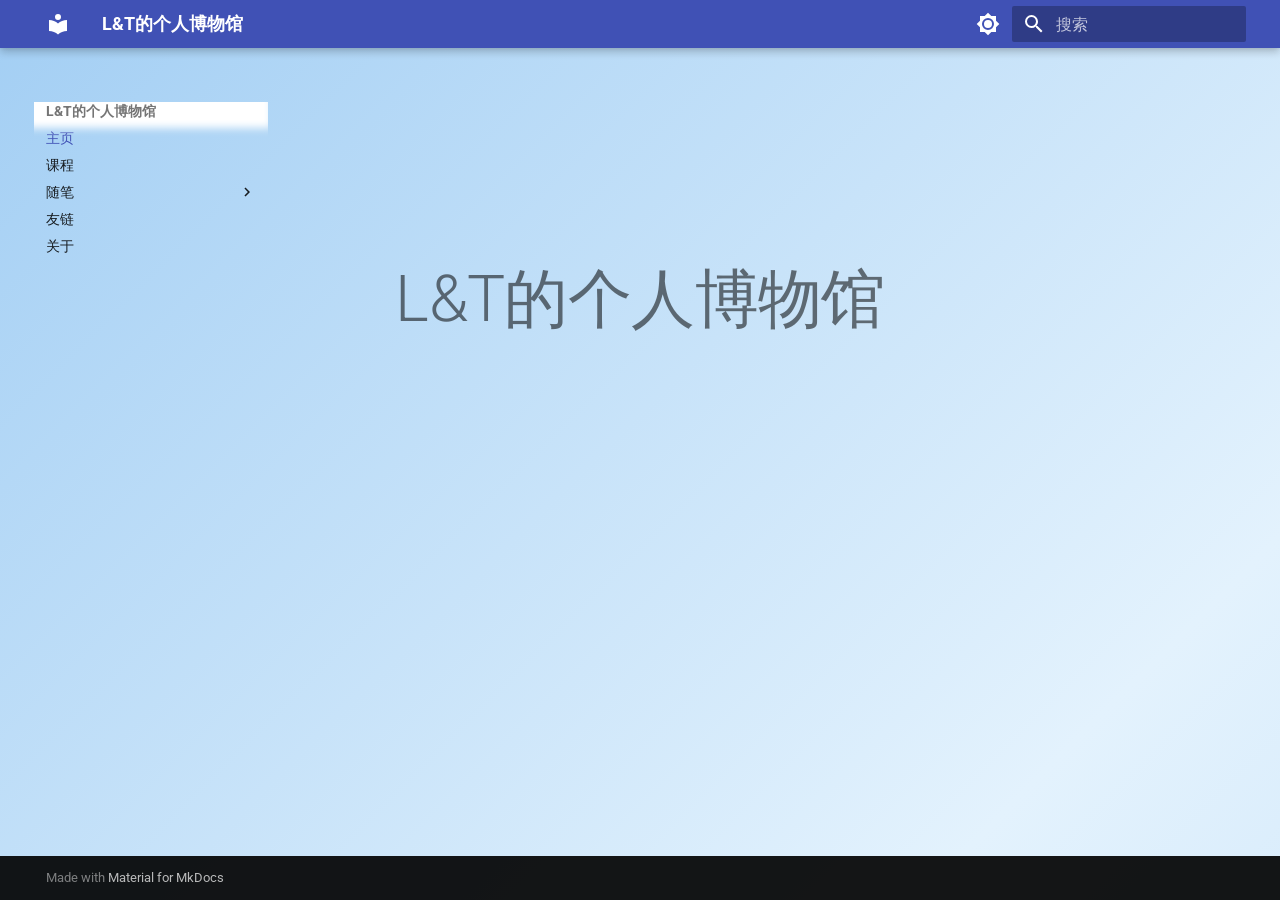
<file: index.html>
<!doctype html>
<html lang="zh" class="no-js">
  <head>
    
      <meta charset="utf-8">
      <meta name="viewport" content="width=device-width,initial-scale=1">
      
        <meta name="description" content="一个记录学习与生活的小站">
      
      
      
      
      
        <link rel="next" href="course/">
      
      
        
      
      
      <link rel="icon" href="assets/images/favicon.png">
      <meta name="generator" content="mkdocs-1.6.1, mkdocs-material-9.7.7">
    
    
      
        <title>L&T的个人博物馆</title>
      
    
    
      <link rel="stylesheet" href="assets/stylesheets/main.ec1eaa64.min.css">
      
        
        <link rel="stylesheet" href="assets/stylesheets/palette.ab4e12ef.min.css">
      
      


    
    
      
    
    
      
        
        
        <link rel="preconnect" href="https://fonts.gstatic.com" crossorigin>
        <link rel="stylesheet" href="https://fonts.googleapis.com/css?family=Roboto:300,300i,400,400i,700,700i%7CRoboto+Mono:400,400i,700,700i&display=fallback">
        <style>:root{--md-text-font:"Roboto";--md-code-font:"Roboto Mono"}</style>
      
    
    
    <script>__md_scope=new URL(".",location),__md_hash=e=>[...e].reduce(((e,_)=>(e<<5)-e+_.charCodeAt(0)),0),__md_get=(e,_=localStorage,t=__md_scope)=>JSON.parse(_.getItem(t.pathname+"."+e)),__md_set=(e,_,t=localStorage,a=__md_scope)=>{try{t.setItem(a.pathname+"."+e,JSON.stringify(_))}catch(e){}}</script>
    
      

    
    
  <link rel="stylesheet" href="./stylesheets/extra.css" />

  </head>
  
  
    
    
      
    
    
    
    
    <body dir="ltr" data-md-color-scheme="default" data-md-color-primary="indigo" data-md-color-accent="indigo">
  
    
    <input class="md-toggle" data-md-toggle="drawer" type="checkbox" id="__drawer" autocomplete="off">
    <input class="md-toggle" data-md-toggle="search" type="checkbox" id="__search" autocomplete="off">
    <label class="md-overlay" for="__drawer"></label>
    <div data-md-component="skip">
      
    </div>
    <div data-md-component="announce">
      
    </div>
    
    
      

  

<header class="md-header md-header--shadow" data-md-component="header">
  <nav class="md-header__inner md-grid" aria-label="页眉">
    <a href="." title="L&amp;T的个人博物馆" class="md-header__button md-logo" aria-label="L&T的个人博物馆" data-md-component="logo">
      
  
  <svg xmlns="http://www.w3.org/2000/svg" viewBox="0 0 24 24"><path d="M12 8a3 3 0 0 0 3-3 3 3 0 0 0-3-3 3 3 0 0 0-3 3 3 3 0 0 0 3 3m0 3.54C9.64 9.35 6.5 8 3 8v11c3.5 0 6.64 1.35 9 3.54 2.36-2.19 5.5-3.54 9-3.54V8c-3.5 0-6.64 1.35-9 3.54"/></svg>

    </a>
    <label class="md-header__button md-icon" for="__drawer">
      
      <svg xmlns="http://www.w3.org/2000/svg" viewBox="0 0 24 24"><path d="M3 6h18v2H3zm0 5h18v2H3zm0 5h18v2H3z"/></svg>
    </label>
    <div class="md-header__title" data-md-component="header-title">
      <div class="md-header__ellipsis">
        <div class="md-header__topic">
          <span class="md-ellipsis">
            L&T的个人博物馆
          </span>
        </div>
        <div class="md-header__topic" data-md-component="header-topic">
          <span class="md-ellipsis">
            
              主页
            
          </span>
        </div>
      </div>
    </div>
    
      
        <form class="md-header__option" data-md-component="palette">
  
    
    
    
    <input class="md-option" data-md-color-media="" data-md-color-scheme="default" data-md-color-primary="indigo" data-md-color-accent="indigo"  aria-label="切换至深色模式"  type="radio" name="__palette" id="__palette_0">
    
      <label class="md-header__button md-icon" title="切换至深色模式" for="__palette_1" hidden>
        <svg xmlns="http://www.w3.org/2000/svg" viewBox="0 0 24 24"><path d="M12 8a4 4 0 0 0-4 4 4 4 0 0 0 4 4 4 4 0 0 0 4-4 4 4 0 0 0-4-4m0 10a6 6 0 0 1-6-6 6 6 0 0 1 6-6 6 6 0 0 1 6 6 6 6 0 0 1-6 6m8-9.31V4h-4.69L12 .69 8.69 4H4v4.69L.69 12 4 15.31V20h4.69L12 23.31 15.31 20H20v-4.69L23.31 12z"/></svg>
      </label>
    
  
    
    
    
    <input class="md-option" data-md-color-media="" data-md-color-scheme="slate" data-md-color-primary="indigo" data-md-color-accent="indigo"  aria-label="切换至浅色模式"  type="radio" name="__palette" id="__palette_1">
    
      <label class="md-header__button md-icon" title="切换至浅色模式" for="__palette_0" hidden>
        <svg xmlns="http://www.w3.org/2000/svg" viewBox="0 0 24 24"><path d="M12 18c-.89 0-1.74-.2-2.5-.55C11.56 16.5 13 14.42 13 12s-1.44-4.5-3.5-5.45C10.26 6.2 11.11 6 12 6a6 6 0 0 1 6 6 6 6 0 0 1-6 6m8-9.31V4h-4.69L12 .69 8.69 4H4v4.69L.69 12 4 15.31V20h4.69L12 23.31 15.31 20H20v-4.69L23.31 12z"/></svg>
      </label>
    
  
</form>
      
    
    
      <script>var palette=__md_get("__palette");if(palette&&palette.color){if("(prefers-color-scheme)"===palette.color.media){var media=matchMedia("(prefers-color-scheme: light)"),input=document.querySelector(media.matches?"[data-md-color-media='(prefers-color-scheme: light)']":"[data-md-color-media='(prefers-color-scheme: dark)']");palette.color.media=input.getAttribute("data-md-color-media"),palette.color.scheme=input.getAttribute("data-md-color-scheme"),palette.color.primary=input.getAttribute("data-md-color-primary"),palette.color.accent=input.getAttribute("data-md-color-accent")}for(var[key,value]of Object.entries(palette.color))document.body.setAttribute("data-md-color-"+key,value)}</script>
    
    
    
      
      
        <label class="md-header__button md-icon" for="__search">
          
          <svg xmlns="http://www.w3.org/2000/svg" viewBox="0 0 24 24"><path d="M9.5 3A6.5 6.5 0 0 1 16 9.5c0 1.61-.59 3.09-1.56 4.23l.27.27h.79l5 5-1.5 1.5-5-5v-.79l-.27-.27A6.52 6.52 0 0 1 9.5 16 6.5 6.5 0 0 1 3 9.5 6.5 6.5 0 0 1 9.5 3m0 2C7 5 5 7 5 9.5S7 14 9.5 14 14 12 14 9.5 12 5 9.5 5"/></svg>
        </label>
        <div class="md-search" data-md-component="search" role="dialog">
  <label class="md-search__overlay" for="__search"></label>
  <div class="md-search__inner" role="search">
    <form class="md-search__form" name="search">
      <input type="text" class="md-search__input" name="query" aria-label="搜索" placeholder="搜索" autocapitalize="off" autocorrect="off" autocomplete="off" spellcheck="false" data-md-component="search-query" required>
      <label class="md-search__icon md-icon" for="__search">
        
        <svg xmlns="http://www.w3.org/2000/svg" viewBox="0 0 24 24"><path d="M9.5 3A6.5 6.5 0 0 1 16 9.5c0 1.61-.59 3.09-1.56 4.23l.27.27h.79l5 5-1.5 1.5-5-5v-.79l-.27-.27A6.52 6.52 0 0 1 9.5 16 6.5 6.5 0 0 1 3 9.5 6.5 6.5 0 0 1 9.5 3m0 2C7 5 5 7 5 9.5S7 14 9.5 14 14 12 14 9.5 12 5 9.5 5"/></svg>
        
        <svg xmlns="http://www.w3.org/2000/svg" viewBox="0 0 24 24"><path d="M20 11v2H8l5.5 5.5-1.42 1.42L4.16 12l7.92-7.92L13.5 5.5 8 11z"/></svg>
      </label>
      <nav class="md-search__options" aria-label="查找">
        
        <button type="reset" class="md-search__icon md-icon" title="清空当前内容" aria-label="清空当前内容" tabindex="-1">
          
          <svg xmlns="http://www.w3.org/2000/svg" viewBox="0 0 24 24"><path d="M19 6.41 17.59 5 12 10.59 6.41 5 5 6.41 10.59 12 5 17.59 6.41 19 12 13.41 17.59 19 19 17.59 13.41 12z"/></svg>
        </button>
      </nav>
      
    </form>
    <div class="md-search__output">
      <div class="md-search__scrollwrap" tabindex="0" data-md-scrollfix>
        <div class="md-search-result" data-md-component="search-result">
          <div class="md-search-result__meta">
            正在初始化搜索引擎
          </div>
          <ol class="md-search-result__list" role="presentation"></ol>
        </div>
      </div>
    </div>
  </div>
</div>
      
    
    
  </nav>
  
</header>
    
    <div class="md-container" data-md-component="container">
      
      
        
          
        
      
      <main class="md-main" data-md-component="main">
        <div class="md-main__inner md-grid">
          
            
              
              <div class="md-sidebar md-sidebar--primary" data-md-component="sidebar" data-md-type="navigation" >
                <div class="md-sidebar__scrollwrap">
                  <div class="md-sidebar__inner">
                    



<nav class="md-nav md-nav--primary" aria-label="导航栏" data-md-level="0">
  <label class="md-nav__title" for="__drawer">
    <a href="." title="L&amp;T的个人博物馆" class="md-nav__button md-logo" aria-label="L&T的个人博物馆" data-md-component="logo">
      
  
  <svg xmlns="http://www.w3.org/2000/svg" viewBox="0 0 24 24"><path d="M12 8a3 3 0 0 0 3-3 3 3 0 0 0-3-3 3 3 0 0 0-3 3 3 3 0 0 0 3 3m0 3.54C9.64 9.35 6.5 8 3 8v11c3.5 0 6.64 1.35 9 3.54 2.36-2.19 5.5-3.54 9-3.54V8c-3.5 0-6.64 1.35-9 3.54"/></svg>

    </a>
    L&T的个人博物馆
  </label>
  
  <ul class="md-nav__list" data-md-scrollfix>
    
      
      
  
  
    
  
  
  
    <li class="md-nav__item md-nav__item--active">
      
      <input class="md-nav__toggle md-toggle" type="checkbox" id="__toc">
      
      
      
      <a href="." class="md-nav__link md-nav__link--active">
        
  
  
  <span class="md-ellipsis">
    
  
    主页
  

    
  </span>
  
  

      </a>
      
    </li>
  

    
      
      
  
  
  
  
    <li class="md-nav__item">
      <a href="course/" class="md-nav__link">
        
  
  
  <span class="md-ellipsis">
    
  
    课程
  

    
  </span>
  
  

      </a>
    </li>
  

    
      
      
  
  
  
  
    
    
    
    
    
    <li class="md-nav__item md-nav__item--nested">
      
        
        
        <input class="md-nav__toggle md-toggle " type="checkbox" id="__nav_3" >
        
          
          <label class="md-nav__link" for="__nav_3" id="__nav_3_label" tabindex="0">
            
  
  
  <span class="md-ellipsis">
    
  
    随笔
  

    
  </span>
  
  

            <span class="md-nav__icon md-icon"></span>
          </label>
        
        <nav class="md-nav" data-md-level="1" aria-labelledby="__nav_3_label" aria-expanded="false">
          <label class="md-nav__title" for="__nav_3">
            <span class="md-nav__icon md-icon"></span>
            
  
    随笔
  

          </label>
          <ul class="md-nav__list" data-md-scrollfix>
            
              
                
  
  
  
  
    <li class="md-nav__item">
      <a href="essay/" class="md-nav__link">
        
  
  
  <span class="md-ellipsis">
    
  
    随笔首页
  

    
  </span>
  
  

      </a>
    </li>
  

              
            
              
                
  
  
  
  
    <li class="md-nav__item">
      <a href="essay/travel/" class="md-nav__link">
        
  
  
  <span class="md-ellipsis">
    
  
    行者无疆
  

    
  </span>
  
  

      </a>
    </li>
  

              
            
              
                
  
  
  
  
    <li class="md-nav__item">
      <a href="essay/film/" class="md-nav__link">
        
  
  
  <span class="md-ellipsis">
    
  
    光影留痕
  

    
  </span>
  
  

      </a>
    </li>
  

              
            
              
                
  
  
  
  
    <li class="md-nav__item">
      <a href="essay/book/" class="md-nav__link">
        
  
  
  <span class="md-ellipsis">
    
  
    笔墨生香
  

    
  </span>
  
  

      </a>
    </li>
  

              
            
              
                
  
  
  
  
    <li class="md-nav__item">
      <a href="essay/society/" class="md-nav__link">
        
  
  
  <span class="md-ellipsis">
    
  
    社会百态
  

    
  </span>
  
  

      </a>
    </li>
  

              
            
              
                
  
  
  
  
    <li class="md-nav__item">
      <a href="essay/life/" class="md-nav__link">
        
  
  
  <span class="md-ellipsis">
    
  
    生活点滴
  

    
  </span>
  
  

      </a>
    </li>
  

              
            
          </ul>
        </nav>
      
    </li>
  

    
      
      
  
  
  
  
    <li class="md-nav__item">
      <a href="friends/" class="md-nav__link">
        
  
  
  <span class="md-ellipsis">
    
  
    友链
  

    
  </span>
  
  

      </a>
    </li>
  

    
      
      
  
  
  
  
    <li class="md-nav__item">
      <a href="about/" class="md-nav__link">
        
  
  
  <span class="md-ellipsis">
    
  
    关于
  

    
  </span>
  
  

      </a>
    </li>
  

    
  </ul>
</nav>
                  </div>
                </div>
              </div>
            
            
              
              <div class="md-sidebar md-sidebar--secondary" data-md-component="sidebar" data-md-type="toc" >
                <div class="md-sidebar__scrollwrap">
                  <div class="md-sidebar__inner">
                    

<nav class="md-nav md-nav--secondary" aria-label="目录">
  
  
  
  
</nav>
                  </div>
                </div>
              </div>
            
          
          
            <div class="md-content" data-md-component="content">
              
              <article class="md-content__inner md-typeset">
                
                  



<div align="center" style="margin-top: 160px;">
  <h1 style="font-size: 4em; font-weight: 300;">L&T的个人博物馆</h1>
</div>







  
  






                
              </article>
            </div>
          
          
<script>var target=document.getElementById(location.hash.slice(1));target&&target.name&&(target.checked=target.name.startsWith("__tabbed_"))</script>
        </div>
        
      </main>
      
        <footer class="md-footer">
  
  <div class="md-footer-meta md-typeset">
    <div class="md-footer-meta__inner md-grid">
      <div class="md-copyright">
  
  
    Made with
    <a href="https://squidfunk.github.io/mkdocs-material/" target="_blank" rel="noopener">
      Material for MkDocs
    </a>
  
</div>
      
    </div>
  </div>
</footer>
      
    </div>
    <div class="md-dialog" data-md-component="dialog">
      <div class="md-dialog__inner md-typeset"></div>
    </div>
    
    
    
      
      
      <script id="__config" type="application/json">{"annotate": null, "base": ".", "features": [], "search": "assets/javascripts/workers/search.2c215733.min.js", "tags": null, "translations": {"clipboard.copied": "\u5df2\u590d\u5236", "clipboard.copy": "\u590d\u5236", "search.result.more.one": "\u5728\u8be5\u9875\u4e0a\u8fd8\u6709 1 \u4e2a\u7b26\u5408\u6761\u4ef6\u7684\u7ed3\u679c", "search.result.more.other": "\u5728\u8be5\u9875\u4e0a\u8fd8\u6709 # \u4e2a\u7b26\u5408\u6761\u4ef6\u7684\u7ed3\u679c", "search.result.none": "\u6ca1\u6709\u627e\u5230\u7b26\u5408\u6761\u4ef6\u7684\u7ed3\u679c", "search.result.one": "\u627e\u5230 1 \u4e2a\u7b26\u5408\u6761\u4ef6\u7684\u7ed3\u679c", "search.result.other": "# \u4e2a\u7b26\u5408\u6761\u4ef6\u7684\u7ed3\u679c", "search.result.placeholder": "\u952e\u5165\u4ee5\u5f00\u59cb\u641c\u7d22", "search.result.term.missing": "\u7f3a\u5c11", "select.version": "\u9009\u62e9\u5f53\u524d\u7248\u672c"}, "version": null}</script>
    
    
      <script src="assets/javascripts/bundle.d7400e89.min.js"></script>
      
    
  </body>
</html>
</file>
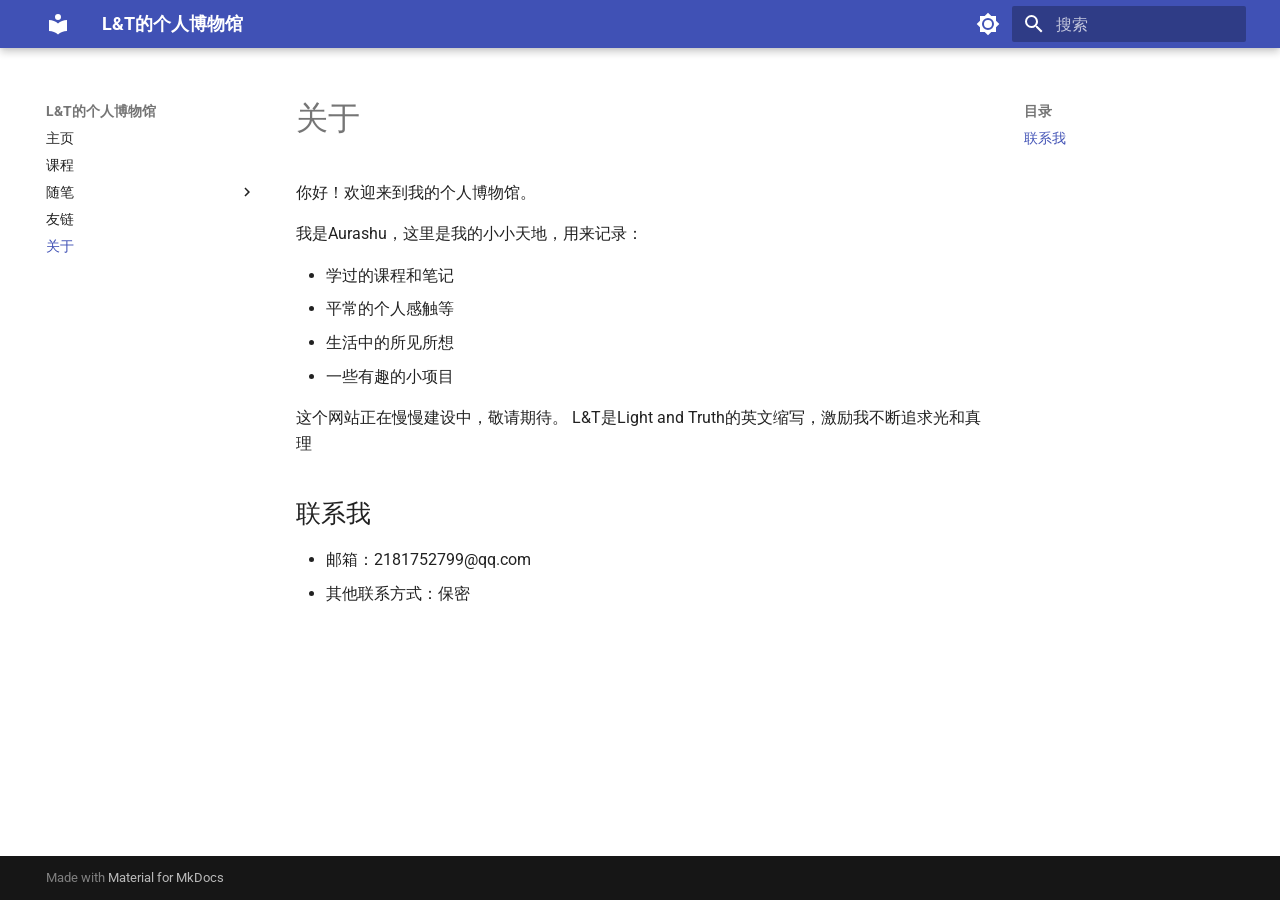
<file: about/index.html>
<!doctype html>
<html lang="zh" class="no-js">
  <head>
    
      <meta charset="utf-8">
      <meta name="viewport" content="width=device-width,initial-scale=1">
      
        <meta name="description" content="一个记录学习与生活的小站">
      
      
      
      
        <link rel="prev" href="../friends/">
      
      
      
        
      
      
      <link rel="icon" href="../assets/images/favicon.png">
      <meta name="generator" content="mkdocs-1.6.1, mkdocs-material-9.7.7">
    
    
      
        <title>关于 - L&T的个人博物馆</title>
      
    
    
      <link rel="stylesheet" href="../assets/stylesheets/main.ec1eaa64.min.css">
      
        
        <link rel="stylesheet" href="../assets/stylesheets/palette.ab4e12ef.min.css">
      
      


    
    
      
    
    
      
        
        
        <link rel="preconnect" href="https://fonts.gstatic.com" crossorigin>
        <link rel="stylesheet" href="https://fonts.googleapis.com/css?family=Roboto:300,300i,400,400i,700,700i%7CRoboto+Mono:400,400i,700,700i&display=fallback">
        <style>:root{--md-text-font:"Roboto";--md-code-font:"Roboto Mono"}</style>
      
    
    
    <script>__md_scope=new URL("..",location),__md_hash=e=>[...e].reduce(((e,_)=>(e<<5)-e+_.charCodeAt(0)),0),__md_get=(e,_=localStorage,t=__md_scope)=>JSON.parse(_.getItem(t.pathname+"."+e)),__md_set=(e,_,t=localStorage,a=__md_scope)=>{try{t.setItem(a.pathname+"."+e,JSON.stringify(_))}catch(e){}}</script>
    
      

    
    
  </head>
  
  
    
    
      
    
    
    
    
    <body dir="ltr" data-md-color-scheme="default" data-md-color-primary="indigo" data-md-color-accent="indigo">
  
    
    <input class="md-toggle" data-md-toggle="drawer" type="checkbox" id="__drawer" autocomplete="off">
    <input class="md-toggle" data-md-toggle="search" type="checkbox" id="__search" autocomplete="off">
    <label class="md-overlay" for="__drawer"></label>
    <div data-md-component="skip">
      
        
        <a href="#_1" class="md-skip">
          跳转至
        </a>
      
    </div>
    <div data-md-component="announce">
      
    </div>
    
    
      

  

<header class="md-header md-header--shadow" data-md-component="header">
  <nav class="md-header__inner md-grid" aria-label="页眉">
    <a href=".." title="L&amp;T的个人博物馆" class="md-header__button md-logo" aria-label="L&T的个人博物馆" data-md-component="logo">
      
  
  <svg xmlns="http://www.w3.org/2000/svg" viewBox="0 0 24 24"><path d="M12 8a3 3 0 0 0 3-3 3 3 0 0 0-3-3 3 3 0 0 0-3 3 3 3 0 0 0 3 3m0 3.54C9.64 9.35 6.5 8 3 8v11c3.5 0 6.64 1.35 9 3.54 2.36-2.19 5.5-3.54 9-3.54V8c-3.5 0-6.64 1.35-9 3.54"/></svg>

    </a>
    <label class="md-header__button md-icon" for="__drawer">
      
      <svg xmlns="http://www.w3.org/2000/svg" viewBox="0 0 24 24"><path d="M3 6h18v2H3zm0 5h18v2H3zm0 5h18v2H3z"/></svg>
    </label>
    <div class="md-header__title" data-md-component="header-title">
      <div class="md-header__ellipsis">
        <div class="md-header__topic">
          <span class="md-ellipsis">
            L&T的个人博物馆
          </span>
        </div>
        <div class="md-header__topic" data-md-component="header-topic">
          <span class="md-ellipsis">
            
              关于
            
          </span>
        </div>
      </div>
    </div>
    
      
        <form class="md-header__option" data-md-component="palette">
  
    
    
    
    <input class="md-option" data-md-color-media="" data-md-color-scheme="default" data-md-color-primary="indigo" data-md-color-accent="indigo"  aria-label="切换至深色模式"  type="radio" name="__palette" id="__palette_0">
    
      <label class="md-header__button md-icon" title="切换至深色模式" for="__palette_1" hidden>
        <svg xmlns="http://www.w3.org/2000/svg" viewBox="0 0 24 24"><path d="M12 8a4 4 0 0 0-4 4 4 4 0 0 0 4 4 4 4 0 0 0 4-4 4 4 0 0 0-4-4m0 10a6 6 0 0 1-6-6 6 6 0 0 1 6-6 6 6 0 0 1 6 6 6 6 0 0 1-6 6m8-9.31V4h-4.69L12 .69 8.69 4H4v4.69L.69 12 4 15.31V20h4.69L12 23.31 15.31 20H20v-4.69L23.31 12z"/></svg>
      </label>
    
  
    
    
    
    <input class="md-option" data-md-color-media="" data-md-color-scheme="slate" data-md-color-primary="indigo" data-md-color-accent="indigo"  aria-label="切换至浅色模式"  type="radio" name="__palette" id="__palette_1">
    
      <label class="md-header__button md-icon" title="切换至浅色模式" for="__palette_0" hidden>
        <svg xmlns="http://www.w3.org/2000/svg" viewBox="0 0 24 24"><path d="M12 18c-.89 0-1.74-.2-2.5-.55C11.56 16.5 13 14.42 13 12s-1.44-4.5-3.5-5.45C10.26 6.2 11.11 6 12 6a6 6 0 0 1 6 6 6 6 0 0 1-6 6m8-9.31V4h-4.69L12 .69 8.69 4H4v4.69L.69 12 4 15.31V20h4.69L12 23.31 15.31 20H20v-4.69L23.31 12z"/></svg>
      </label>
    
  
</form>
      
    
    
      <script>var palette=__md_get("__palette");if(palette&&palette.color){if("(prefers-color-scheme)"===palette.color.media){var media=matchMedia("(prefers-color-scheme: light)"),input=document.querySelector(media.matches?"[data-md-color-media='(prefers-color-scheme: light)']":"[data-md-color-media='(prefers-color-scheme: dark)']");palette.color.media=input.getAttribute("data-md-color-media"),palette.color.scheme=input.getAttribute("data-md-color-scheme"),palette.color.primary=input.getAttribute("data-md-color-primary"),palette.color.accent=input.getAttribute("data-md-color-accent")}for(var[key,value]of Object.entries(palette.color))document.body.setAttribute("data-md-color-"+key,value)}</script>
    
    
    
      
      
        <label class="md-header__button md-icon" for="__search">
          
          <svg xmlns="http://www.w3.org/2000/svg" viewBox="0 0 24 24"><path d="M9.5 3A6.5 6.5 0 0 1 16 9.5c0 1.61-.59 3.09-1.56 4.23l.27.27h.79l5 5-1.5 1.5-5-5v-.79l-.27-.27A6.52 6.52 0 0 1 9.5 16 6.5 6.5 0 0 1 3 9.5 6.5 6.5 0 0 1 9.5 3m0 2C7 5 5 7 5 9.5S7 14 9.5 14 14 12 14 9.5 12 5 9.5 5"/></svg>
        </label>
        <div class="md-search" data-md-component="search" role="dialog">
  <label class="md-search__overlay" for="__search"></label>
  <div class="md-search__inner" role="search">
    <form class="md-search__form" name="search">
      <input type="text" class="md-search__input" name="query" aria-label="搜索" placeholder="搜索" autocapitalize="off" autocorrect="off" autocomplete="off" spellcheck="false" data-md-component="search-query" required>
      <label class="md-search__icon md-icon" for="__search">
        
        <svg xmlns="http://www.w3.org/2000/svg" viewBox="0 0 24 24"><path d="M9.5 3A6.5 6.5 0 0 1 16 9.5c0 1.61-.59 3.09-1.56 4.23l.27.27h.79l5 5-1.5 1.5-5-5v-.79l-.27-.27A6.52 6.52 0 0 1 9.5 16 6.5 6.5 0 0 1 3 9.5 6.5 6.5 0 0 1 9.5 3m0 2C7 5 5 7 5 9.5S7 14 9.5 14 14 12 14 9.5 12 5 9.5 5"/></svg>
        
        <svg xmlns="http://www.w3.org/2000/svg" viewBox="0 0 24 24"><path d="M20 11v2H8l5.5 5.5-1.42 1.42L4.16 12l7.92-7.92L13.5 5.5 8 11z"/></svg>
      </label>
      <nav class="md-search__options" aria-label="查找">
        
        <button type="reset" class="md-search__icon md-icon" title="清空当前内容" aria-label="清空当前内容" tabindex="-1">
          
          <svg xmlns="http://www.w3.org/2000/svg" viewBox="0 0 24 24"><path d="M19 6.41 17.59 5 12 10.59 6.41 5 5 6.41 10.59 12 5 17.59 6.41 19 12 13.41 17.59 19 19 17.59 13.41 12z"/></svg>
        </button>
      </nav>
      
    </form>
    <div class="md-search__output">
      <div class="md-search__scrollwrap" tabindex="0" data-md-scrollfix>
        <div class="md-search-result" data-md-component="search-result">
          <div class="md-search-result__meta">
            正在初始化搜索引擎
          </div>
          <ol class="md-search-result__list" role="presentation"></ol>
        </div>
      </div>
    </div>
  </div>
</div>
      
    
    
  </nav>
  
</header>
    
    <div class="md-container" data-md-component="container">
      
      
        
          
        
      
      <main class="md-main" data-md-component="main">
        <div class="md-main__inner md-grid">
          
            
              
              <div class="md-sidebar md-sidebar--primary" data-md-component="sidebar" data-md-type="navigation" >
                <div class="md-sidebar__scrollwrap">
                  <div class="md-sidebar__inner">
                    



<nav class="md-nav md-nav--primary" aria-label="导航栏" data-md-level="0">
  <label class="md-nav__title" for="__drawer">
    <a href=".." title="L&amp;T的个人博物馆" class="md-nav__button md-logo" aria-label="L&T的个人博物馆" data-md-component="logo">
      
  
  <svg xmlns="http://www.w3.org/2000/svg" viewBox="0 0 24 24"><path d="M12 8a3 3 0 0 0 3-3 3 3 0 0 0-3-3 3 3 0 0 0-3 3 3 3 0 0 0 3 3m0 3.54C9.64 9.35 6.5 8 3 8v11c3.5 0 6.64 1.35 9 3.54 2.36-2.19 5.5-3.54 9-3.54V8c-3.5 0-6.64 1.35-9 3.54"/></svg>

    </a>
    L&T的个人博物馆
  </label>
  
  <ul class="md-nav__list" data-md-scrollfix>
    
      
      
  
  
  
  
    <li class="md-nav__item">
      <a href=".." class="md-nav__link">
        
  
  
  <span class="md-ellipsis">
    
  
    主页
  

    
  </span>
  
  

      </a>
    </li>
  

    
      
      
  
  
  
  
    <li class="md-nav__item">
      <a href="../course/" class="md-nav__link">
        
  
  
  <span class="md-ellipsis">
    
  
    课程
  

    
  </span>
  
  

      </a>
    </li>
  

    
      
      
  
  
  
  
    
    
    
    
    
    <li class="md-nav__item md-nav__item--nested">
      
        
        
        <input class="md-nav__toggle md-toggle " type="checkbox" id="__nav_3" >
        
          
          <label class="md-nav__link" for="__nav_3" id="__nav_3_label" tabindex="0">
            
  
  
  <span class="md-ellipsis">
    
  
    随笔
  

    
  </span>
  
  

            <span class="md-nav__icon md-icon"></span>
          </label>
        
        <nav class="md-nav" data-md-level="1" aria-labelledby="__nav_3_label" aria-expanded="false">
          <label class="md-nav__title" for="__nav_3">
            <span class="md-nav__icon md-icon"></span>
            
  
    随笔
  

          </label>
          <ul class="md-nav__list" data-md-scrollfix>
            
              
                
  
  
  
  
    <li class="md-nav__item">
      <a href="../essay/" class="md-nav__link">
        
  
  
  <span class="md-ellipsis">
    
  
    随笔首页
  

    
  </span>
  
  

      </a>
    </li>
  

              
            
              
                
  
  
  
  
    <li class="md-nav__item">
      <a href="../essay/travel/" class="md-nav__link">
        
  
  
  <span class="md-ellipsis">
    
  
    行者无疆
  

    
  </span>
  
  

      </a>
    </li>
  

              
            
              
                
  
  
  
  
    <li class="md-nav__item">
      <a href="../essay/film/" class="md-nav__link">
        
  
  
  <span class="md-ellipsis">
    
  
    光影留痕
  

    
  </span>
  
  

      </a>
    </li>
  

              
            
              
                
  
  
  
  
    <li class="md-nav__item">
      <a href="../essay/book/" class="md-nav__link">
        
  
  
  <span class="md-ellipsis">
    
  
    笔墨生香
  

    
  </span>
  
  

      </a>
    </li>
  

              
            
              
                
  
  
  
  
    <li class="md-nav__item">
      <a href="../essay/society/" class="md-nav__link">
        
  
  
  <span class="md-ellipsis">
    
  
    社会百态
  

    
  </span>
  
  

      </a>
    </li>
  

              
            
              
                
  
  
  
  
    <li class="md-nav__item">
      <a href="../essay/life/" class="md-nav__link">
        
  
  
  <span class="md-ellipsis">
    
  
    生活点滴
  

    
  </span>
  
  

      </a>
    </li>
  

              
            
          </ul>
        </nav>
      
    </li>
  

    
      
      
  
  
  
  
    <li class="md-nav__item">
      <a href="../friends/" class="md-nav__link">
        
  
  
  <span class="md-ellipsis">
    
  
    友链
  

    
  </span>
  
  

      </a>
    </li>
  

    
      
      
  
  
    
  
  
  
    <li class="md-nav__item md-nav__item--active">
      
      <input class="md-nav__toggle md-toggle" type="checkbox" id="__toc">
      
      
        
      
      
        <label class="md-nav__link md-nav__link--active" for="__toc">
          
  
  
  <span class="md-ellipsis">
    
  
    关于
  

    
  </span>
  
  

          <span class="md-nav__icon md-icon"></span>
        </label>
      
      <a href="./" class="md-nav__link md-nav__link--active">
        
  
  
  <span class="md-ellipsis">
    
  
    关于
  

    
  </span>
  
  

      </a>
      
        

<nav class="md-nav md-nav--secondary" aria-label="目录">
  
  
  
    
  
  
    <label class="md-nav__title" for="__toc">
      <span class="md-nav__icon md-icon"></span>
      目录
    </label>
    <ul class="md-nav__list" data-md-component="toc" data-md-scrollfix>
      
        <li class="md-nav__item">
  <a href="#_2" class="md-nav__link">
    <span class="md-ellipsis">
      
        联系我
      
    </span>
  </a>
  
</li>
      
    </ul>
  
</nav>
      
    </li>
  

    
  </ul>
</nav>
                  </div>
                </div>
              </div>
            
            
              
              <div class="md-sidebar md-sidebar--secondary" data-md-component="sidebar" data-md-type="toc" >
                <div class="md-sidebar__scrollwrap">
                  <div class="md-sidebar__inner">
                    

<nav class="md-nav md-nav--secondary" aria-label="目录">
  
  
  
    
  
  
    <label class="md-nav__title" for="__toc">
      <span class="md-nav__icon md-icon"></span>
      目录
    </label>
    <ul class="md-nav__list" data-md-component="toc" data-md-scrollfix>
      
        <li class="md-nav__item">
  <a href="#_2" class="md-nav__link">
    <span class="md-ellipsis">
      
        联系我
      
    </span>
  </a>
  
</li>
      
    </ul>
  
</nav>
                  </div>
                </div>
              </div>
            
          
          
            <div class="md-content" data-md-component="content">
              
              <article class="md-content__inner md-typeset">
                
                  



<h1 id="_1">关于</h1>
<p>你好！欢迎来到我的个人博物馆。</p>
<p>我是Aurashu，这里是我的小小天地，用来记录：</p>
<ul>
<li>学过的课程和笔记</li>
<li>平常的个人感触等</li>
<li>生活中的所见所想</li>
<li>一些有趣的小项目</li>
</ul>
<p>这个网站正在慢慢建设中，敬请期待。
L&amp;T是Light and Truth的英文缩写，激励我不断追求光和真理</p>
<h2 id="_2">联系我</h2>
<ul>
<li>邮箱：2181752799@qq.com</li>
<li>其他联系方式：保密</li>
</ul>












                
              </article>
            </div>
          
          
<script>var target=document.getElementById(location.hash.slice(1));target&&target.name&&(target.checked=target.name.startsWith("__tabbed_"))</script>
        </div>
        
      </main>
      
        <footer class="md-footer">
  
  <div class="md-footer-meta md-typeset">
    <div class="md-footer-meta__inner md-grid">
      <div class="md-copyright">
  
  
    Made with
    <a href="https://squidfunk.github.io/mkdocs-material/" target="_blank" rel="noopener">
      Material for MkDocs
    </a>
  
</div>
      
    </div>
  </div>
</footer>
      
    </div>
    <div class="md-dialog" data-md-component="dialog">
      <div class="md-dialog__inner md-typeset"></div>
    </div>
    
    
    
      
      
      <script id="__config" type="application/json">{"annotate": null, "base": "..", "features": [], "search": "../assets/javascripts/workers/search.2c215733.min.js", "tags": null, "translations": {"clipboard.copied": "\u5df2\u590d\u5236", "clipboard.copy": "\u590d\u5236", "search.result.more.one": "\u5728\u8be5\u9875\u4e0a\u8fd8\u6709 1 \u4e2a\u7b26\u5408\u6761\u4ef6\u7684\u7ed3\u679c", "search.result.more.other": "\u5728\u8be5\u9875\u4e0a\u8fd8\u6709 # \u4e2a\u7b26\u5408\u6761\u4ef6\u7684\u7ed3\u679c", "search.result.none": "\u6ca1\u6709\u627e\u5230\u7b26\u5408\u6761\u4ef6\u7684\u7ed3\u679c", "search.result.one": "\u627e\u5230 1 \u4e2a\u7b26\u5408\u6761\u4ef6\u7684\u7ed3\u679c", "search.result.other": "# \u4e2a\u7b26\u5408\u6761\u4ef6\u7684\u7ed3\u679c", "search.result.placeholder": "\u952e\u5165\u4ee5\u5f00\u59cb\u641c\u7d22", "search.result.term.missing": "\u7f3a\u5c11", "select.version": "\u9009\u62e9\u5f53\u524d\u7248\u672c"}, "version": null}</script>
    
    
      <script src="../assets/javascripts/bundle.d7400e89.min.js"></script>
      
    
  </body>
</html>
</file>
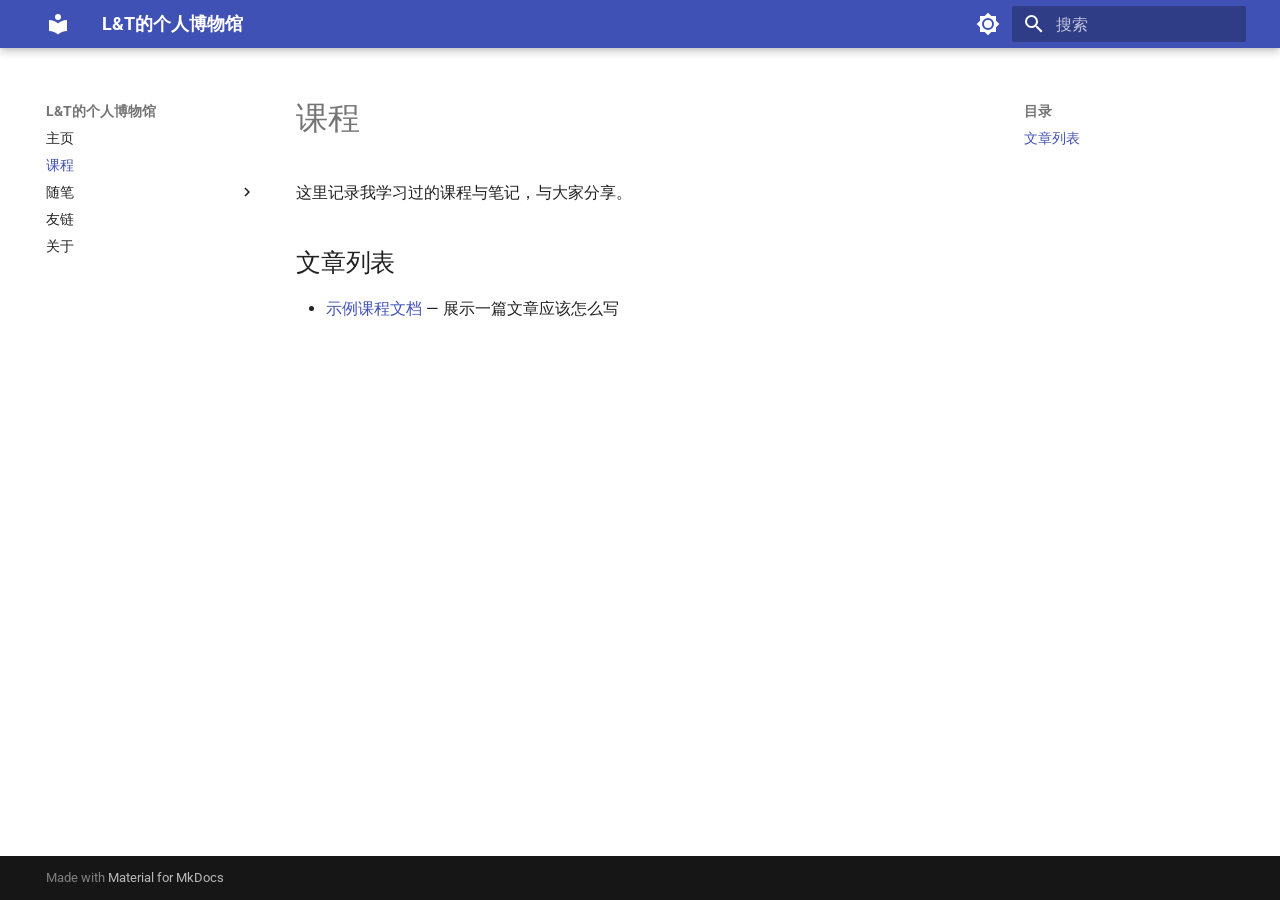
<file: course/index.html>
<!doctype html>
<html lang="zh" class="no-js">
  <head>
    
      <meta charset="utf-8">
      <meta name="viewport" content="width=device-width,initial-scale=1">
      
        <meta name="description" content="一个记录学习与生活的小站">
      
      
      
      
        <link rel="prev" href="..">
      
      
        <link rel="next" href="../essay/">
      
      
        
      
      
      <link rel="icon" href="../assets/images/favicon.png">
      <meta name="generator" content="mkdocs-1.6.1, mkdocs-material-9.7.7">
    
    
      
        <title>课程 - L&T的个人博物馆</title>
      
    
    
      <link rel="stylesheet" href="../assets/stylesheets/main.ec1eaa64.min.css">
      
        
        <link rel="stylesheet" href="../assets/stylesheets/palette.ab4e12ef.min.css">
      
      


    
    
      
    
    
      
        
        
        <link rel="preconnect" href="https://fonts.gstatic.com" crossorigin>
        <link rel="stylesheet" href="https://fonts.googleapis.com/css?family=Roboto:300,300i,400,400i,700,700i%7CRoboto+Mono:400,400i,700,700i&display=fallback">
        <style>:root{--md-text-font:"Roboto";--md-code-font:"Roboto Mono"}</style>
      
    
    
    <script>__md_scope=new URL("..",location),__md_hash=e=>[...e].reduce(((e,_)=>(e<<5)-e+_.charCodeAt(0)),0),__md_get=(e,_=localStorage,t=__md_scope)=>JSON.parse(_.getItem(t.pathname+"."+e)),__md_set=(e,_,t=localStorage,a=__md_scope)=>{try{t.setItem(a.pathname+"."+e,JSON.stringify(_))}catch(e){}}</script>
    
      

    
    
  </head>
  
  
    
    
      
    
    
    
    
    <body dir="ltr" data-md-color-scheme="default" data-md-color-primary="indigo" data-md-color-accent="indigo">
  
    
    <input class="md-toggle" data-md-toggle="drawer" type="checkbox" id="__drawer" autocomplete="off">
    <input class="md-toggle" data-md-toggle="search" type="checkbox" id="__search" autocomplete="off">
    <label class="md-overlay" for="__drawer"></label>
    <div data-md-component="skip">
      
        
        <a href="#_1" class="md-skip">
          跳转至
        </a>
      
    </div>
    <div data-md-component="announce">
      
    </div>
    
    
      

  

<header class="md-header md-header--shadow" data-md-component="header">
  <nav class="md-header__inner md-grid" aria-label="页眉">
    <a href=".." title="L&amp;T的个人博物馆" class="md-header__button md-logo" aria-label="L&T的个人博物馆" data-md-component="logo">
      
  
  <svg xmlns="http://www.w3.org/2000/svg" viewBox="0 0 24 24"><path d="M12 8a3 3 0 0 0 3-3 3 3 0 0 0-3-3 3 3 0 0 0-3 3 3 3 0 0 0 3 3m0 3.54C9.64 9.35 6.5 8 3 8v11c3.5 0 6.64 1.35 9 3.54 2.36-2.19 5.5-3.54 9-3.54V8c-3.5 0-6.64 1.35-9 3.54"/></svg>

    </a>
    <label class="md-header__button md-icon" for="__drawer">
      
      <svg xmlns="http://www.w3.org/2000/svg" viewBox="0 0 24 24"><path d="M3 6h18v2H3zm0 5h18v2H3zm0 5h18v2H3z"/></svg>
    </label>
    <div class="md-header__title" data-md-component="header-title">
      <div class="md-header__ellipsis">
        <div class="md-header__topic">
          <span class="md-ellipsis">
            L&T的个人博物馆
          </span>
        </div>
        <div class="md-header__topic" data-md-component="header-topic">
          <span class="md-ellipsis">
            
              课程
            
          </span>
        </div>
      </div>
    </div>
    
      
        <form class="md-header__option" data-md-component="palette">
  
    
    
    
    <input class="md-option" data-md-color-media="" data-md-color-scheme="default" data-md-color-primary="indigo" data-md-color-accent="indigo"  aria-label="切换至深色模式"  type="radio" name="__palette" id="__palette_0">
    
      <label class="md-header__button md-icon" title="切换至深色模式" for="__palette_1" hidden>
        <svg xmlns="http://www.w3.org/2000/svg" viewBox="0 0 24 24"><path d="M12 8a4 4 0 0 0-4 4 4 4 0 0 0 4 4 4 4 0 0 0 4-4 4 4 0 0 0-4-4m0 10a6 6 0 0 1-6-6 6 6 0 0 1 6-6 6 6 0 0 1 6 6 6 6 0 0 1-6 6m8-9.31V4h-4.69L12 .69 8.69 4H4v4.69L.69 12 4 15.31V20h4.69L12 23.31 15.31 20H20v-4.69L23.31 12z"/></svg>
      </label>
    
  
    
    
    
    <input class="md-option" data-md-color-media="" data-md-color-scheme="slate" data-md-color-primary="indigo" data-md-color-accent="indigo"  aria-label="切换至浅色模式"  type="radio" name="__palette" id="__palette_1">
    
      <label class="md-header__button md-icon" title="切换至浅色模式" for="__palette_0" hidden>
        <svg xmlns="http://www.w3.org/2000/svg" viewBox="0 0 24 24"><path d="M12 18c-.89 0-1.74-.2-2.5-.55C11.56 16.5 13 14.42 13 12s-1.44-4.5-3.5-5.45C10.26 6.2 11.11 6 12 6a6 6 0 0 1 6 6 6 6 0 0 1-6 6m8-9.31V4h-4.69L12 .69 8.69 4H4v4.69L.69 12 4 15.31V20h4.69L12 23.31 15.31 20H20v-4.69L23.31 12z"/></svg>
      </label>
    
  
</form>
      
    
    
      <script>var palette=__md_get("__palette");if(palette&&palette.color){if("(prefers-color-scheme)"===palette.color.media){var media=matchMedia("(prefers-color-scheme: light)"),input=document.querySelector(media.matches?"[data-md-color-media='(prefers-color-scheme: light)']":"[data-md-color-media='(prefers-color-scheme: dark)']");palette.color.media=input.getAttribute("data-md-color-media"),palette.color.scheme=input.getAttribute("data-md-color-scheme"),palette.color.primary=input.getAttribute("data-md-color-primary"),palette.color.accent=input.getAttribute("data-md-color-accent")}for(var[key,value]of Object.entries(palette.color))document.body.setAttribute("data-md-color-"+key,value)}</script>
    
    
    
      
      
        <label class="md-header__button md-icon" for="__search">
          
          <svg xmlns="http://www.w3.org/2000/svg" viewBox="0 0 24 24"><path d="M9.5 3A6.5 6.5 0 0 1 16 9.5c0 1.61-.59 3.09-1.56 4.23l.27.27h.79l5 5-1.5 1.5-5-5v-.79l-.27-.27A6.52 6.52 0 0 1 9.5 16 6.5 6.5 0 0 1 3 9.5 6.5 6.5 0 0 1 9.5 3m0 2C7 5 5 7 5 9.5S7 14 9.5 14 14 12 14 9.5 12 5 9.5 5"/></svg>
        </label>
        <div class="md-search" data-md-component="search" role="dialog">
  <label class="md-search__overlay" for="__search"></label>
  <div class="md-search__inner" role="search">
    <form class="md-search__form" name="search">
      <input type="text" class="md-search__input" name="query" aria-label="搜索" placeholder="搜索" autocapitalize="off" autocorrect="off" autocomplete="off" spellcheck="false" data-md-component="search-query" required>
      <label class="md-search__icon md-icon" for="__search">
        
        <svg xmlns="http://www.w3.org/2000/svg" viewBox="0 0 24 24"><path d="M9.5 3A6.5 6.5 0 0 1 16 9.5c0 1.61-.59 3.09-1.56 4.23l.27.27h.79l5 5-1.5 1.5-5-5v-.79l-.27-.27A6.52 6.52 0 0 1 9.5 16 6.5 6.5 0 0 1 3 9.5 6.5 6.5 0 0 1 9.5 3m0 2C7 5 5 7 5 9.5S7 14 9.5 14 14 12 14 9.5 12 5 9.5 5"/></svg>
        
        <svg xmlns="http://www.w3.org/2000/svg" viewBox="0 0 24 24"><path d="M20 11v2H8l5.5 5.5-1.42 1.42L4.16 12l7.92-7.92L13.5 5.5 8 11z"/></svg>
      </label>
      <nav class="md-search__options" aria-label="查找">
        
        <button type="reset" class="md-search__icon md-icon" title="清空当前内容" aria-label="清空当前内容" tabindex="-1">
          
          <svg xmlns="http://www.w3.org/2000/svg" viewBox="0 0 24 24"><path d="M19 6.41 17.59 5 12 10.59 6.41 5 5 6.41 10.59 12 5 17.59 6.41 19 12 13.41 17.59 19 19 17.59 13.41 12z"/></svg>
        </button>
      </nav>
      
    </form>
    <div class="md-search__output">
      <div class="md-search__scrollwrap" tabindex="0" data-md-scrollfix>
        <div class="md-search-result" data-md-component="search-result">
          <div class="md-search-result__meta">
            正在初始化搜索引擎
          </div>
          <ol class="md-search-result__list" role="presentation"></ol>
        </div>
      </div>
    </div>
  </div>
</div>
      
    
    
  </nav>
  
</header>
    
    <div class="md-container" data-md-component="container">
      
      
        
          
        
      
      <main class="md-main" data-md-component="main">
        <div class="md-main__inner md-grid">
          
            
              
              <div class="md-sidebar md-sidebar--primary" data-md-component="sidebar" data-md-type="navigation" >
                <div class="md-sidebar__scrollwrap">
                  <div class="md-sidebar__inner">
                    



<nav class="md-nav md-nav--primary" aria-label="导航栏" data-md-level="0">
  <label class="md-nav__title" for="__drawer">
    <a href=".." title="L&amp;T的个人博物馆" class="md-nav__button md-logo" aria-label="L&T的个人博物馆" data-md-component="logo">
      
  
  <svg xmlns="http://www.w3.org/2000/svg" viewBox="0 0 24 24"><path d="M12 8a3 3 0 0 0 3-3 3 3 0 0 0-3-3 3 3 0 0 0-3 3 3 3 0 0 0 3 3m0 3.54C9.64 9.35 6.5 8 3 8v11c3.5 0 6.64 1.35 9 3.54 2.36-2.19 5.5-3.54 9-3.54V8c-3.5 0-6.64 1.35-9 3.54"/></svg>

    </a>
    L&T的个人博物馆
  </label>
  
  <ul class="md-nav__list" data-md-scrollfix>
    
      
      
  
  
  
  
    <li class="md-nav__item">
      <a href=".." class="md-nav__link">
        
  
  
  <span class="md-ellipsis">
    
  
    主页
  

    
  </span>
  
  

      </a>
    </li>
  

    
      
      
  
  
    
  
  
  
    <li class="md-nav__item md-nav__item--active">
      
      <input class="md-nav__toggle md-toggle" type="checkbox" id="__toc">
      
      
        
      
      
        <label class="md-nav__link md-nav__link--active" for="__toc">
          
  
  
  <span class="md-ellipsis">
    
  
    课程
  

    
  </span>
  
  

          <span class="md-nav__icon md-icon"></span>
        </label>
      
      <a href="./" class="md-nav__link md-nav__link--active">
        
  
  
  <span class="md-ellipsis">
    
  
    课程
  

    
  </span>
  
  

      </a>
      
        

<nav class="md-nav md-nav--secondary" aria-label="目录">
  
  
  
    
  
  
    <label class="md-nav__title" for="__toc">
      <span class="md-nav__icon md-icon"></span>
      目录
    </label>
    <ul class="md-nav__list" data-md-component="toc" data-md-scrollfix>
      
        <li class="md-nav__item">
  <a href="#_2" class="md-nav__link">
    <span class="md-ellipsis">
      
        文章列表
      
    </span>
  </a>
  
</li>
      
    </ul>
  
</nav>
      
    </li>
  

    
      
      
  
  
  
  
    
    
    
    
    
    <li class="md-nav__item md-nav__item--nested">
      
        
        
        <input class="md-nav__toggle md-toggle " type="checkbox" id="__nav_3" >
        
          
          <label class="md-nav__link" for="__nav_3" id="__nav_3_label" tabindex="0">
            
  
  
  <span class="md-ellipsis">
    
  
    随笔
  

    
  </span>
  
  

            <span class="md-nav__icon md-icon"></span>
          </label>
        
        <nav class="md-nav" data-md-level="1" aria-labelledby="__nav_3_label" aria-expanded="false">
          <label class="md-nav__title" for="__nav_3">
            <span class="md-nav__icon md-icon"></span>
            
  
    随笔
  

          </label>
          <ul class="md-nav__list" data-md-scrollfix>
            
              
                
  
  
  
  
    <li class="md-nav__item">
      <a href="../essay/" class="md-nav__link">
        
  
  
  <span class="md-ellipsis">
    
  
    随笔首页
  

    
  </span>
  
  

      </a>
    </li>
  

              
            
              
                
  
  
  
  
    <li class="md-nav__item">
      <a href="../essay/travel/" class="md-nav__link">
        
  
  
  <span class="md-ellipsis">
    
  
    行者无疆
  

    
  </span>
  
  

      </a>
    </li>
  

              
            
              
                
  
  
  
  
    <li class="md-nav__item">
      <a href="../essay/film/" class="md-nav__link">
        
  
  
  <span class="md-ellipsis">
    
  
    光影留痕
  

    
  </span>
  
  

      </a>
    </li>
  

              
            
              
                
  
  
  
  
    <li class="md-nav__item">
      <a href="../essay/book/" class="md-nav__link">
        
  
  
  <span class="md-ellipsis">
    
  
    笔墨生香
  

    
  </span>
  
  

      </a>
    </li>
  

              
            
              
                
  
  
  
  
    <li class="md-nav__item">
      <a href="../essay/society/" class="md-nav__link">
        
  
  
  <span class="md-ellipsis">
    
  
    社会百态
  

    
  </span>
  
  

      </a>
    </li>
  

              
            
              
                
  
  
  
  
    <li class="md-nav__item">
      <a href="../essay/life/" class="md-nav__link">
        
  
  
  <span class="md-ellipsis">
    
  
    生活点滴
  

    
  </span>
  
  

      </a>
    </li>
  

              
            
          </ul>
        </nav>
      
    </li>
  

    
      
      
  
  
  
  
    <li class="md-nav__item">
      <a href="../friends/" class="md-nav__link">
        
  
  
  <span class="md-ellipsis">
    
  
    友链
  

    
  </span>
  
  

      </a>
    </li>
  

    
      
      
  
  
  
  
    <li class="md-nav__item">
      <a href="../about/" class="md-nav__link">
        
  
  
  <span class="md-ellipsis">
    
  
    关于
  

    
  </span>
  
  

      </a>
    </li>
  

    
  </ul>
</nav>
                  </div>
                </div>
              </div>
            
            
              
              <div class="md-sidebar md-sidebar--secondary" data-md-component="sidebar" data-md-type="toc" >
                <div class="md-sidebar__scrollwrap">
                  <div class="md-sidebar__inner">
                    

<nav class="md-nav md-nav--secondary" aria-label="目录">
  
  
  
    
  
  
    <label class="md-nav__title" for="__toc">
      <span class="md-nav__icon md-icon"></span>
      目录
    </label>
    <ul class="md-nav__list" data-md-component="toc" data-md-scrollfix>
      
        <li class="md-nav__item">
  <a href="#_2" class="md-nav__link">
    <span class="md-ellipsis">
      
        文章列表
      
    </span>
  </a>
  
</li>
      
    </ul>
  
</nav>
                  </div>
                </div>
              </div>
            
          
          
            <div class="md-content" data-md-component="content">
              
              <article class="md-content__inner md-typeset">
                
                  



<h1 id="_1">课程</h1>
<p>这里记录我学习过的课程与笔记，与大家分享。</p>
<h2 id="_2">文章列表</h2>
<ul>
<li><a href="example/">示例课程文档</a> — 展示一篇文章应该怎么写</li>
</ul>












                
              </article>
            </div>
          
          
<script>var target=document.getElementById(location.hash.slice(1));target&&target.name&&(target.checked=target.name.startsWith("__tabbed_"))</script>
        </div>
        
      </main>
      
        <footer class="md-footer">
  
  <div class="md-footer-meta md-typeset">
    <div class="md-footer-meta__inner md-grid">
      <div class="md-copyright">
  
  
    Made with
    <a href="https://squidfunk.github.io/mkdocs-material/" target="_blank" rel="noopener">
      Material for MkDocs
    </a>
  
</div>
      
    </div>
  </div>
</footer>
      
    </div>
    <div class="md-dialog" data-md-component="dialog">
      <div class="md-dialog__inner md-typeset"></div>
    </div>
    
    
    
      
      
      <script id="__config" type="application/json">{"annotate": null, "base": "..", "features": [], "search": "../assets/javascripts/workers/search.2c215733.min.js", "tags": null, "translations": {"clipboard.copied": "\u5df2\u590d\u5236", "clipboard.copy": "\u590d\u5236", "search.result.more.one": "\u5728\u8be5\u9875\u4e0a\u8fd8\u6709 1 \u4e2a\u7b26\u5408\u6761\u4ef6\u7684\u7ed3\u679c", "search.result.more.other": "\u5728\u8be5\u9875\u4e0a\u8fd8\u6709 # \u4e2a\u7b26\u5408\u6761\u4ef6\u7684\u7ed3\u679c", "search.result.none": "\u6ca1\u6709\u627e\u5230\u7b26\u5408\u6761\u4ef6\u7684\u7ed3\u679c", "search.result.one": "\u627e\u5230 1 \u4e2a\u7b26\u5408\u6761\u4ef6\u7684\u7ed3\u679c", "search.result.other": "# \u4e2a\u7b26\u5408\u6761\u4ef6\u7684\u7ed3\u679c", "search.result.placeholder": "\u952e\u5165\u4ee5\u5f00\u59cb\u641c\u7d22", "search.result.term.missing": "\u7f3a\u5c11", "select.version": "\u9009\u62e9\u5f53\u524d\u7248\u672c"}, "version": null}</script>
    
    
      <script src="../assets/javascripts/bundle.d7400e89.min.js"></script>
      
    
  </body>
</html>
</file>
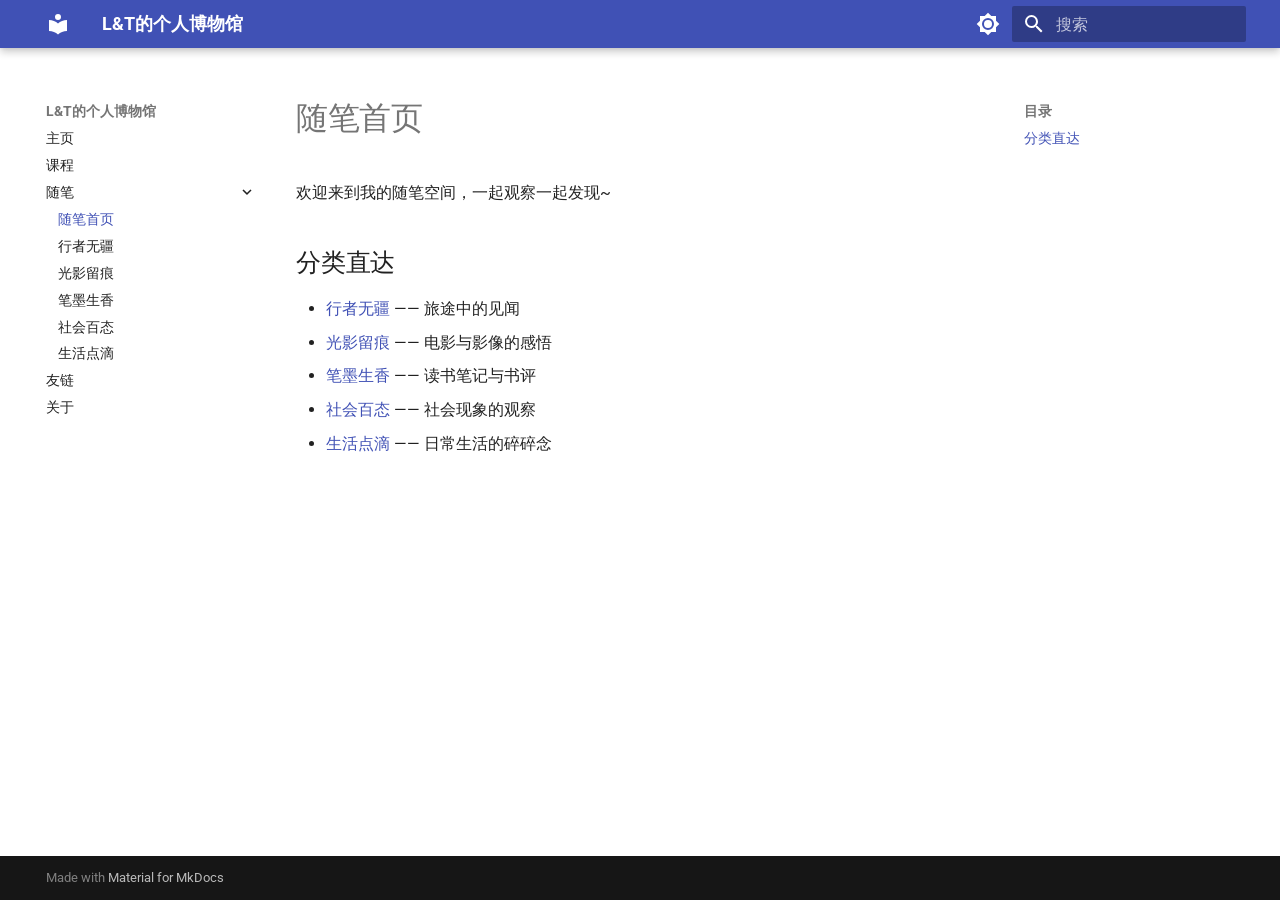
<file: essay/index.html>
<!doctype html>
<html lang="zh" class="no-js">
  <head>
    
      <meta charset="utf-8">
      <meta name="viewport" content="width=device-width,initial-scale=1">
      
        <meta name="description" content="一个记录学习与生活的小站">
      
      
      
      
        <link rel="prev" href="../course/">
      
      
        <link rel="next" href="travel/">
      
      
        
      
      
      <link rel="icon" href="../assets/images/favicon.png">
      <meta name="generator" content="mkdocs-1.6.1, mkdocs-material-9.7.7">
    
    
      
        <title>随笔首页 - L&T的个人博物馆</title>
      
    
    
      <link rel="stylesheet" href="../assets/stylesheets/main.ec1eaa64.min.css">
      
        
        <link rel="stylesheet" href="../assets/stylesheets/palette.ab4e12ef.min.css">
      
      


    
    
      
    
    
      
        
        
        <link rel="preconnect" href="https://fonts.gstatic.com" crossorigin>
        <link rel="stylesheet" href="https://fonts.googleapis.com/css?family=Roboto:300,300i,400,400i,700,700i%7CRoboto+Mono:400,400i,700,700i&display=fallback">
        <style>:root{--md-text-font:"Roboto";--md-code-font:"Roboto Mono"}</style>
      
    
    
    <script>__md_scope=new URL("..",location),__md_hash=e=>[...e].reduce(((e,_)=>(e<<5)-e+_.charCodeAt(0)),0),__md_get=(e,_=localStorage,t=__md_scope)=>JSON.parse(_.getItem(t.pathname+"."+e)),__md_set=(e,_,t=localStorage,a=__md_scope)=>{try{t.setItem(a.pathname+"."+e,JSON.stringify(_))}catch(e){}}</script>
    
      

    
    
  </head>
  
  
    
    
      
    
    
    
    
    <body dir="ltr" data-md-color-scheme="default" data-md-color-primary="indigo" data-md-color-accent="indigo">
  
    
    <input class="md-toggle" data-md-toggle="drawer" type="checkbox" id="__drawer" autocomplete="off">
    <input class="md-toggle" data-md-toggle="search" type="checkbox" id="__search" autocomplete="off">
    <label class="md-overlay" for="__drawer"></label>
    <div data-md-component="skip">
      
        
        <a href="#_1" class="md-skip">
          跳转至
        </a>
      
    </div>
    <div data-md-component="announce">
      
    </div>
    
    
      

  

<header class="md-header md-header--shadow" data-md-component="header">
  <nav class="md-header__inner md-grid" aria-label="页眉">
    <a href=".." title="L&amp;T的个人博物馆" class="md-header__button md-logo" aria-label="L&T的个人博物馆" data-md-component="logo">
      
  
  <svg xmlns="http://www.w3.org/2000/svg" viewBox="0 0 24 24"><path d="M12 8a3 3 0 0 0 3-3 3 3 0 0 0-3-3 3 3 0 0 0-3 3 3 3 0 0 0 3 3m0 3.54C9.64 9.35 6.5 8 3 8v11c3.5 0 6.64 1.35 9 3.54 2.36-2.19 5.5-3.54 9-3.54V8c-3.5 0-6.64 1.35-9 3.54"/></svg>

    </a>
    <label class="md-header__button md-icon" for="__drawer">
      
      <svg xmlns="http://www.w3.org/2000/svg" viewBox="0 0 24 24"><path d="M3 6h18v2H3zm0 5h18v2H3zm0 5h18v2H3z"/></svg>
    </label>
    <div class="md-header__title" data-md-component="header-title">
      <div class="md-header__ellipsis">
        <div class="md-header__topic">
          <span class="md-ellipsis">
            L&T的个人博物馆
          </span>
        </div>
        <div class="md-header__topic" data-md-component="header-topic">
          <span class="md-ellipsis">
            
              随笔首页
            
          </span>
        </div>
      </div>
    </div>
    
      
        <form class="md-header__option" data-md-component="palette">
  
    
    
    
    <input class="md-option" data-md-color-media="" data-md-color-scheme="default" data-md-color-primary="indigo" data-md-color-accent="indigo"  aria-label="切换至深色模式"  type="radio" name="__palette" id="__palette_0">
    
      <label class="md-header__button md-icon" title="切换至深色模式" for="__palette_1" hidden>
        <svg xmlns="http://www.w3.org/2000/svg" viewBox="0 0 24 24"><path d="M12 8a4 4 0 0 0-4 4 4 4 0 0 0 4 4 4 4 0 0 0 4-4 4 4 0 0 0-4-4m0 10a6 6 0 0 1-6-6 6 6 0 0 1 6-6 6 6 0 0 1 6 6 6 6 0 0 1-6 6m8-9.31V4h-4.69L12 .69 8.69 4H4v4.69L.69 12 4 15.31V20h4.69L12 23.31 15.31 20H20v-4.69L23.31 12z"/></svg>
      </label>
    
  
    
    
    
    <input class="md-option" data-md-color-media="" data-md-color-scheme="slate" data-md-color-primary="indigo" data-md-color-accent="indigo"  aria-label="切换至浅色模式"  type="radio" name="__palette" id="__palette_1">
    
      <label class="md-header__button md-icon" title="切换至浅色模式" for="__palette_0" hidden>
        <svg xmlns="http://www.w3.org/2000/svg" viewBox="0 0 24 24"><path d="M12 18c-.89 0-1.74-.2-2.5-.55C11.56 16.5 13 14.42 13 12s-1.44-4.5-3.5-5.45C10.26 6.2 11.11 6 12 6a6 6 0 0 1 6 6 6 6 0 0 1-6 6m8-9.31V4h-4.69L12 .69 8.69 4H4v4.69L.69 12 4 15.31V20h4.69L12 23.31 15.31 20H20v-4.69L23.31 12z"/></svg>
      </label>
    
  
</form>
      
    
    
      <script>var palette=__md_get("__palette");if(palette&&palette.color){if("(prefers-color-scheme)"===palette.color.media){var media=matchMedia("(prefers-color-scheme: light)"),input=document.querySelector(media.matches?"[data-md-color-media='(prefers-color-scheme: light)']":"[data-md-color-media='(prefers-color-scheme: dark)']");palette.color.media=input.getAttribute("data-md-color-media"),palette.color.scheme=input.getAttribute("data-md-color-scheme"),palette.color.primary=input.getAttribute("data-md-color-primary"),palette.color.accent=input.getAttribute("data-md-color-accent")}for(var[key,value]of Object.entries(palette.color))document.body.setAttribute("data-md-color-"+key,value)}</script>
    
    
    
      
      
        <label class="md-header__button md-icon" for="__search">
          
          <svg xmlns="http://www.w3.org/2000/svg" viewBox="0 0 24 24"><path d="M9.5 3A6.5 6.5 0 0 1 16 9.5c0 1.61-.59 3.09-1.56 4.23l.27.27h.79l5 5-1.5 1.5-5-5v-.79l-.27-.27A6.52 6.52 0 0 1 9.5 16 6.5 6.5 0 0 1 3 9.5 6.5 6.5 0 0 1 9.5 3m0 2C7 5 5 7 5 9.5S7 14 9.5 14 14 12 14 9.5 12 5 9.5 5"/></svg>
        </label>
        <div class="md-search" data-md-component="search" role="dialog">
  <label class="md-search__overlay" for="__search"></label>
  <div class="md-search__inner" role="search">
    <form class="md-search__form" name="search">
      <input type="text" class="md-search__input" name="query" aria-label="搜索" placeholder="搜索" autocapitalize="off" autocorrect="off" autocomplete="off" spellcheck="false" data-md-component="search-query" required>
      <label class="md-search__icon md-icon" for="__search">
        
        <svg xmlns="http://www.w3.org/2000/svg" viewBox="0 0 24 24"><path d="M9.5 3A6.5 6.5 0 0 1 16 9.5c0 1.61-.59 3.09-1.56 4.23l.27.27h.79l5 5-1.5 1.5-5-5v-.79l-.27-.27A6.52 6.52 0 0 1 9.5 16 6.5 6.5 0 0 1 3 9.5 6.5 6.5 0 0 1 9.5 3m0 2C7 5 5 7 5 9.5S7 14 9.5 14 14 12 14 9.5 12 5 9.5 5"/></svg>
        
        <svg xmlns="http://www.w3.org/2000/svg" viewBox="0 0 24 24"><path d="M20 11v2H8l5.5 5.5-1.42 1.42L4.16 12l7.92-7.92L13.5 5.5 8 11z"/></svg>
      </label>
      <nav class="md-search__options" aria-label="查找">
        
        <button type="reset" class="md-search__icon md-icon" title="清空当前内容" aria-label="清空当前内容" tabindex="-1">
          
          <svg xmlns="http://www.w3.org/2000/svg" viewBox="0 0 24 24"><path d="M19 6.41 17.59 5 12 10.59 6.41 5 5 6.41 10.59 12 5 17.59 6.41 19 12 13.41 17.59 19 19 17.59 13.41 12z"/></svg>
        </button>
      </nav>
      
    </form>
    <div class="md-search__output">
      <div class="md-search__scrollwrap" tabindex="0" data-md-scrollfix>
        <div class="md-search-result" data-md-component="search-result">
          <div class="md-search-result__meta">
            正在初始化搜索引擎
          </div>
          <ol class="md-search-result__list" role="presentation"></ol>
        </div>
      </div>
    </div>
  </div>
</div>
      
    
    
  </nav>
  
</header>
    
    <div class="md-container" data-md-component="container">
      
      
        
          
        
      
      <main class="md-main" data-md-component="main">
        <div class="md-main__inner md-grid">
          
            
              
              <div class="md-sidebar md-sidebar--primary" data-md-component="sidebar" data-md-type="navigation" >
                <div class="md-sidebar__scrollwrap">
                  <div class="md-sidebar__inner">
                    



<nav class="md-nav md-nav--primary" aria-label="导航栏" data-md-level="0">
  <label class="md-nav__title" for="__drawer">
    <a href=".." title="L&amp;T的个人博物馆" class="md-nav__button md-logo" aria-label="L&T的个人博物馆" data-md-component="logo">
      
  
  <svg xmlns="http://www.w3.org/2000/svg" viewBox="0 0 24 24"><path d="M12 8a3 3 0 0 0 3-3 3 3 0 0 0-3-3 3 3 0 0 0-3 3 3 3 0 0 0 3 3m0 3.54C9.64 9.35 6.5 8 3 8v11c3.5 0 6.64 1.35 9 3.54 2.36-2.19 5.5-3.54 9-3.54V8c-3.5 0-6.64 1.35-9 3.54"/></svg>

    </a>
    L&T的个人博物馆
  </label>
  
  <ul class="md-nav__list" data-md-scrollfix>
    
      
      
  
  
  
  
    <li class="md-nav__item">
      <a href=".." class="md-nav__link">
        
  
  
  <span class="md-ellipsis">
    
  
    主页
  

    
  </span>
  
  

      </a>
    </li>
  

    
      
      
  
  
  
  
    <li class="md-nav__item">
      <a href="../course/" class="md-nav__link">
        
  
  
  <span class="md-ellipsis">
    
  
    课程
  

    
  </span>
  
  

      </a>
    </li>
  

    
      
      
  
  
    
  
  
  
    
    
    
    
    
    <li class="md-nav__item md-nav__item--active md-nav__item--nested">
      
        
        
        <input class="md-nav__toggle md-toggle " type="checkbox" id="__nav_3" checked>
        
          
          <label class="md-nav__link" for="__nav_3" id="__nav_3_label" tabindex="0">
            
  
  
  <span class="md-ellipsis">
    
  
    随笔
  

    
  </span>
  
  

            <span class="md-nav__icon md-icon"></span>
          </label>
        
        <nav class="md-nav" data-md-level="1" aria-labelledby="__nav_3_label" aria-expanded="true">
          <label class="md-nav__title" for="__nav_3">
            <span class="md-nav__icon md-icon"></span>
            
  
    随笔
  

          </label>
          <ul class="md-nav__list" data-md-scrollfix>
            
              
                
  
  
    
  
  
  
    <li class="md-nav__item md-nav__item--active">
      
      <input class="md-nav__toggle md-toggle" type="checkbox" id="__toc">
      
      
        
      
      
        <label class="md-nav__link md-nav__link--active" for="__toc">
          
  
  
  <span class="md-ellipsis">
    
  
    随笔首页
  

    
  </span>
  
  

          <span class="md-nav__icon md-icon"></span>
        </label>
      
      <a href="./" class="md-nav__link md-nav__link--active">
        
  
  
  <span class="md-ellipsis">
    
  
    随笔首页
  

    
  </span>
  
  

      </a>
      
        

<nav class="md-nav md-nav--secondary" aria-label="目录">
  
  
  
    
  
  
    <label class="md-nav__title" for="__toc">
      <span class="md-nav__icon md-icon"></span>
      目录
    </label>
    <ul class="md-nav__list" data-md-component="toc" data-md-scrollfix>
      
        <li class="md-nav__item">
  <a href="#_2" class="md-nav__link">
    <span class="md-ellipsis">
      
        分类直达
      
    </span>
  </a>
  
</li>
      
    </ul>
  
</nav>
      
    </li>
  

              
            
              
                
  
  
  
  
    <li class="md-nav__item">
      <a href="travel/" class="md-nav__link">
        
  
  
  <span class="md-ellipsis">
    
  
    行者无疆
  

    
  </span>
  
  

      </a>
    </li>
  

              
            
              
                
  
  
  
  
    <li class="md-nav__item">
      <a href="film/" class="md-nav__link">
        
  
  
  <span class="md-ellipsis">
    
  
    光影留痕
  

    
  </span>
  
  

      </a>
    </li>
  

              
            
              
                
  
  
  
  
    <li class="md-nav__item">
      <a href="book/" class="md-nav__link">
        
  
  
  <span class="md-ellipsis">
    
  
    笔墨生香
  

    
  </span>
  
  

      </a>
    </li>
  

              
            
              
                
  
  
  
  
    <li class="md-nav__item">
      <a href="society/" class="md-nav__link">
        
  
  
  <span class="md-ellipsis">
    
  
    社会百态
  

    
  </span>
  
  

      </a>
    </li>
  

              
            
              
                
  
  
  
  
    <li class="md-nav__item">
      <a href="life/" class="md-nav__link">
        
  
  
  <span class="md-ellipsis">
    
  
    生活点滴
  

    
  </span>
  
  

      </a>
    </li>
  

              
            
          </ul>
        </nav>
      
    </li>
  

    
      
      
  
  
  
  
    <li class="md-nav__item">
      <a href="../friends/" class="md-nav__link">
        
  
  
  <span class="md-ellipsis">
    
  
    友链
  

    
  </span>
  
  

      </a>
    </li>
  

    
      
      
  
  
  
  
    <li class="md-nav__item">
      <a href="../about/" class="md-nav__link">
        
  
  
  <span class="md-ellipsis">
    
  
    关于
  

    
  </span>
  
  

      </a>
    </li>
  

    
  </ul>
</nav>
                  </div>
                </div>
              </div>
            
            
              
              <div class="md-sidebar md-sidebar--secondary" data-md-component="sidebar" data-md-type="toc" >
                <div class="md-sidebar__scrollwrap">
                  <div class="md-sidebar__inner">
                    

<nav class="md-nav md-nav--secondary" aria-label="目录">
  
  
  
    
  
  
    <label class="md-nav__title" for="__toc">
      <span class="md-nav__icon md-icon"></span>
      目录
    </label>
    <ul class="md-nav__list" data-md-component="toc" data-md-scrollfix>
      
        <li class="md-nav__item">
  <a href="#_2" class="md-nav__link">
    <span class="md-ellipsis">
      
        分类直达
      
    </span>
  </a>
  
</li>
      
    </ul>
  
</nav>
                  </div>
                </div>
              </div>
            
          
          
            <div class="md-content" data-md-component="content">
              
              <article class="md-content__inner md-typeset">
                
                  



<h1 id="_1">随笔首页</h1>
<p>欢迎来到我的随笔空间，一起观察一起发现~</p>
<h2 id="_2">分类直达</h2>
<ul>
<li><a href="/essay/travel/">行者无疆</a> —— 旅途中的见闻</li>
<li><a href="/essay/film/">光影留痕</a> —— 电影与影像的感悟</li>
<li><a href="/essay/book/">笔墨生香</a> —— 读书笔记与书评</li>
<li><a href="/essay/society/">社会百态</a> —— 社会现象的观察</li>
<li><a href="/essay/life/">生活点滴</a> —— 日常生活的碎碎念</li>
</ul>












                
              </article>
            </div>
          
          
<script>var target=document.getElementById(location.hash.slice(1));target&&target.name&&(target.checked=target.name.startsWith("__tabbed_"))</script>
        </div>
        
      </main>
      
        <footer class="md-footer">
  
  <div class="md-footer-meta md-typeset">
    <div class="md-footer-meta__inner md-grid">
      <div class="md-copyright">
  
  
    Made with
    <a href="https://squidfunk.github.io/mkdocs-material/" target="_blank" rel="noopener">
      Material for MkDocs
    </a>
  
</div>
      
    </div>
  </div>
</footer>
      
    </div>
    <div class="md-dialog" data-md-component="dialog">
      <div class="md-dialog__inner md-typeset"></div>
    </div>
    
    
    
      
      
      <script id="__config" type="application/json">{"annotate": null, "base": "..", "features": [], "search": "../assets/javascripts/workers/search.2c215733.min.js", "tags": null, "translations": {"clipboard.copied": "\u5df2\u590d\u5236", "clipboard.copy": "\u590d\u5236", "search.result.more.one": "\u5728\u8be5\u9875\u4e0a\u8fd8\u6709 1 \u4e2a\u7b26\u5408\u6761\u4ef6\u7684\u7ed3\u679c", "search.result.more.other": "\u5728\u8be5\u9875\u4e0a\u8fd8\u6709 # \u4e2a\u7b26\u5408\u6761\u4ef6\u7684\u7ed3\u679c", "search.result.none": "\u6ca1\u6709\u627e\u5230\u7b26\u5408\u6761\u4ef6\u7684\u7ed3\u679c", "search.result.one": "\u627e\u5230 1 \u4e2a\u7b26\u5408\u6761\u4ef6\u7684\u7ed3\u679c", "search.result.other": "# \u4e2a\u7b26\u5408\u6761\u4ef6\u7684\u7ed3\u679c", "search.result.placeholder": "\u952e\u5165\u4ee5\u5f00\u59cb\u641c\u7d22", "search.result.term.missing": "\u7f3a\u5c11", "select.version": "\u9009\u62e9\u5f53\u524d\u7248\u672c"}, "version": null}</script>
    
    
      <script src="../assets/javascripts/bundle.d7400e89.min.js"></script>
      
    
  </body>
</html>
</file>
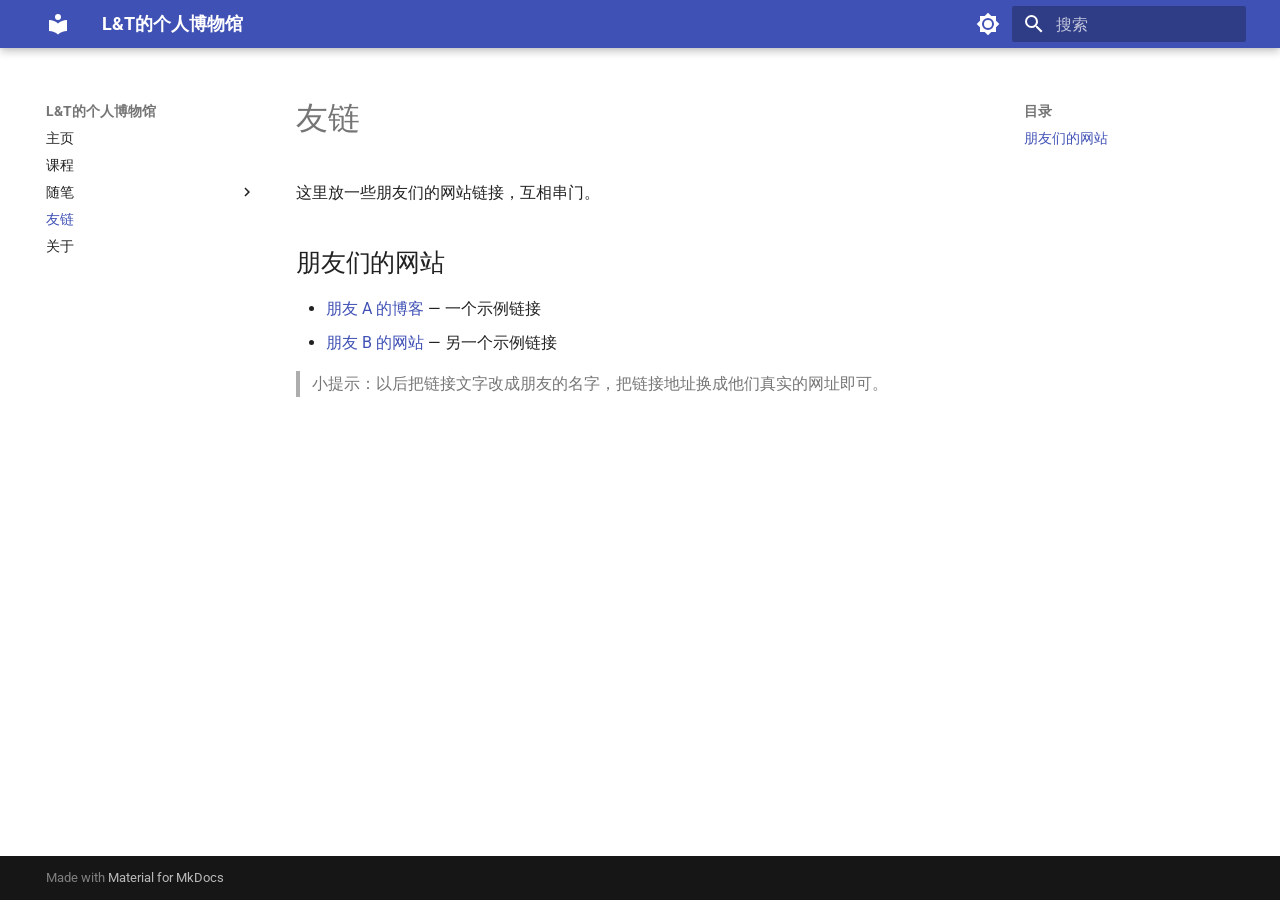
<file: friends/index.html>
<!doctype html>
<html lang="zh" class="no-js">
  <head>
    
      <meta charset="utf-8">
      <meta name="viewport" content="width=device-width,initial-scale=1">
      
        <meta name="description" content="一个记录学习与生活的小站">
      
      
      
      
        <link rel="prev" href="../essay/life/">
      
      
        <link rel="next" href="../about/">
      
      
        
      
      
      <link rel="icon" href="../assets/images/favicon.png">
      <meta name="generator" content="mkdocs-1.6.1, mkdocs-material-9.7.7">
    
    
      
        <title>友链 - L&T的个人博物馆</title>
      
    
    
      <link rel="stylesheet" href="../assets/stylesheets/main.ec1eaa64.min.css">
      
        
        <link rel="stylesheet" href="../assets/stylesheets/palette.ab4e12ef.min.css">
      
      


    
    
      
    
    
      
        
        
        <link rel="preconnect" href="https://fonts.gstatic.com" crossorigin>
        <link rel="stylesheet" href="https://fonts.googleapis.com/css?family=Roboto:300,300i,400,400i,700,700i%7CRoboto+Mono:400,400i,700,700i&display=fallback">
        <style>:root{--md-text-font:"Roboto";--md-code-font:"Roboto Mono"}</style>
      
    
    
    <script>__md_scope=new URL("..",location),__md_hash=e=>[...e].reduce(((e,_)=>(e<<5)-e+_.charCodeAt(0)),0),__md_get=(e,_=localStorage,t=__md_scope)=>JSON.parse(_.getItem(t.pathname+"."+e)),__md_set=(e,_,t=localStorage,a=__md_scope)=>{try{t.setItem(a.pathname+"."+e,JSON.stringify(_))}catch(e){}}</script>
    
      

    
    
  </head>
  
  
    
    
      
    
    
    
    
    <body dir="ltr" data-md-color-scheme="default" data-md-color-primary="indigo" data-md-color-accent="indigo">
  
    
    <input class="md-toggle" data-md-toggle="drawer" type="checkbox" id="__drawer" autocomplete="off">
    <input class="md-toggle" data-md-toggle="search" type="checkbox" id="__search" autocomplete="off">
    <label class="md-overlay" for="__drawer"></label>
    <div data-md-component="skip">
      
        
        <a href="#_1" class="md-skip">
          跳转至
        </a>
      
    </div>
    <div data-md-component="announce">
      
    </div>
    
    
      

  

<header class="md-header md-header--shadow" data-md-component="header">
  <nav class="md-header__inner md-grid" aria-label="页眉">
    <a href=".." title="L&amp;T的个人博物馆" class="md-header__button md-logo" aria-label="L&T的个人博物馆" data-md-component="logo">
      
  
  <svg xmlns="http://www.w3.org/2000/svg" viewBox="0 0 24 24"><path d="M12 8a3 3 0 0 0 3-3 3 3 0 0 0-3-3 3 3 0 0 0-3 3 3 3 0 0 0 3 3m0 3.54C9.64 9.35 6.5 8 3 8v11c3.5 0 6.64 1.35 9 3.54 2.36-2.19 5.5-3.54 9-3.54V8c-3.5 0-6.64 1.35-9 3.54"/></svg>

    </a>
    <label class="md-header__button md-icon" for="__drawer">
      
      <svg xmlns="http://www.w3.org/2000/svg" viewBox="0 0 24 24"><path d="M3 6h18v2H3zm0 5h18v2H3zm0 5h18v2H3z"/></svg>
    </label>
    <div class="md-header__title" data-md-component="header-title">
      <div class="md-header__ellipsis">
        <div class="md-header__topic">
          <span class="md-ellipsis">
            L&T的个人博物馆
          </span>
        </div>
        <div class="md-header__topic" data-md-component="header-topic">
          <span class="md-ellipsis">
            
              友链
            
          </span>
        </div>
      </div>
    </div>
    
      
        <form class="md-header__option" data-md-component="palette">
  
    
    
    
    <input class="md-option" data-md-color-media="" data-md-color-scheme="default" data-md-color-primary="indigo" data-md-color-accent="indigo"  aria-label="切换至深色模式"  type="radio" name="__palette" id="__palette_0">
    
      <label class="md-header__button md-icon" title="切换至深色模式" for="__palette_1" hidden>
        <svg xmlns="http://www.w3.org/2000/svg" viewBox="0 0 24 24"><path d="M12 8a4 4 0 0 0-4 4 4 4 0 0 0 4 4 4 4 0 0 0 4-4 4 4 0 0 0-4-4m0 10a6 6 0 0 1-6-6 6 6 0 0 1 6-6 6 6 0 0 1 6 6 6 6 0 0 1-6 6m8-9.31V4h-4.69L12 .69 8.69 4H4v4.69L.69 12 4 15.31V20h4.69L12 23.31 15.31 20H20v-4.69L23.31 12z"/></svg>
      </label>
    
  
    
    
    
    <input class="md-option" data-md-color-media="" data-md-color-scheme="slate" data-md-color-primary="indigo" data-md-color-accent="indigo"  aria-label="切换至浅色模式"  type="radio" name="__palette" id="__palette_1">
    
      <label class="md-header__button md-icon" title="切换至浅色模式" for="__palette_0" hidden>
        <svg xmlns="http://www.w3.org/2000/svg" viewBox="0 0 24 24"><path d="M12 18c-.89 0-1.74-.2-2.5-.55C11.56 16.5 13 14.42 13 12s-1.44-4.5-3.5-5.45C10.26 6.2 11.11 6 12 6a6 6 0 0 1 6 6 6 6 0 0 1-6 6m8-9.31V4h-4.69L12 .69 8.69 4H4v4.69L.69 12 4 15.31V20h4.69L12 23.31 15.31 20H20v-4.69L23.31 12z"/></svg>
      </label>
    
  
</form>
      
    
    
      <script>var palette=__md_get("__palette");if(palette&&palette.color){if("(prefers-color-scheme)"===palette.color.media){var media=matchMedia("(prefers-color-scheme: light)"),input=document.querySelector(media.matches?"[data-md-color-media='(prefers-color-scheme: light)']":"[data-md-color-media='(prefers-color-scheme: dark)']");palette.color.media=input.getAttribute("data-md-color-media"),palette.color.scheme=input.getAttribute("data-md-color-scheme"),palette.color.primary=input.getAttribute("data-md-color-primary"),palette.color.accent=input.getAttribute("data-md-color-accent")}for(var[key,value]of Object.entries(palette.color))document.body.setAttribute("data-md-color-"+key,value)}</script>
    
    
    
      
      
        <label class="md-header__button md-icon" for="__search">
          
          <svg xmlns="http://www.w3.org/2000/svg" viewBox="0 0 24 24"><path d="M9.5 3A6.5 6.5 0 0 1 16 9.5c0 1.61-.59 3.09-1.56 4.23l.27.27h.79l5 5-1.5 1.5-5-5v-.79l-.27-.27A6.52 6.52 0 0 1 9.5 16 6.5 6.5 0 0 1 3 9.5 6.5 6.5 0 0 1 9.5 3m0 2C7 5 5 7 5 9.5S7 14 9.5 14 14 12 14 9.5 12 5 9.5 5"/></svg>
        </label>
        <div class="md-search" data-md-component="search" role="dialog">
  <label class="md-search__overlay" for="__search"></label>
  <div class="md-search__inner" role="search">
    <form class="md-search__form" name="search">
      <input type="text" class="md-search__input" name="query" aria-label="搜索" placeholder="搜索" autocapitalize="off" autocorrect="off" autocomplete="off" spellcheck="false" data-md-component="search-query" required>
      <label class="md-search__icon md-icon" for="__search">
        
        <svg xmlns="http://www.w3.org/2000/svg" viewBox="0 0 24 24"><path d="M9.5 3A6.5 6.5 0 0 1 16 9.5c0 1.61-.59 3.09-1.56 4.23l.27.27h.79l5 5-1.5 1.5-5-5v-.79l-.27-.27A6.52 6.52 0 0 1 9.5 16 6.5 6.5 0 0 1 3 9.5 6.5 6.5 0 0 1 9.5 3m0 2C7 5 5 7 5 9.5S7 14 9.5 14 14 12 14 9.5 12 5 9.5 5"/></svg>
        
        <svg xmlns="http://www.w3.org/2000/svg" viewBox="0 0 24 24"><path d="M20 11v2H8l5.5 5.5-1.42 1.42L4.16 12l7.92-7.92L13.5 5.5 8 11z"/></svg>
      </label>
      <nav class="md-search__options" aria-label="查找">
        
        <button type="reset" class="md-search__icon md-icon" title="清空当前内容" aria-label="清空当前内容" tabindex="-1">
          
          <svg xmlns="http://www.w3.org/2000/svg" viewBox="0 0 24 24"><path d="M19 6.41 17.59 5 12 10.59 6.41 5 5 6.41 10.59 12 5 17.59 6.41 19 12 13.41 17.59 19 19 17.59 13.41 12z"/></svg>
        </button>
      </nav>
      
    </form>
    <div class="md-search__output">
      <div class="md-search__scrollwrap" tabindex="0" data-md-scrollfix>
        <div class="md-search-result" data-md-component="search-result">
          <div class="md-search-result__meta">
            正在初始化搜索引擎
          </div>
          <ol class="md-search-result__list" role="presentation"></ol>
        </div>
      </div>
    </div>
  </div>
</div>
      
    
    
  </nav>
  
</header>
    
    <div class="md-container" data-md-component="container">
      
      
        
          
        
      
      <main class="md-main" data-md-component="main">
        <div class="md-main__inner md-grid">
          
            
              
              <div class="md-sidebar md-sidebar--primary" data-md-component="sidebar" data-md-type="navigation" >
                <div class="md-sidebar__scrollwrap">
                  <div class="md-sidebar__inner">
                    



<nav class="md-nav md-nav--primary" aria-label="导航栏" data-md-level="0">
  <label class="md-nav__title" for="__drawer">
    <a href=".." title="L&amp;T的个人博物馆" class="md-nav__button md-logo" aria-label="L&T的个人博物馆" data-md-component="logo">
      
  
  <svg xmlns="http://www.w3.org/2000/svg" viewBox="0 0 24 24"><path d="M12 8a3 3 0 0 0 3-3 3 3 0 0 0-3-3 3 3 0 0 0-3 3 3 3 0 0 0 3 3m0 3.54C9.64 9.35 6.5 8 3 8v11c3.5 0 6.64 1.35 9 3.54 2.36-2.19 5.5-3.54 9-3.54V8c-3.5 0-6.64 1.35-9 3.54"/></svg>

    </a>
    L&T的个人博物馆
  </label>
  
  <ul class="md-nav__list" data-md-scrollfix>
    
      
      
  
  
  
  
    <li class="md-nav__item">
      <a href=".." class="md-nav__link">
        
  
  
  <span class="md-ellipsis">
    
  
    主页
  

    
  </span>
  
  

      </a>
    </li>
  

    
      
      
  
  
  
  
    <li class="md-nav__item">
      <a href="../course/" class="md-nav__link">
        
  
  
  <span class="md-ellipsis">
    
  
    课程
  

    
  </span>
  
  

      </a>
    </li>
  

    
      
      
  
  
  
  
    
    
    
    
    
    <li class="md-nav__item md-nav__item--nested">
      
        
        
        <input class="md-nav__toggle md-toggle " type="checkbox" id="__nav_3" >
        
          
          <label class="md-nav__link" for="__nav_3" id="__nav_3_label" tabindex="0">
            
  
  
  <span class="md-ellipsis">
    
  
    随笔
  

    
  </span>
  
  

            <span class="md-nav__icon md-icon"></span>
          </label>
        
        <nav class="md-nav" data-md-level="1" aria-labelledby="__nav_3_label" aria-expanded="false">
          <label class="md-nav__title" for="__nav_3">
            <span class="md-nav__icon md-icon"></span>
            
  
    随笔
  

          </label>
          <ul class="md-nav__list" data-md-scrollfix>
            
              
                
  
  
  
  
    <li class="md-nav__item">
      <a href="../essay/" class="md-nav__link">
        
  
  
  <span class="md-ellipsis">
    
  
    随笔首页
  

    
  </span>
  
  

      </a>
    </li>
  

              
            
              
                
  
  
  
  
    <li class="md-nav__item">
      <a href="../essay/travel/" class="md-nav__link">
        
  
  
  <span class="md-ellipsis">
    
  
    行者无疆
  

    
  </span>
  
  

      </a>
    </li>
  

              
            
              
                
  
  
  
  
    <li class="md-nav__item">
      <a href="../essay/film/" class="md-nav__link">
        
  
  
  <span class="md-ellipsis">
    
  
    光影留痕
  

    
  </span>
  
  

      </a>
    </li>
  

              
            
              
                
  
  
  
  
    <li class="md-nav__item">
      <a href="../essay/book/" class="md-nav__link">
        
  
  
  <span class="md-ellipsis">
    
  
    笔墨生香
  

    
  </span>
  
  

      </a>
    </li>
  

              
            
              
                
  
  
  
  
    <li class="md-nav__item">
      <a href="../essay/society/" class="md-nav__link">
        
  
  
  <span class="md-ellipsis">
    
  
    社会百态
  

    
  </span>
  
  

      </a>
    </li>
  

              
            
              
                
  
  
  
  
    <li class="md-nav__item">
      <a href="../essay/life/" class="md-nav__link">
        
  
  
  <span class="md-ellipsis">
    
  
    生活点滴
  

    
  </span>
  
  

      </a>
    </li>
  

              
            
          </ul>
        </nav>
      
    </li>
  

    
      
      
  
  
    
  
  
  
    <li class="md-nav__item md-nav__item--active">
      
      <input class="md-nav__toggle md-toggle" type="checkbox" id="__toc">
      
      
        
      
      
        <label class="md-nav__link md-nav__link--active" for="__toc">
          
  
  
  <span class="md-ellipsis">
    
  
    友链
  

    
  </span>
  
  

          <span class="md-nav__icon md-icon"></span>
        </label>
      
      <a href="./" class="md-nav__link md-nav__link--active">
        
  
  
  <span class="md-ellipsis">
    
  
    友链
  

    
  </span>
  
  

      </a>
      
        

<nav class="md-nav md-nav--secondary" aria-label="目录">
  
  
  
    
  
  
    <label class="md-nav__title" for="__toc">
      <span class="md-nav__icon md-icon"></span>
      目录
    </label>
    <ul class="md-nav__list" data-md-component="toc" data-md-scrollfix>
      
        <li class="md-nav__item">
  <a href="#_2" class="md-nav__link">
    <span class="md-ellipsis">
      
        朋友们的网站
      
    </span>
  </a>
  
</li>
      
    </ul>
  
</nav>
      
    </li>
  

    
      
      
  
  
  
  
    <li class="md-nav__item">
      <a href="../about/" class="md-nav__link">
        
  
  
  <span class="md-ellipsis">
    
  
    关于
  

    
  </span>
  
  

      </a>
    </li>
  

    
  </ul>
</nav>
                  </div>
                </div>
              </div>
            
            
              
              <div class="md-sidebar md-sidebar--secondary" data-md-component="sidebar" data-md-type="toc" >
                <div class="md-sidebar__scrollwrap">
                  <div class="md-sidebar__inner">
                    

<nav class="md-nav md-nav--secondary" aria-label="目录">
  
  
  
    
  
  
    <label class="md-nav__title" for="__toc">
      <span class="md-nav__icon md-icon"></span>
      目录
    </label>
    <ul class="md-nav__list" data-md-component="toc" data-md-scrollfix>
      
        <li class="md-nav__item">
  <a href="#_2" class="md-nav__link">
    <span class="md-ellipsis">
      
        朋友们的网站
      
    </span>
  </a>
  
</li>
      
    </ul>
  
</nav>
                  </div>
                </div>
              </div>
            
          
          
            <div class="md-content" data-md-component="content">
              
              <article class="md-content__inner md-typeset">
                
                  



<h1 id="_1">友链</h1>
<p>这里放一些朋友们的网站链接，互相串门。</p>
<h2 id="_2">朋友们的网站</h2>
<ul>
<li><a href="https://example.com">朋友 A 的博客</a> — 一个示例链接</li>
<li><a href="https://example.org">朋友 B 的网站</a> — 另一个示例链接</li>
</ul>
<blockquote>
<p>小提示：以后把链接文字改成朋友的名字，把链接地址换成他们真实的网址即可。</p>
</blockquote>












                
              </article>
            </div>
          
          
<script>var target=document.getElementById(location.hash.slice(1));target&&target.name&&(target.checked=target.name.startsWith("__tabbed_"))</script>
        </div>
        
      </main>
      
        <footer class="md-footer">
  
  <div class="md-footer-meta md-typeset">
    <div class="md-footer-meta__inner md-grid">
      <div class="md-copyright">
  
  
    Made with
    <a href="https://squidfunk.github.io/mkdocs-material/" target="_blank" rel="noopener">
      Material for MkDocs
    </a>
  
</div>
      
    </div>
  </div>
</footer>
      
    </div>
    <div class="md-dialog" data-md-component="dialog">
      <div class="md-dialog__inner md-typeset"></div>
    </div>
    
    
    
      
      
      <script id="__config" type="application/json">{"annotate": null, "base": "..", "features": [], "search": "../assets/javascripts/workers/search.2c215733.min.js", "tags": null, "translations": {"clipboard.copied": "\u5df2\u590d\u5236", "clipboard.copy": "\u590d\u5236", "search.result.more.one": "\u5728\u8be5\u9875\u4e0a\u8fd8\u6709 1 \u4e2a\u7b26\u5408\u6761\u4ef6\u7684\u7ed3\u679c", "search.result.more.other": "\u5728\u8be5\u9875\u4e0a\u8fd8\u6709 # \u4e2a\u7b26\u5408\u6761\u4ef6\u7684\u7ed3\u679c", "search.result.none": "\u6ca1\u6709\u627e\u5230\u7b26\u5408\u6761\u4ef6\u7684\u7ed3\u679c", "search.result.one": "\u627e\u5230 1 \u4e2a\u7b26\u5408\u6761\u4ef6\u7684\u7ed3\u679c", "search.result.other": "# \u4e2a\u7b26\u5408\u6761\u4ef6\u7684\u7ed3\u679c", "search.result.placeholder": "\u952e\u5165\u4ee5\u5f00\u59cb\u641c\u7d22", "search.result.term.missing": "\u7f3a\u5c11", "select.version": "\u9009\u62e9\u5f53\u524d\u7248\u672c"}, "version": null}</script>
    
    
      <script src="../assets/javascripts/bundle.d7400e89.min.js"></script>
      
    
  </body>
</html>
</file>
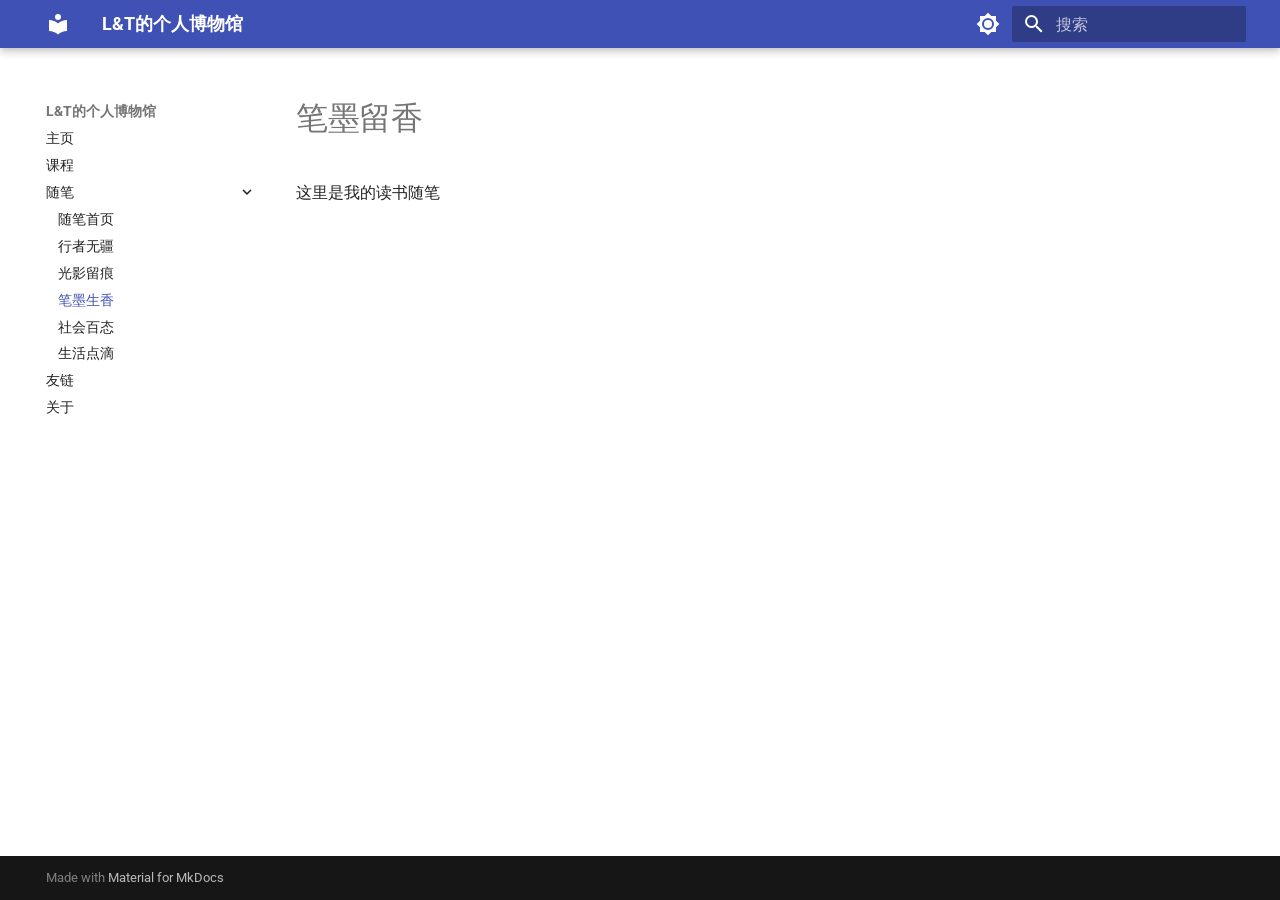
<file: essay/book/index.html>
<!doctype html>
<html lang="zh" class="no-js">
  <head>
    
      <meta charset="utf-8">
      <meta name="viewport" content="width=device-width,initial-scale=1">
      
        <meta name="description" content="一个记录学习与生活的小站">
      
      
      
      
        <link rel="prev" href="../film/">
      
      
        <link rel="next" href="../society/">
      
      
        
      
      
      <link rel="icon" href="../../assets/images/favicon.png">
      <meta name="generator" content="mkdocs-1.6.1, mkdocs-material-9.7.7">
    
    
      
        <title>笔墨生香 - L&T的个人博物馆</title>
      
    
    
      <link rel="stylesheet" href="../../assets/stylesheets/main.ec1eaa64.min.css">
      
        
        <link rel="stylesheet" href="../../assets/stylesheets/palette.ab4e12ef.min.css">
      
      


    
    
      
    
    
      
        
        
        <link rel="preconnect" href="https://fonts.gstatic.com" crossorigin>
        <link rel="stylesheet" href="https://fonts.googleapis.com/css?family=Roboto:300,300i,400,400i,700,700i%7CRoboto+Mono:400,400i,700,700i&display=fallback">
        <style>:root{--md-text-font:"Roboto";--md-code-font:"Roboto Mono"}</style>
      
    
    
    <script>__md_scope=new URL("../..",location),__md_hash=e=>[...e].reduce(((e,_)=>(e<<5)-e+_.charCodeAt(0)),0),__md_get=(e,_=localStorage,t=__md_scope)=>JSON.parse(_.getItem(t.pathname+"."+e)),__md_set=(e,_,t=localStorage,a=__md_scope)=>{try{t.setItem(a.pathname+"."+e,JSON.stringify(_))}catch(e){}}</script>
    
      

    
    
  </head>
  
  
    
    
      
    
    
    
    
    <body dir="ltr" data-md-color-scheme="default" data-md-color-primary="indigo" data-md-color-accent="indigo">
  
    
    <input class="md-toggle" data-md-toggle="drawer" type="checkbox" id="__drawer" autocomplete="off">
    <input class="md-toggle" data-md-toggle="search" type="checkbox" id="__search" autocomplete="off">
    <label class="md-overlay" for="__drawer"></label>
    <div data-md-component="skip">
      
        
        <a href="#_1" class="md-skip">
          跳转至
        </a>
      
    </div>
    <div data-md-component="announce">
      
    </div>
    
    
      

  

<header class="md-header md-header--shadow" data-md-component="header">
  <nav class="md-header__inner md-grid" aria-label="页眉">
    <a href="../.." title="L&amp;T的个人博物馆" class="md-header__button md-logo" aria-label="L&T的个人博物馆" data-md-component="logo">
      
  
  <svg xmlns="http://www.w3.org/2000/svg" viewBox="0 0 24 24"><path d="M12 8a3 3 0 0 0 3-3 3 3 0 0 0-3-3 3 3 0 0 0-3 3 3 3 0 0 0 3 3m0 3.54C9.64 9.35 6.5 8 3 8v11c3.5 0 6.64 1.35 9 3.54 2.36-2.19 5.5-3.54 9-3.54V8c-3.5 0-6.64 1.35-9 3.54"/></svg>

    </a>
    <label class="md-header__button md-icon" for="__drawer">
      
      <svg xmlns="http://www.w3.org/2000/svg" viewBox="0 0 24 24"><path d="M3 6h18v2H3zm0 5h18v2H3zm0 5h18v2H3z"/></svg>
    </label>
    <div class="md-header__title" data-md-component="header-title">
      <div class="md-header__ellipsis">
        <div class="md-header__topic">
          <span class="md-ellipsis">
            L&T的个人博物馆
          </span>
        </div>
        <div class="md-header__topic" data-md-component="header-topic">
          <span class="md-ellipsis">
            
              笔墨生香
            
          </span>
        </div>
      </div>
    </div>
    
      
        <form class="md-header__option" data-md-component="palette">
  
    
    
    
    <input class="md-option" data-md-color-media="" data-md-color-scheme="default" data-md-color-primary="indigo" data-md-color-accent="indigo"  aria-label="切换至深色模式"  type="radio" name="__palette" id="__palette_0">
    
      <label class="md-header__button md-icon" title="切换至深色模式" for="__palette_1" hidden>
        <svg xmlns="http://www.w3.org/2000/svg" viewBox="0 0 24 24"><path d="M12 8a4 4 0 0 0-4 4 4 4 0 0 0 4 4 4 4 0 0 0 4-4 4 4 0 0 0-4-4m0 10a6 6 0 0 1-6-6 6 6 0 0 1 6-6 6 6 0 0 1 6 6 6 6 0 0 1-6 6m8-9.31V4h-4.69L12 .69 8.69 4H4v4.69L.69 12 4 15.31V20h4.69L12 23.31 15.31 20H20v-4.69L23.31 12z"/></svg>
      </label>
    
  
    
    
    
    <input class="md-option" data-md-color-media="" data-md-color-scheme="slate" data-md-color-primary="indigo" data-md-color-accent="indigo"  aria-label="切换至浅色模式"  type="radio" name="__palette" id="__palette_1">
    
      <label class="md-header__button md-icon" title="切换至浅色模式" for="__palette_0" hidden>
        <svg xmlns="http://www.w3.org/2000/svg" viewBox="0 0 24 24"><path d="M12 18c-.89 0-1.74-.2-2.5-.55C11.56 16.5 13 14.42 13 12s-1.44-4.5-3.5-5.45C10.26 6.2 11.11 6 12 6a6 6 0 0 1 6 6 6 6 0 0 1-6 6m8-9.31V4h-4.69L12 .69 8.69 4H4v4.69L.69 12 4 15.31V20h4.69L12 23.31 15.31 20H20v-4.69L23.31 12z"/></svg>
      </label>
    
  
</form>
      
    
    
      <script>var palette=__md_get("__palette");if(palette&&palette.color){if("(prefers-color-scheme)"===palette.color.media){var media=matchMedia("(prefers-color-scheme: light)"),input=document.querySelector(media.matches?"[data-md-color-media='(prefers-color-scheme: light)']":"[data-md-color-media='(prefers-color-scheme: dark)']");palette.color.media=input.getAttribute("data-md-color-media"),palette.color.scheme=input.getAttribute("data-md-color-scheme"),palette.color.primary=input.getAttribute("data-md-color-primary"),palette.color.accent=input.getAttribute("data-md-color-accent")}for(var[key,value]of Object.entries(palette.color))document.body.setAttribute("data-md-color-"+key,value)}</script>
    
    
    
      
      
        <label class="md-header__button md-icon" for="__search">
          
          <svg xmlns="http://www.w3.org/2000/svg" viewBox="0 0 24 24"><path d="M9.5 3A6.5 6.5 0 0 1 16 9.5c0 1.61-.59 3.09-1.56 4.23l.27.27h.79l5 5-1.5 1.5-5-5v-.79l-.27-.27A6.52 6.52 0 0 1 9.5 16 6.5 6.5 0 0 1 3 9.5 6.5 6.5 0 0 1 9.5 3m0 2C7 5 5 7 5 9.5S7 14 9.5 14 14 12 14 9.5 12 5 9.5 5"/></svg>
        </label>
        <div class="md-search" data-md-component="search" role="dialog">
  <label class="md-search__overlay" for="__search"></label>
  <div class="md-search__inner" role="search">
    <form class="md-search__form" name="search">
      <input type="text" class="md-search__input" name="query" aria-label="搜索" placeholder="搜索" autocapitalize="off" autocorrect="off" autocomplete="off" spellcheck="false" data-md-component="search-query" required>
      <label class="md-search__icon md-icon" for="__search">
        
        <svg xmlns="http://www.w3.org/2000/svg" viewBox="0 0 24 24"><path d="M9.5 3A6.5 6.5 0 0 1 16 9.5c0 1.61-.59 3.09-1.56 4.23l.27.27h.79l5 5-1.5 1.5-5-5v-.79l-.27-.27A6.52 6.52 0 0 1 9.5 16 6.5 6.5 0 0 1 3 9.5 6.5 6.5 0 0 1 9.5 3m0 2C7 5 5 7 5 9.5S7 14 9.5 14 14 12 14 9.5 12 5 9.5 5"/></svg>
        
        <svg xmlns="http://www.w3.org/2000/svg" viewBox="0 0 24 24"><path d="M20 11v2H8l5.5 5.5-1.42 1.42L4.16 12l7.92-7.92L13.5 5.5 8 11z"/></svg>
      </label>
      <nav class="md-search__options" aria-label="查找">
        
        <button type="reset" class="md-search__icon md-icon" title="清空当前内容" aria-label="清空当前内容" tabindex="-1">
          
          <svg xmlns="http://www.w3.org/2000/svg" viewBox="0 0 24 24"><path d="M19 6.41 17.59 5 12 10.59 6.41 5 5 6.41 10.59 12 5 17.59 6.41 19 12 13.41 17.59 19 19 17.59 13.41 12z"/></svg>
        </button>
      </nav>
      
    </form>
    <div class="md-search__output">
      <div class="md-search__scrollwrap" tabindex="0" data-md-scrollfix>
        <div class="md-search-result" data-md-component="search-result">
          <div class="md-search-result__meta">
            正在初始化搜索引擎
          </div>
          <ol class="md-search-result__list" role="presentation"></ol>
        </div>
      </div>
    </div>
  </div>
</div>
      
    
    
  </nav>
  
</header>
    
    <div class="md-container" data-md-component="container">
      
      
        
          
        
      
      <main class="md-main" data-md-component="main">
        <div class="md-main__inner md-grid">
          
            
              
              <div class="md-sidebar md-sidebar--primary" data-md-component="sidebar" data-md-type="navigation" >
                <div class="md-sidebar__scrollwrap">
                  <div class="md-sidebar__inner">
                    



<nav class="md-nav md-nav--primary" aria-label="导航栏" data-md-level="0">
  <label class="md-nav__title" for="__drawer">
    <a href="../.." title="L&amp;T的个人博物馆" class="md-nav__button md-logo" aria-label="L&T的个人博物馆" data-md-component="logo">
      
  
  <svg xmlns="http://www.w3.org/2000/svg" viewBox="0 0 24 24"><path d="M12 8a3 3 0 0 0 3-3 3 3 0 0 0-3-3 3 3 0 0 0-3 3 3 3 0 0 0 3 3m0 3.54C9.64 9.35 6.5 8 3 8v11c3.5 0 6.64 1.35 9 3.54 2.36-2.19 5.5-3.54 9-3.54V8c-3.5 0-6.64 1.35-9 3.54"/></svg>

    </a>
    L&T的个人博物馆
  </label>
  
  <ul class="md-nav__list" data-md-scrollfix>
    
      
      
  
  
  
  
    <li class="md-nav__item">
      <a href="../.." class="md-nav__link">
        
  
  
  <span class="md-ellipsis">
    
  
    主页
  

    
  </span>
  
  

      </a>
    </li>
  

    
      
      
  
  
  
  
    <li class="md-nav__item">
      <a href="../../course/" class="md-nav__link">
        
  
  
  <span class="md-ellipsis">
    
  
    课程
  

    
  </span>
  
  

      </a>
    </li>
  

    
      
      
  
  
    
  
  
  
    
    
    
    
    
    <li class="md-nav__item md-nav__item--active md-nav__item--nested">
      
        
        
        <input class="md-nav__toggle md-toggle " type="checkbox" id="__nav_3" checked>
        
          
          <label class="md-nav__link" for="__nav_3" id="__nav_3_label" tabindex="0">
            
  
  
  <span class="md-ellipsis">
    
  
    随笔
  

    
  </span>
  
  

            <span class="md-nav__icon md-icon"></span>
          </label>
        
        <nav class="md-nav" data-md-level="1" aria-labelledby="__nav_3_label" aria-expanded="true">
          <label class="md-nav__title" for="__nav_3">
            <span class="md-nav__icon md-icon"></span>
            
  
    随笔
  

          </label>
          <ul class="md-nav__list" data-md-scrollfix>
            
              
                
  
  
  
  
    <li class="md-nav__item">
      <a href="../" class="md-nav__link">
        
  
  
  <span class="md-ellipsis">
    
  
    随笔首页
  

    
  </span>
  
  

      </a>
    </li>
  

              
            
              
                
  
  
  
  
    <li class="md-nav__item">
      <a href="../travel/" class="md-nav__link">
        
  
  
  <span class="md-ellipsis">
    
  
    行者无疆
  

    
  </span>
  
  

      </a>
    </li>
  

              
            
              
                
  
  
  
  
    <li class="md-nav__item">
      <a href="../film/" class="md-nav__link">
        
  
  
  <span class="md-ellipsis">
    
  
    光影留痕
  

    
  </span>
  
  

      </a>
    </li>
  

              
            
              
                
  
  
    
  
  
  
    <li class="md-nav__item md-nav__item--active">
      
      <input class="md-nav__toggle md-toggle" type="checkbox" id="__toc">
      
      
        
      
      
      <a href="./" class="md-nav__link md-nav__link--active">
        
  
  
  <span class="md-ellipsis">
    
  
    笔墨生香
  

    
  </span>
  
  

      </a>
      
    </li>
  

              
            
              
                
  
  
  
  
    <li class="md-nav__item">
      <a href="../society/" class="md-nav__link">
        
  
  
  <span class="md-ellipsis">
    
  
    社会百态
  

    
  </span>
  
  

      </a>
    </li>
  

              
            
              
                
  
  
  
  
    <li class="md-nav__item">
      <a href="../life/" class="md-nav__link">
        
  
  
  <span class="md-ellipsis">
    
  
    生活点滴
  

    
  </span>
  
  

      </a>
    </li>
  

              
            
          </ul>
        </nav>
      
    </li>
  

    
      
      
  
  
  
  
    <li class="md-nav__item">
      <a href="../../friends/" class="md-nav__link">
        
  
  
  <span class="md-ellipsis">
    
  
    友链
  

    
  </span>
  
  

      </a>
    </li>
  

    
      
      
  
  
  
  
    <li class="md-nav__item">
      <a href="../../about/" class="md-nav__link">
        
  
  
  <span class="md-ellipsis">
    
  
    关于
  

    
  </span>
  
  

      </a>
    </li>
  

    
  </ul>
</nav>
                  </div>
                </div>
              </div>
            
            
              
              <div class="md-sidebar md-sidebar--secondary" data-md-component="sidebar" data-md-type="toc" >
                <div class="md-sidebar__scrollwrap">
                  <div class="md-sidebar__inner">
                    

<nav class="md-nav md-nav--secondary" aria-label="目录">
  
  
  
    
  
  
</nav>
                  </div>
                </div>
              </div>
            
          
          
            <div class="md-content" data-md-component="content">
              
              <article class="md-content__inner md-typeset">
                
                  



<h1 id="_1">笔墨留香</h1>
<p>这里是我的读书随笔</p>












                
              </article>
            </div>
          
          
<script>var target=document.getElementById(location.hash.slice(1));target&&target.name&&(target.checked=target.name.startsWith("__tabbed_"))</script>
        </div>
        
      </main>
      
        <footer class="md-footer">
  
  <div class="md-footer-meta md-typeset">
    <div class="md-footer-meta__inner md-grid">
      <div class="md-copyright">
  
  
    Made with
    <a href="https://squidfunk.github.io/mkdocs-material/" target="_blank" rel="noopener">
      Material for MkDocs
    </a>
  
</div>
      
    </div>
  </div>
</footer>
      
    </div>
    <div class="md-dialog" data-md-component="dialog">
      <div class="md-dialog__inner md-typeset"></div>
    </div>
    
    
    
      
      
      <script id="__config" type="application/json">{"annotate": null, "base": "../..", "features": [], "search": "../../assets/javascripts/workers/search.2c215733.min.js", "tags": null, "translations": {"clipboard.copied": "\u5df2\u590d\u5236", "clipboard.copy": "\u590d\u5236", "search.result.more.one": "\u5728\u8be5\u9875\u4e0a\u8fd8\u6709 1 \u4e2a\u7b26\u5408\u6761\u4ef6\u7684\u7ed3\u679c", "search.result.more.other": "\u5728\u8be5\u9875\u4e0a\u8fd8\u6709 # \u4e2a\u7b26\u5408\u6761\u4ef6\u7684\u7ed3\u679c", "search.result.none": "\u6ca1\u6709\u627e\u5230\u7b26\u5408\u6761\u4ef6\u7684\u7ed3\u679c", "search.result.one": "\u627e\u5230 1 \u4e2a\u7b26\u5408\u6761\u4ef6\u7684\u7ed3\u679c", "search.result.other": "# \u4e2a\u7b26\u5408\u6761\u4ef6\u7684\u7ed3\u679c", "search.result.placeholder": "\u952e\u5165\u4ee5\u5f00\u59cb\u641c\u7d22", "search.result.term.missing": "\u7f3a\u5c11", "select.version": "\u9009\u62e9\u5f53\u524d\u7248\u672c"}, "version": null}</script>
    
    
      <script src="../../assets/javascripts/bundle.d7400e89.min.js"></script>
      
    
  </body>
</html>
</file>
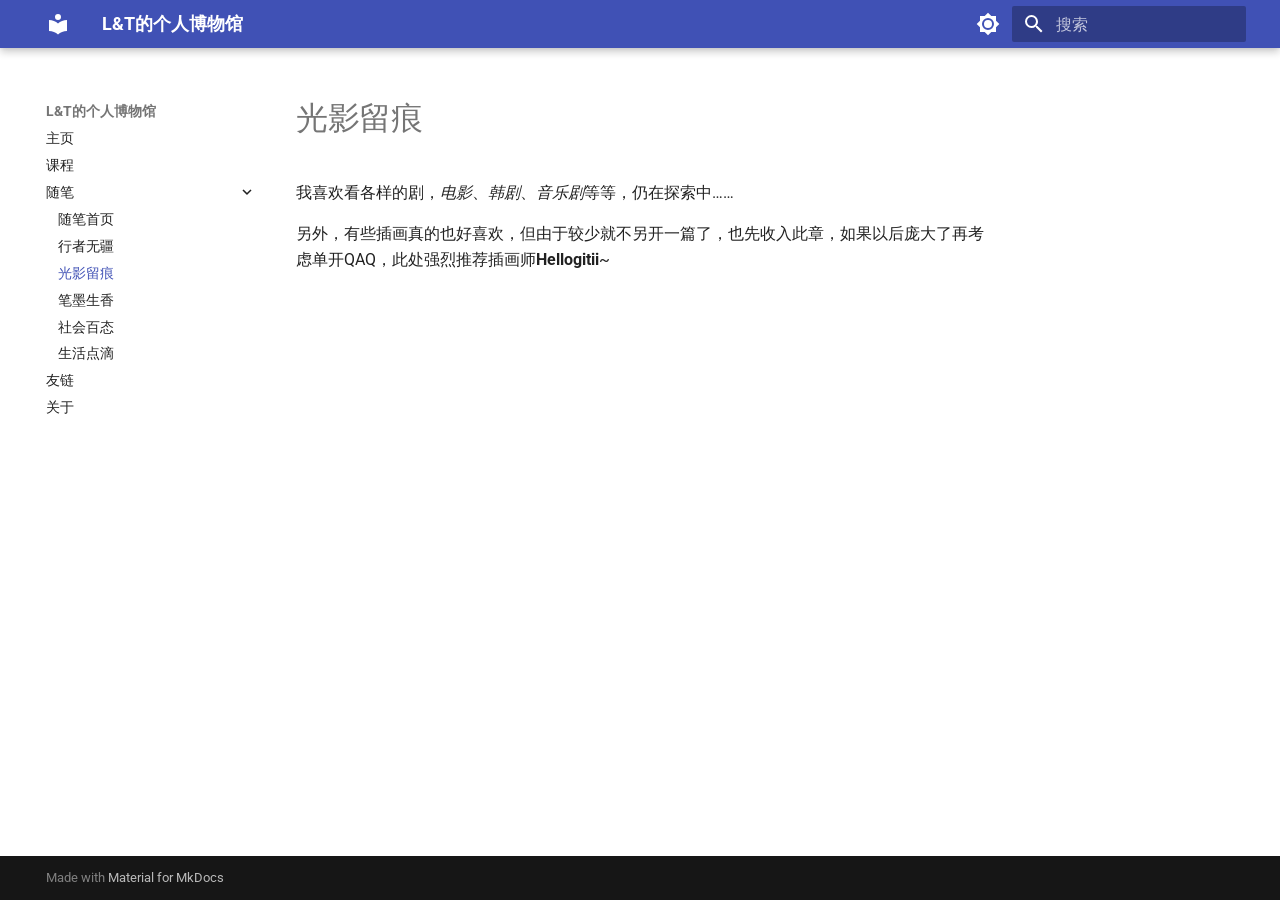
<file: essay/film/index.html>
<!doctype html>
<html lang="zh" class="no-js">
  <head>
    
      <meta charset="utf-8">
      <meta name="viewport" content="width=device-width,initial-scale=1">
      
        <meta name="description" content="一个记录学习与生活的小站">
      
      
      
      
        <link rel="prev" href="../travel/">
      
      
        <link rel="next" href="../book/">
      
      
        
      
      
      <link rel="icon" href="../../assets/images/favicon.png">
      <meta name="generator" content="mkdocs-1.6.1, mkdocs-material-9.7.7">
    
    
      
        <title>光影留痕 - L&T的个人博物馆</title>
      
    
    
      <link rel="stylesheet" href="../../assets/stylesheets/main.ec1eaa64.min.css">
      
        
        <link rel="stylesheet" href="../../assets/stylesheets/palette.ab4e12ef.min.css">
      
      


    
    
      
    
    
      
        
        
        <link rel="preconnect" href="https://fonts.gstatic.com" crossorigin>
        <link rel="stylesheet" href="https://fonts.googleapis.com/css?family=Roboto:300,300i,400,400i,700,700i%7CRoboto+Mono:400,400i,700,700i&display=fallback">
        <style>:root{--md-text-font:"Roboto";--md-code-font:"Roboto Mono"}</style>
      
    
    
    <script>__md_scope=new URL("../..",location),__md_hash=e=>[...e].reduce(((e,_)=>(e<<5)-e+_.charCodeAt(0)),0),__md_get=(e,_=localStorage,t=__md_scope)=>JSON.parse(_.getItem(t.pathname+"."+e)),__md_set=(e,_,t=localStorage,a=__md_scope)=>{try{t.setItem(a.pathname+"."+e,JSON.stringify(_))}catch(e){}}</script>
    
      

    
    
  </head>
  
  
    
    
      
    
    
    
    
    <body dir="ltr" data-md-color-scheme="default" data-md-color-primary="indigo" data-md-color-accent="indigo">
  
    
    <input class="md-toggle" data-md-toggle="drawer" type="checkbox" id="__drawer" autocomplete="off">
    <input class="md-toggle" data-md-toggle="search" type="checkbox" id="__search" autocomplete="off">
    <label class="md-overlay" for="__drawer"></label>
    <div data-md-component="skip">
      
        
        <a href="#_1" class="md-skip">
          跳转至
        </a>
      
    </div>
    <div data-md-component="announce">
      
    </div>
    
    
      

  

<header class="md-header md-header--shadow" data-md-component="header">
  <nav class="md-header__inner md-grid" aria-label="页眉">
    <a href="../.." title="L&amp;T的个人博物馆" class="md-header__button md-logo" aria-label="L&T的个人博物馆" data-md-component="logo">
      
  
  <svg xmlns="http://www.w3.org/2000/svg" viewBox="0 0 24 24"><path d="M12 8a3 3 0 0 0 3-3 3 3 0 0 0-3-3 3 3 0 0 0-3 3 3 3 0 0 0 3 3m0 3.54C9.64 9.35 6.5 8 3 8v11c3.5 0 6.64 1.35 9 3.54 2.36-2.19 5.5-3.54 9-3.54V8c-3.5 0-6.64 1.35-9 3.54"/></svg>

    </a>
    <label class="md-header__button md-icon" for="__drawer">
      
      <svg xmlns="http://www.w3.org/2000/svg" viewBox="0 0 24 24"><path d="M3 6h18v2H3zm0 5h18v2H3zm0 5h18v2H3z"/></svg>
    </label>
    <div class="md-header__title" data-md-component="header-title">
      <div class="md-header__ellipsis">
        <div class="md-header__topic">
          <span class="md-ellipsis">
            L&T的个人博物馆
          </span>
        </div>
        <div class="md-header__topic" data-md-component="header-topic">
          <span class="md-ellipsis">
            
              光影留痕
            
          </span>
        </div>
      </div>
    </div>
    
      
        <form class="md-header__option" data-md-component="palette">
  
    
    
    
    <input class="md-option" data-md-color-media="" data-md-color-scheme="default" data-md-color-primary="indigo" data-md-color-accent="indigo"  aria-label="切换至深色模式"  type="radio" name="__palette" id="__palette_0">
    
      <label class="md-header__button md-icon" title="切换至深色模式" for="__palette_1" hidden>
        <svg xmlns="http://www.w3.org/2000/svg" viewBox="0 0 24 24"><path d="M12 8a4 4 0 0 0-4 4 4 4 0 0 0 4 4 4 4 0 0 0 4-4 4 4 0 0 0-4-4m0 10a6 6 0 0 1-6-6 6 6 0 0 1 6-6 6 6 0 0 1 6 6 6 6 0 0 1-6 6m8-9.31V4h-4.69L12 .69 8.69 4H4v4.69L.69 12 4 15.31V20h4.69L12 23.31 15.31 20H20v-4.69L23.31 12z"/></svg>
      </label>
    
  
    
    
    
    <input class="md-option" data-md-color-media="" data-md-color-scheme="slate" data-md-color-primary="indigo" data-md-color-accent="indigo"  aria-label="切换至浅色模式"  type="radio" name="__palette" id="__palette_1">
    
      <label class="md-header__button md-icon" title="切换至浅色模式" for="__palette_0" hidden>
        <svg xmlns="http://www.w3.org/2000/svg" viewBox="0 0 24 24"><path d="M12 18c-.89 0-1.74-.2-2.5-.55C11.56 16.5 13 14.42 13 12s-1.44-4.5-3.5-5.45C10.26 6.2 11.11 6 12 6a6 6 0 0 1 6 6 6 6 0 0 1-6 6m8-9.31V4h-4.69L12 .69 8.69 4H4v4.69L.69 12 4 15.31V20h4.69L12 23.31 15.31 20H20v-4.69L23.31 12z"/></svg>
      </label>
    
  
</form>
      
    
    
      <script>var palette=__md_get("__palette");if(palette&&palette.color){if("(prefers-color-scheme)"===palette.color.media){var media=matchMedia("(prefers-color-scheme: light)"),input=document.querySelector(media.matches?"[data-md-color-media='(prefers-color-scheme: light)']":"[data-md-color-media='(prefers-color-scheme: dark)']");palette.color.media=input.getAttribute("data-md-color-media"),palette.color.scheme=input.getAttribute("data-md-color-scheme"),palette.color.primary=input.getAttribute("data-md-color-primary"),palette.color.accent=input.getAttribute("data-md-color-accent")}for(var[key,value]of Object.entries(palette.color))document.body.setAttribute("data-md-color-"+key,value)}</script>
    
    
    
      
      
        <label class="md-header__button md-icon" for="__search">
          
          <svg xmlns="http://www.w3.org/2000/svg" viewBox="0 0 24 24"><path d="M9.5 3A6.5 6.5 0 0 1 16 9.5c0 1.61-.59 3.09-1.56 4.23l.27.27h.79l5 5-1.5 1.5-5-5v-.79l-.27-.27A6.52 6.52 0 0 1 9.5 16 6.5 6.5 0 0 1 3 9.5 6.5 6.5 0 0 1 9.5 3m0 2C7 5 5 7 5 9.5S7 14 9.5 14 14 12 14 9.5 12 5 9.5 5"/></svg>
        </label>
        <div class="md-search" data-md-component="search" role="dialog">
  <label class="md-search__overlay" for="__search"></label>
  <div class="md-search__inner" role="search">
    <form class="md-search__form" name="search">
      <input type="text" class="md-search__input" name="query" aria-label="搜索" placeholder="搜索" autocapitalize="off" autocorrect="off" autocomplete="off" spellcheck="false" data-md-component="search-query" required>
      <label class="md-search__icon md-icon" for="__search">
        
        <svg xmlns="http://www.w3.org/2000/svg" viewBox="0 0 24 24"><path d="M9.5 3A6.5 6.5 0 0 1 16 9.5c0 1.61-.59 3.09-1.56 4.23l.27.27h.79l5 5-1.5 1.5-5-5v-.79l-.27-.27A6.52 6.52 0 0 1 9.5 16 6.5 6.5 0 0 1 3 9.5 6.5 6.5 0 0 1 9.5 3m0 2C7 5 5 7 5 9.5S7 14 9.5 14 14 12 14 9.5 12 5 9.5 5"/></svg>
        
        <svg xmlns="http://www.w3.org/2000/svg" viewBox="0 0 24 24"><path d="M20 11v2H8l5.5 5.5-1.42 1.42L4.16 12l7.92-7.92L13.5 5.5 8 11z"/></svg>
      </label>
      <nav class="md-search__options" aria-label="查找">
        
        <button type="reset" class="md-search__icon md-icon" title="清空当前内容" aria-label="清空当前内容" tabindex="-1">
          
          <svg xmlns="http://www.w3.org/2000/svg" viewBox="0 0 24 24"><path d="M19 6.41 17.59 5 12 10.59 6.41 5 5 6.41 10.59 12 5 17.59 6.41 19 12 13.41 17.59 19 19 17.59 13.41 12z"/></svg>
        </button>
      </nav>
      
    </form>
    <div class="md-search__output">
      <div class="md-search__scrollwrap" tabindex="0" data-md-scrollfix>
        <div class="md-search-result" data-md-component="search-result">
          <div class="md-search-result__meta">
            正在初始化搜索引擎
          </div>
          <ol class="md-search-result__list" role="presentation"></ol>
        </div>
      </div>
    </div>
  </div>
</div>
      
    
    
  </nav>
  
</header>
    
    <div class="md-container" data-md-component="container">
      
      
        
          
        
      
      <main class="md-main" data-md-component="main">
        <div class="md-main__inner md-grid">
          
            
              
              <div class="md-sidebar md-sidebar--primary" data-md-component="sidebar" data-md-type="navigation" >
                <div class="md-sidebar__scrollwrap">
                  <div class="md-sidebar__inner">
                    



<nav class="md-nav md-nav--primary" aria-label="导航栏" data-md-level="0">
  <label class="md-nav__title" for="__drawer">
    <a href="../.." title="L&amp;T的个人博物馆" class="md-nav__button md-logo" aria-label="L&T的个人博物馆" data-md-component="logo">
      
  
  <svg xmlns="http://www.w3.org/2000/svg" viewBox="0 0 24 24"><path d="M12 8a3 3 0 0 0 3-3 3 3 0 0 0-3-3 3 3 0 0 0-3 3 3 3 0 0 0 3 3m0 3.54C9.64 9.35 6.5 8 3 8v11c3.5 0 6.64 1.35 9 3.54 2.36-2.19 5.5-3.54 9-3.54V8c-3.5 0-6.64 1.35-9 3.54"/></svg>

    </a>
    L&T的个人博物馆
  </label>
  
  <ul class="md-nav__list" data-md-scrollfix>
    
      
      
  
  
  
  
    <li class="md-nav__item">
      <a href="../.." class="md-nav__link">
        
  
  
  <span class="md-ellipsis">
    
  
    主页
  

    
  </span>
  
  

      </a>
    </li>
  

    
      
      
  
  
  
  
    <li class="md-nav__item">
      <a href="../../course/" class="md-nav__link">
        
  
  
  <span class="md-ellipsis">
    
  
    课程
  

    
  </span>
  
  

      </a>
    </li>
  

    
      
      
  
  
    
  
  
  
    
    
    
    
    
    <li class="md-nav__item md-nav__item--active md-nav__item--nested">
      
        
        
        <input class="md-nav__toggle md-toggle " type="checkbox" id="__nav_3" checked>
        
          
          <label class="md-nav__link" for="__nav_3" id="__nav_3_label" tabindex="0">
            
  
  
  <span class="md-ellipsis">
    
  
    随笔
  

    
  </span>
  
  

            <span class="md-nav__icon md-icon"></span>
          </label>
        
        <nav class="md-nav" data-md-level="1" aria-labelledby="__nav_3_label" aria-expanded="true">
          <label class="md-nav__title" for="__nav_3">
            <span class="md-nav__icon md-icon"></span>
            
  
    随笔
  

          </label>
          <ul class="md-nav__list" data-md-scrollfix>
            
              
                
  
  
  
  
    <li class="md-nav__item">
      <a href="../" class="md-nav__link">
        
  
  
  <span class="md-ellipsis">
    
  
    随笔首页
  

    
  </span>
  
  

      </a>
    </li>
  

              
            
              
                
  
  
  
  
    <li class="md-nav__item">
      <a href="../travel/" class="md-nav__link">
        
  
  
  <span class="md-ellipsis">
    
  
    行者无疆
  

    
  </span>
  
  

      </a>
    </li>
  

              
            
              
                
  
  
    
  
  
  
    <li class="md-nav__item md-nav__item--active">
      
      <input class="md-nav__toggle md-toggle" type="checkbox" id="__toc">
      
      
        
      
      
      <a href="./" class="md-nav__link md-nav__link--active">
        
  
  
  <span class="md-ellipsis">
    
  
    光影留痕
  

    
  </span>
  
  

      </a>
      
    </li>
  

              
            
              
                
  
  
  
  
    <li class="md-nav__item">
      <a href="../book/" class="md-nav__link">
        
  
  
  <span class="md-ellipsis">
    
  
    笔墨生香
  

    
  </span>
  
  

      </a>
    </li>
  

              
            
              
                
  
  
  
  
    <li class="md-nav__item">
      <a href="../society/" class="md-nav__link">
        
  
  
  <span class="md-ellipsis">
    
  
    社会百态
  

    
  </span>
  
  

      </a>
    </li>
  

              
            
              
                
  
  
  
  
    <li class="md-nav__item">
      <a href="../life/" class="md-nav__link">
        
  
  
  <span class="md-ellipsis">
    
  
    生活点滴
  

    
  </span>
  
  

      </a>
    </li>
  

              
            
          </ul>
        </nav>
      
    </li>
  

    
      
      
  
  
  
  
    <li class="md-nav__item">
      <a href="../../friends/" class="md-nav__link">
        
  
  
  <span class="md-ellipsis">
    
  
    友链
  

    
  </span>
  
  

      </a>
    </li>
  

    
      
      
  
  
  
  
    <li class="md-nav__item">
      <a href="../../about/" class="md-nav__link">
        
  
  
  <span class="md-ellipsis">
    
  
    关于
  

    
  </span>
  
  

      </a>
    </li>
  

    
  </ul>
</nav>
                  </div>
                </div>
              </div>
            
            
              
              <div class="md-sidebar md-sidebar--secondary" data-md-component="sidebar" data-md-type="toc" >
                <div class="md-sidebar__scrollwrap">
                  <div class="md-sidebar__inner">
                    

<nav class="md-nav md-nav--secondary" aria-label="目录">
  
  
  
    
  
  
</nav>
                  </div>
                </div>
              </div>
            
          
          
            <div class="md-content" data-md-component="content">
              
              <article class="md-content__inner md-typeset">
                
                  



<h1 id="_1">光影留痕</h1>
<p>我喜欢看各样的剧，<em>电影</em>、<em>韩剧</em>、<em>音乐剧</em>等等，仍在探索中……</p>
<p>另外，有些插画真的也好喜欢，但由于较少就不另开一篇了，也先收入此章，如果以后庞大了再考虑单开QAQ，此处强烈推荐插画师<strong>Hellogitii</strong>~</p>












                
              </article>
            </div>
          
          
<script>var target=document.getElementById(location.hash.slice(1));target&&target.name&&(target.checked=target.name.startsWith("__tabbed_"))</script>
        </div>
        
      </main>
      
        <footer class="md-footer">
  
  <div class="md-footer-meta md-typeset">
    <div class="md-footer-meta__inner md-grid">
      <div class="md-copyright">
  
  
    Made with
    <a href="https://squidfunk.github.io/mkdocs-material/" target="_blank" rel="noopener">
      Material for MkDocs
    </a>
  
</div>
      
    </div>
  </div>
</footer>
      
    </div>
    <div class="md-dialog" data-md-component="dialog">
      <div class="md-dialog__inner md-typeset"></div>
    </div>
    
    
    
      
      
      <script id="__config" type="application/json">{"annotate": null, "base": "../..", "features": [], "search": "../../assets/javascripts/workers/search.2c215733.min.js", "tags": null, "translations": {"clipboard.copied": "\u5df2\u590d\u5236", "clipboard.copy": "\u590d\u5236", "search.result.more.one": "\u5728\u8be5\u9875\u4e0a\u8fd8\u6709 1 \u4e2a\u7b26\u5408\u6761\u4ef6\u7684\u7ed3\u679c", "search.result.more.other": "\u5728\u8be5\u9875\u4e0a\u8fd8\u6709 # \u4e2a\u7b26\u5408\u6761\u4ef6\u7684\u7ed3\u679c", "search.result.none": "\u6ca1\u6709\u627e\u5230\u7b26\u5408\u6761\u4ef6\u7684\u7ed3\u679c", "search.result.one": "\u627e\u5230 1 \u4e2a\u7b26\u5408\u6761\u4ef6\u7684\u7ed3\u679c", "search.result.other": "# \u4e2a\u7b26\u5408\u6761\u4ef6\u7684\u7ed3\u679c", "search.result.placeholder": "\u952e\u5165\u4ee5\u5f00\u59cb\u641c\u7d22", "search.result.term.missing": "\u7f3a\u5c11", "select.version": "\u9009\u62e9\u5f53\u524d\u7248\u672c"}, "version": null}</script>
    
    
      <script src="../../assets/javascripts/bundle.d7400e89.min.js"></script>
      
    
  </body>
</html>
</file>
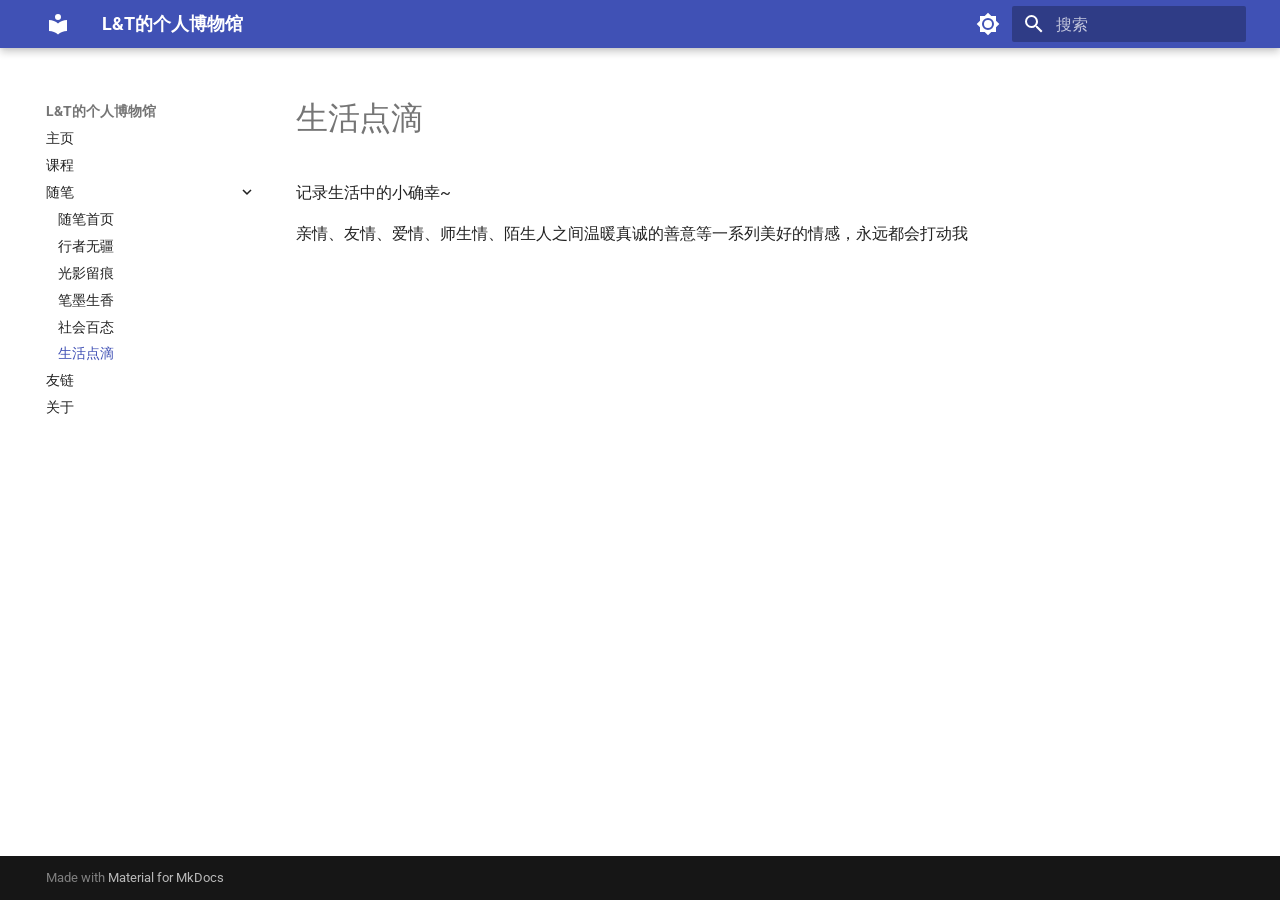
<file: essay/life/index.html>
<!doctype html>
<html lang="zh" class="no-js">
  <head>
    
      <meta charset="utf-8">
      <meta name="viewport" content="width=device-width,initial-scale=1">
      
        <meta name="description" content="一个记录学习与生活的小站">
      
      
      
      
        <link rel="prev" href="../society/">
      
      
        <link rel="next" href="../../friends/">
      
      
        
      
      
      <link rel="icon" href="../../assets/images/favicon.png">
      <meta name="generator" content="mkdocs-1.6.1, mkdocs-material-9.7.7">
    
    
      
        <title>生活点滴 - L&T的个人博物馆</title>
      
    
    
      <link rel="stylesheet" href="../../assets/stylesheets/main.ec1eaa64.min.css">
      
        
        <link rel="stylesheet" href="../../assets/stylesheets/palette.ab4e12ef.min.css">
      
      


    
    
      
    
    
      
        
        
        <link rel="preconnect" href="https://fonts.gstatic.com" crossorigin>
        <link rel="stylesheet" href="https://fonts.googleapis.com/css?family=Roboto:300,300i,400,400i,700,700i%7CRoboto+Mono:400,400i,700,700i&display=fallback">
        <style>:root{--md-text-font:"Roboto";--md-code-font:"Roboto Mono"}</style>
      
    
    
    <script>__md_scope=new URL("../..",location),__md_hash=e=>[...e].reduce(((e,_)=>(e<<5)-e+_.charCodeAt(0)),0),__md_get=(e,_=localStorage,t=__md_scope)=>JSON.parse(_.getItem(t.pathname+"."+e)),__md_set=(e,_,t=localStorage,a=__md_scope)=>{try{t.setItem(a.pathname+"."+e,JSON.stringify(_))}catch(e){}}</script>
    
      

    
    
  </head>
  
  
    
    
      
    
    
    
    
    <body dir="ltr" data-md-color-scheme="default" data-md-color-primary="indigo" data-md-color-accent="indigo">
  
    
    <input class="md-toggle" data-md-toggle="drawer" type="checkbox" id="__drawer" autocomplete="off">
    <input class="md-toggle" data-md-toggle="search" type="checkbox" id="__search" autocomplete="off">
    <label class="md-overlay" for="__drawer"></label>
    <div data-md-component="skip">
      
        
        <a href="#_1" class="md-skip">
          跳转至
        </a>
      
    </div>
    <div data-md-component="announce">
      
    </div>
    
    
      

  

<header class="md-header md-header--shadow" data-md-component="header">
  <nav class="md-header__inner md-grid" aria-label="页眉">
    <a href="../.." title="L&amp;T的个人博物馆" class="md-header__button md-logo" aria-label="L&T的个人博物馆" data-md-component="logo">
      
  
  <svg xmlns="http://www.w3.org/2000/svg" viewBox="0 0 24 24"><path d="M12 8a3 3 0 0 0 3-3 3 3 0 0 0-3-3 3 3 0 0 0-3 3 3 3 0 0 0 3 3m0 3.54C9.64 9.35 6.5 8 3 8v11c3.5 0 6.64 1.35 9 3.54 2.36-2.19 5.5-3.54 9-3.54V8c-3.5 0-6.64 1.35-9 3.54"/></svg>

    </a>
    <label class="md-header__button md-icon" for="__drawer">
      
      <svg xmlns="http://www.w3.org/2000/svg" viewBox="0 0 24 24"><path d="M3 6h18v2H3zm0 5h18v2H3zm0 5h18v2H3z"/></svg>
    </label>
    <div class="md-header__title" data-md-component="header-title">
      <div class="md-header__ellipsis">
        <div class="md-header__topic">
          <span class="md-ellipsis">
            L&T的个人博物馆
          </span>
        </div>
        <div class="md-header__topic" data-md-component="header-topic">
          <span class="md-ellipsis">
            
              生活点滴
            
          </span>
        </div>
      </div>
    </div>
    
      
        <form class="md-header__option" data-md-component="palette">
  
    
    
    
    <input class="md-option" data-md-color-media="" data-md-color-scheme="default" data-md-color-primary="indigo" data-md-color-accent="indigo"  aria-label="切换至深色模式"  type="radio" name="__palette" id="__palette_0">
    
      <label class="md-header__button md-icon" title="切换至深色模式" for="__palette_1" hidden>
        <svg xmlns="http://www.w3.org/2000/svg" viewBox="0 0 24 24"><path d="M12 8a4 4 0 0 0-4 4 4 4 0 0 0 4 4 4 4 0 0 0 4-4 4 4 0 0 0-4-4m0 10a6 6 0 0 1-6-6 6 6 0 0 1 6-6 6 6 0 0 1 6 6 6 6 0 0 1-6 6m8-9.31V4h-4.69L12 .69 8.69 4H4v4.69L.69 12 4 15.31V20h4.69L12 23.31 15.31 20H20v-4.69L23.31 12z"/></svg>
      </label>
    
  
    
    
    
    <input class="md-option" data-md-color-media="" data-md-color-scheme="slate" data-md-color-primary="indigo" data-md-color-accent="indigo"  aria-label="切换至浅色模式"  type="radio" name="__palette" id="__palette_1">
    
      <label class="md-header__button md-icon" title="切换至浅色模式" for="__palette_0" hidden>
        <svg xmlns="http://www.w3.org/2000/svg" viewBox="0 0 24 24"><path d="M12 18c-.89 0-1.74-.2-2.5-.55C11.56 16.5 13 14.42 13 12s-1.44-4.5-3.5-5.45C10.26 6.2 11.11 6 12 6a6 6 0 0 1 6 6 6 6 0 0 1-6 6m8-9.31V4h-4.69L12 .69 8.69 4H4v4.69L.69 12 4 15.31V20h4.69L12 23.31 15.31 20H20v-4.69L23.31 12z"/></svg>
      </label>
    
  
</form>
      
    
    
      <script>var palette=__md_get("__palette");if(palette&&palette.color){if("(prefers-color-scheme)"===palette.color.media){var media=matchMedia("(prefers-color-scheme: light)"),input=document.querySelector(media.matches?"[data-md-color-media='(prefers-color-scheme: light)']":"[data-md-color-media='(prefers-color-scheme: dark)']");palette.color.media=input.getAttribute("data-md-color-media"),palette.color.scheme=input.getAttribute("data-md-color-scheme"),palette.color.primary=input.getAttribute("data-md-color-primary"),palette.color.accent=input.getAttribute("data-md-color-accent")}for(var[key,value]of Object.entries(palette.color))document.body.setAttribute("data-md-color-"+key,value)}</script>
    
    
    
      
      
        <label class="md-header__button md-icon" for="__search">
          
          <svg xmlns="http://www.w3.org/2000/svg" viewBox="0 0 24 24"><path d="M9.5 3A6.5 6.5 0 0 1 16 9.5c0 1.61-.59 3.09-1.56 4.23l.27.27h.79l5 5-1.5 1.5-5-5v-.79l-.27-.27A6.52 6.52 0 0 1 9.5 16 6.5 6.5 0 0 1 3 9.5 6.5 6.5 0 0 1 9.5 3m0 2C7 5 5 7 5 9.5S7 14 9.5 14 14 12 14 9.5 12 5 9.5 5"/></svg>
        </label>
        <div class="md-search" data-md-component="search" role="dialog">
  <label class="md-search__overlay" for="__search"></label>
  <div class="md-search__inner" role="search">
    <form class="md-search__form" name="search">
      <input type="text" class="md-search__input" name="query" aria-label="搜索" placeholder="搜索" autocapitalize="off" autocorrect="off" autocomplete="off" spellcheck="false" data-md-component="search-query" required>
      <label class="md-search__icon md-icon" for="__search">
        
        <svg xmlns="http://www.w3.org/2000/svg" viewBox="0 0 24 24"><path d="M9.5 3A6.5 6.5 0 0 1 16 9.5c0 1.61-.59 3.09-1.56 4.23l.27.27h.79l5 5-1.5 1.5-5-5v-.79l-.27-.27A6.52 6.52 0 0 1 9.5 16 6.5 6.5 0 0 1 3 9.5 6.5 6.5 0 0 1 9.5 3m0 2C7 5 5 7 5 9.5S7 14 9.5 14 14 12 14 9.5 12 5 9.5 5"/></svg>
        
        <svg xmlns="http://www.w3.org/2000/svg" viewBox="0 0 24 24"><path d="M20 11v2H8l5.5 5.5-1.42 1.42L4.16 12l7.92-7.92L13.5 5.5 8 11z"/></svg>
      </label>
      <nav class="md-search__options" aria-label="查找">
        
        <button type="reset" class="md-search__icon md-icon" title="清空当前内容" aria-label="清空当前内容" tabindex="-1">
          
          <svg xmlns="http://www.w3.org/2000/svg" viewBox="0 0 24 24"><path d="M19 6.41 17.59 5 12 10.59 6.41 5 5 6.41 10.59 12 5 17.59 6.41 19 12 13.41 17.59 19 19 17.59 13.41 12z"/></svg>
        </button>
      </nav>
      
    </form>
    <div class="md-search__output">
      <div class="md-search__scrollwrap" tabindex="0" data-md-scrollfix>
        <div class="md-search-result" data-md-component="search-result">
          <div class="md-search-result__meta">
            正在初始化搜索引擎
          </div>
          <ol class="md-search-result__list" role="presentation"></ol>
        </div>
      </div>
    </div>
  </div>
</div>
      
    
    
  </nav>
  
</header>
    
    <div class="md-container" data-md-component="container">
      
      
        
          
        
      
      <main class="md-main" data-md-component="main">
        <div class="md-main__inner md-grid">
          
            
              
              <div class="md-sidebar md-sidebar--primary" data-md-component="sidebar" data-md-type="navigation" >
                <div class="md-sidebar__scrollwrap">
                  <div class="md-sidebar__inner">
                    



<nav class="md-nav md-nav--primary" aria-label="导航栏" data-md-level="0">
  <label class="md-nav__title" for="__drawer">
    <a href="../.." title="L&amp;T的个人博物馆" class="md-nav__button md-logo" aria-label="L&T的个人博物馆" data-md-component="logo">
      
  
  <svg xmlns="http://www.w3.org/2000/svg" viewBox="0 0 24 24"><path d="M12 8a3 3 0 0 0 3-3 3 3 0 0 0-3-3 3 3 0 0 0-3 3 3 3 0 0 0 3 3m0 3.54C9.64 9.35 6.5 8 3 8v11c3.5 0 6.64 1.35 9 3.54 2.36-2.19 5.5-3.54 9-3.54V8c-3.5 0-6.64 1.35-9 3.54"/></svg>

    </a>
    L&T的个人博物馆
  </label>
  
  <ul class="md-nav__list" data-md-scrollfix>
    
      
      
  
  
  
  
    <li class="md-nav__item">
      <a href="../.." class="md-nav__link">
        
  
  
  <span class="md-ellipsis">
    
  
    主页
  

    
  </span>
  
  

      </a>
    </li>
  

    
      
      
  
  
  
  
    <li class="md-nav__item">
      <a href="../../course/" class="md-nav__link">
        
  
  
  <span class="md-ellipsis">
    
  
    课程
  

    
  </span>
  
  

      </a>
    </li>
  

    
      
      
  
  
    
  
  
  
    
    
    
    
    
    <li class="md-nav__item md-nav__item--active md-nav__item--nested">
      
        
        
        <input class="md-nav__toggle md-toggle " type="checkbox" id="__nav_3" checked>
        
          
          <label class="md-nav__link" for="__nav_3" id="__nav_3_label" tabindex="0">
            
  
  
  <span class="md-ellipsis">
    
  
    随笔
  

    
  </span>
  
  

            <span class="md-nav__icon md-icon"></span>
          </label>
        
        <nav class="md-nav" data-md-level="1" aria-labelledby="__nav_3_label" aria-expanded="true">
          <label class="md-nav__title" for="__nav_3">
            <span class="md-nav__icon md-icon"></span>
            
  
    随笔
  

          </label>
          <ul class="md-nav__list" data-md-scrollfix>
            
              
                
  
  
  
  
    <li class="md-nav__item">
      <a href="../" class="md-nav__link">
        
  
  
  <span class="md-ellipsis">
    
  
    随笔首页
  

    
  </span>
  
  

      </a>
    </li>
  

              
            
              
                
  
  
  
  
    <li class="md-nav__item">
      <a href="../travel/" class="md-nav__link">
        
  
  
  <span class="md-ellipsis">
    
  
    行者无疆
  

    
  </span>
  
  

      </a>
    </li>
  

              
            
              
                
  
  
  
  
    <li class="md-nav__item">
      <a href="../film/" class="md-nav__link">
        
  
  
  <span class="md-ellipsis">
    
  
    光影留痕
  

    
  </span>
  
  

      </a>
    </li>
  

              
            
              
                
  
  
  
  
    <li class="md-nav__item">
      <a href="../book/" class="md-nav__link">
        
  
  
  <span class="md-ellipsis">
    
  
    笔墨生香
  

    
  </span>
  
  

      </a>
    </li>
  

              
            
              
                
  
  
  
  
    <li class="md-nav__item">
      <a href="../society/" class="md-nav__link">
        
  
  
  <span class="md-ellipsis">
    
  
    社会百态
  

    
  </span>
  
  

      </a>
    </li>
  

              
            
              
                
  
  
    
  
  
  
    <li class="md-nav__item md-nav__item--active">
      
      <input class="md-nav__toggle md-toggle" type="checkbox" id="__toc">
      
      
        
      
      
      <a href="./" class="md-nav__link md-nav__link--active">
        
  
  
  <span class="md-ellipsis">
    
  
    生活点滴
  

    
  </span>
  
  

      </a>
      
    </li>
  

              
            
          </ul>
        </nav>
      
    </li>
  

    
      
      
  
  
  
  
    <li class="md-nav__item">
      <a href="../../friends/" class="md-nav__link">
        
  
  
  <span class="md-ellipsis">
    
  
    友链
  

    
  </span>
  
  

      </a>
    </li>
  

    
      
      
  
  
  
  
    <li class="md-nav__item">
      <a href="../../about/" class="md-nav__link">
        
  
  
  <span class="md-ellipsis">
    
  
    关于
  

    
  </span>
  
  

      </a>
    </li>
  

    
  </ul>
</nav>
                  </div>
                </div>
              </div>
            
            
              
              <div class="md-sidebar md-sidebar--secondary" data-md-component="sidebar" data-md-type="toc" >
                <div class="md-sidebar__scrollwrap">
                  <div class="md-sidebar__inner">
                    

<nav class="md-nav md-nav--secondary" aria-label="目录">
  
  
  
    
  
  
</nav>
                  </div>
                </div>
              </div>
            
          
          
            <div class="md-content" data-md-component="content">
              
              <article class="md-content__inner md-typeset">
                
                  



<h1 id="_1">生活点滴</h1>
<p>记录生活中的小确幸~</p>
<p>亲情、友情、爱情、师生情、陌生人之间温暖真诚的善意等一系列美好的情感，永远都会打动我</p>












                
              </article>
            </div>
          
          
<script>var target=document.getElementById(location.hash.slice(1));target&&target.name&&(target.checked=target.name.startsWith("__tabbed_"))</script>
        </div>
        
      </main>
      
        <footer class="md-footer">
  
  <div class="md-footer-meta md-typeset">
    <div class="md-footer-meta__inner md-grid">
      <div class="md-copyright">
  
  
    Made with
    <a href="https://squidfunk.github.io/mkdocs-material/" target="_blank" rel="noopener">
      Material for MkDocs
    </a>
  
</div>
      
    </div>
  </div>
</footer>
      
    </div>
    <div class="md-dialog" data-md-component="dialog">
      <div class="md-dialog__inner md-typeset"></div>
    </div>
    
    
    
      
      
      <script id="__config" type="application/json">{"annotate": null, "base": "../..", "features": [], "search": "../../assets/javascripts/workers/search.2c215733.min.js", "tags": null, "translations": {"clipboard.copied": "\u5df2\u590d\u5236", "clipboard.copy": "\u590d\u5236", "search.result.more.one": "\u5728\u8be5\u9875\u4e0a\u8fd8\u6709 1 \u4e2a\u7b26\u5408\u6761\u4ef6\u7684\u7ed3\u679c", "search.result.more.other": "\u5728\u8be5\u9875\u4e0a\u8fd8\u6709 # \u4e2a\u7b26\u5408\u6761\u4ef6\u7684\u7ed3\u679c", "search.result.none": "\u6ca1\u6709\u627e\u5230\u7b26\u5408\u6761\u4ef6\u7684\u7ed3\u679c", "search.result.one": "\u627e\u5230 1 \u4e2a\u7b26\u5408\u6761\u4ef6\u7684\u7ed3\u679c", "search.result.other": "# \u4e2a\u7b26\u5408\u6761\u4ef6\u7684\u7ed3\u679c", "search.result.placeholder": "\u952e\u5165\u4ee5\u5f00\u59cb\u641c\u7d22", "search.result.term.missing": "\u7f3a\u5c11", "select.version": "\u9009\u62e9\u5f53\u524d\u7248\u672c"}, "version": null}</script>
    
    
      <script src="../../assets/javascripts/bundle.d7400e89.min.js"></script>
      
    
  </body>
</html>
</file>
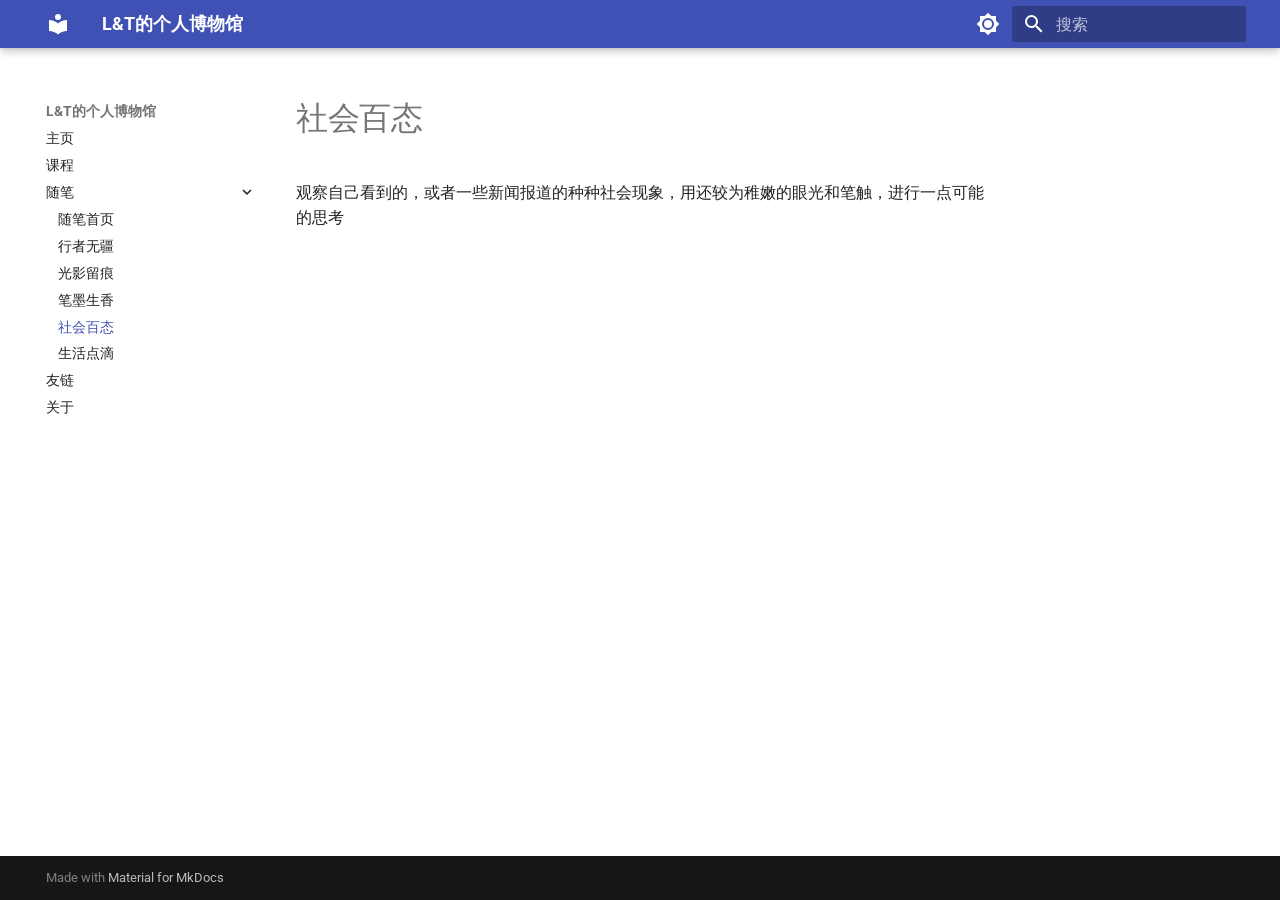
<file: essay/society/index.html>
<!doctype html>
<html lang="zh" class="no-js">
  <head>
    
      <meta charset="utf-8">
      <meta name="viewport" content="width=device-width,initial-scale=1">
      
        <meta name="description" content="一个记录学习与生活的小站">
      
      
      
      
        <link rel="prev" href="../book/">
      
      
        <link rel="next" href="../life/">
      
      
        
      
      
      <link rel="icon" href="../../assets/images/favicon.png">
      <meta name="generator" content="mkdocs-1.6.1, mkdocs-material-9.7.7">
    
    
      
        <title>社会百态 - L&T的个人博物馆</title>
      
    
    
      <link rel="stylesheet" href="../../assets/stylesheets/main.ec1eaa64.min.css">
      
        
        <link rel="stylesheet" href="../../assets/stylesheets/palette.ab4e12ef.min.css">
      
      


    
    
      
    
    
      
        
        
        <link rel="preconnect" href="https://fonts.gstatic.com" crossorigin>
        <link rel="stylesheet" href="https://fonts.googleapis.com/css?family=Roboto:300,300i,400,400i,700,700i%7CRoboto+Mono:400,400i,700,700i&display=fallback">
        <style>:root{--md-text-font:"Roboto";--md-code-font:"Roboto Mono"}</style>
      
    
    
    <script>__md_scope=new URL("../..",location),__md_hash=e=>[...e].reduce(((e,_)=>(e<<5)-e+_.charCodeAt(0)),0),__md_get=(e,_=localStorage,t=__md_scope)=>JSON.parse(_.getItem(t.pathname+"."+e)),__md_set=(e,_,t=localStorage,a=__md_scope)=>{try{t.setItem(a.pathname+"."+e,JSON.stringify(_))}catch(e){}}</script>
    
      

    
    
  </head>
  
  
    
    
      
    
    
    
    
    <body dir="ltr" data-md-color-scheme="default" data-md-color-primary="indigo" data-md-color-accent="indigo">
  
    
    <input class="md-toggle" data-md-toggle="drawer" type="checkbox" id="__drawer" autocomplete="off">
    <input class="md-toggle" data-md-toggle="search" type="checkbox" id="__search" autocomplete="off">
    <label class="md-overlay" for="__drawer"></label>
    <div data-md-component="skip">
      
        
        <a href="#_1" class="md-skip">
          跳转至
        </a>
      
    </div>
    <div data-md-component="announce">
      
    </div>
    
    
      

  

<header class="md-header md-header--shadow" data-md-component="header">
  <nav class="md-header__inner md-grid" aria-label="页眉">
    <a href="../.." title="L&amp;T的个人博物馆" class="md-header__button md-logo" aria-label="L&T的个人博物馆" data-md-component="logo">
      
  
  <svg xmlns="http://www.w3.org/2000/svg" viewBox="0 0 24 24"><path d="M12 8a3 3 0 0 0 3-3 3 3 0 0 0-3-3 3 3 0 0 0-3 3 3 3 0 0 0 3 3m0 3.54C9.64 9.35 6.5 8 3 8v11c3.5 0 6.64 1.35 9 3.54 2.36-2.19 5.5-3.54 9-3.54V8c-3.5 0-6.64 1.35-9 3.54"/></svg>

    </a>
    <label class="md-header__button md-icon" for="__drawer">
      
      <svg xmlns="http://www.w3.org/2000/svg" viewBox="0 0 24 24"><path d="M3 6h18v2H3zm0 5h18v2H3zm0 5h18v2H3z"/></svg>
    </label>
    <div class="md-header__title" data-md-component="header-title">
      <div class="md-header__ellipsis">
        <div class="md-header__topic">
          <span class="md-ellipsis">
            L&T的个人博物馆
          </span>
        </div>
        <div class="md-header__topic" data-md-component="header-topic">
          <span class="md-ellipsis">
            
              社会百态
            
          </span>
        </div>
      </div>
    </div>
    
      
        <form class="md-header__option" data-md-component="palette">
  
    
    
    
    <input class="md-option" data-md-color-media="" data-md-color-scheme="default" data-md-color-primary="indigo" data-md-color-accent="indigo"  aria-label="切换至深色模式"  type="radio" name="__palette" id="__palette_0">
    
      <label class="md-header__button md-icon" title="切换至深色模式" for="__palette_1" hidden>
        <svg xmlns="http://www.w3.org/2000/svg" viewBox="0 0 24 24"><path d="M12 8a4 4 0 0 0-4 4 4 4 0 0 0 4 4 4 4 0 0 0 4-4 4 4 0 0 0-4-4m0 10a6 6 0 0 1-6-6 6 6 0 0 1 6-6 6 6 0 0 1 6 6 6 6 0 0 1-6 6m8-9.31V4h-4.69L12 .69 8.69 4H4v4.69L.69 12 4 15.31V20h4.69L12 23.31 15.31 20H20v-4.69L23.31 12z"/></svg>
      </label>
    
  
    
    
    
    <input class="md-option" data-md-color-media="" data-md-color-scheme="slate" data-md-color-primary="indigo" data-md-color-accent="indigo"  aria-label="切换至浅色模式"  type="radio" name="__palette" id="__palette_1">
    
      <label class="md-header__button md-icon" title="切换至浅色模式" for="__palette_0" hidden>
        <svg xmlns="http://www.w3.org/2000/svg" viewBox="0 0 24 24"><path d="M12 18c-.89 0-1.74-.2-2.5-.55C11.56 16.5 13 14.42 13 12s-1.44-4.5-3.5-5.45C10.26 6.2 11.11 6 12 6a6 6 0 0 1 6 6 6 6 0 0 1-6 6m8-9.31V4h-4.69L12 .69 8.69 4H4v4.69L.69 12 4 15.31V20h4.69L12 23.31 15.31 20H20v-4.69L23.31 12z"/></svg>
      </label>
    
  
</form>
      
    
    
      <script>var palette=__md_get("__palette");if(palette&&palette.color){if("(prefers-color-scheme)"===palette.color.media){var media=matchMedia("(prefers-color-scheme: light)"),input=document.querySelector(media.matches?"[data-md-color-media='(prefers-color-scheme: light)']":"[data-md-color-media='(prefers-color-scheme: dark)']");palette.color.media=input.getAttribute("data-md-color-media"),palette.color.scheme=input.getAttribute("data-md-color-scheme"),palette.color.primary=input.getAttribute("data-md-color-primary"),palette.color.accent=input.getAttribute("data-md-color-accent")}for(var[key,value]of Object.entries(palette.color))document.body.setAttribute("data-md-color-"+key,value)}</script>
    
    
    
      
      
        <label class="md-header__button md-icon" for="__search">
          
          <svg xmlns="http://www.w3.org/2000/svg" viewBox="0 0 24 24"><path d="M9.5 3A6.5 6.5 0 0 1 16 9.5c0 1.61-.59 3.09-1.56 4.23l.27.27h.79l5 5-1.5 1.5-5-5v-.79l-.27-.27A6.52 6.52 0 0 1 9.5 16 6.5 6.5 0 0 1 3 9.5 6.5 6.5 0 0 1 9.5 3m0 2C7 5 5 7 5 9.5S7 14 9.5 14 14 12 14 9.5 12 5 9.5 5"/></svg>
        </label>
        <div class="md-search" data-md-component="search" role="dialog">
  <label class="md-search__overlay" for="__search"></label>
  <div class="md-search__inner" role="search">
    <form class="md-search__form" name="search">
      <input type="text" class="md-search__input" name="query" aria-label="搜索" placeholder="搜索" autocapitalize="off" autocorrect="off" autocomplete="off" spellcheck="false" data-md-component="search-query" required>
      <label class="md-search__icon md-icon" for="__search">
        
        <svg xmlns="http://www.w3.org/2000/svg" viewBox="0 0 24 24"><path d="M9.5 3A6.5 6.5 0 0 1 16 9.5c0 1.61-.59 3.09-1.56 4.23l.27.27h.79l5 5-1.5 1.5-5-5v-.79l-.27-.27A6.52 6.52 0 0 1 9.5 16 6.5 6.5 0 0 1 3 9.5 6.5 6.5 0 0 1 9.5 3m0 2C7 5 5 7 5 9.5S7 14 9.5 14 14 12 14 9.5 12 5 9.5 5"/></svg>
        
        <svg xmlns="http://www.w3.org/2000/svg" viewBox="0 0 24 24"><path d="M20 11v2H8l5.5 5.5-1.42 1.42L4.16 12l7.92-7.92L13.5 5.5 8 11z"/></svg>
      </label>
      <nav class="md-search__options" aria-label="查找">
        
        <button type="reset" class="md-search__icon md-icon" title="清空当前内容" aria-label="清空当前内容" tabindex="-1">
          
          <svg xmlns="http://www.w3.org/2000/svg" viewBox="0 0 24 24"><path d="M19 6.41 17.59 5 12 10.59 6.41 5 5 6.41 10.59 12 5 17.59 6.41 19 12 13.41 17.59 19 19 17.59 13.41 12z"/></svg>
        </button>
      </nav>
      
    </form>
    <div class="md-search__output">
      <div class="md-search__scrollwrap" tabindex="0" data-md-scrollfix>
        <div class="md-search-result" data-md-component="search-result">
          <div class="md-search-result__meta">
            正在初始化搜索引擎
          </div>
          <ol class="md-search-result__list" role="presentation"></ol>
        </div>
      </div>
    </div>
  </div>
</div>
      
    
    
  </nav>
  
</header>
    
    <div class="md-container" data-md-component="container">
      
      
        
          
        
      
      <main class="md-main" data-md-component="main">
        <div class="md-main__inner md-grid">
          
            
              
              <div class="md-sidebar md-sidebar--primary" data-md-component="sidebar" data-md-type="navigation" >
                <div class="md-sidebar__scrollwrap">
                  <div class="md-sidebar__inner">
                    



<nav class="md-nav md-nav--primary" aria-label="导航栏" data-md-level="0">
  <label class="md-nav__title" for="__drawer">
    <a href="../.." title="L&amp;T的个人博物馆" class="md-nav__button md-logo" aria-label="L&T的个人博物馆" data-md-component="logo">
      
  
  <svg xmlns="http://www.w3.org/2000/svg" viewBox="0 0 24 24"><path d="M12 8a3 3 0 0 0 3-3 3 3 0 0 0-3-3 3 3 0 0 0-3 3 3 3 0 0 0 3 3m0 3.54C9.64 9.35 6.5 8 3 8v11c3.5 0 6.64 1.35 9 3.54 2.36-2.19 5.5-3.54 9-3.54V8c-3.5 0-6.64 1.35-9 3.54"/></svg>

    </a>
    L&T的个人博物馆
  </label>
  
  <ul class="md-nav__list" data-md-scrollfix>
    
      
      
  
  
  
  
    <li class="md-nav__item">
      <a href="../.." class="md-nav__link">
        
  
  
  <span class="md-ellipsis">
    
  
    主页
  

    
  </span>
  
  

      </a>
    </li>
  

    
      
      
  
  
  
  
    <li class="md-nav__item">
      <a href="../../course/" class="md-nav__link">
        
  
  
  <span class="md-ellipsis">
    
  
    课程
  

    
  </span>
  
  

      </a>
    </li>
  

    
      
      
  
  
    
  
  
  
    
    
    
    
    
    <li class="md-nav__item md-nav__item--active md-nav__item--nested">
      
        
        
        <input class="md-nav__toggle md-toggle " type="checkbox" id="__nav_3" checked>
        
          
          <label class="md-nav__link" for="__nav_3" id="__nav_3_label" tabindex="0">
            
  
  
  <span class="md-ellipsis">
    
  
    随笔
  

    
  </span>
  
  

            <span class="md-nav__icon md-icon"></span>
          </label>
        
        <nav class="md-nav" data-md-level="1" aria-labelledby="__nav_3_label" aria-expanded="true">
          <label class="md-nav__title" for="__nav_3">
            <span class="md-nav__icon md-icon"></span>
            
  
    随笔
  

          </label>
          <ul class="md-nav__list" data-md-scrollfix>
            
              
                
  
  
  
  
    <li class="md-nav__item">
      <a href="../" class="md-nav__link">
        
  
  
  <span class="md-ellipsis">
    
  
    随笔首页
  

    
  </span>
  
  

      </a>
    </li>
  

              
            
              
                
  
  
  
  
    <li class="md-nav__item">
      <a href="../travel/" class="md-nav__link">
        
  
  
  <span class="md-ellipsis">
    
  
    行者无疆
  

    
  </span>
  
  

      </a>
    </li>
  

              
            
              
                
  
  
  
  
    <li class="md-nav__item">
      <a href="../film/" class="md-nav__link">
        
  
  
  <span class="md-ellipsis">
    
  
    光影留痕
  

    
  </span>
  
  

      </a>
    </li>
  

              
            
              
                
  
  
  
  
    <li class="md-nav__item">
      <a href="../book/" class="md-nav__link">
        
  
  
  <span class="md-ellipsis">
    
  
    笔墨生香
  

    
  </span>
  
  

      </a>
    </li>
  

              
            
              
                
  
  
    
  
  
  
    <li class="md-nav__item md-nav__item--active">
      
      <input class="md-nav__toggle md-toggle" type="checkbox" id="__toc">
      
      
        
      
      
      <a href="./" class="md-nav__link md-nav__link--active">
        
  
  
  <span class="md-ellipsis">
    
  
    社会百态
  

    
  </span>
  
  

      </a>
      
    </li>
  

              
            
              
                
  
  
  
  
    <li class="md-nav__item">
      <a href="../life/" class="md-nav__link">
        
  
  
  <span class="md-ellipsis">
    
  
    生活点滴
  

    
  </span>
  
  

      </a>
    </li>
  

              
            
          </ul>
        </nav>
      
    </li>
  

    
      
      
  
  
  
  
    <li class="md-nav__item">
      <a href="../../friends/" class="md-nav__link">
        
  
  
  <span class="md-ellipsis">
    
  
    友链
  

    
  </span>
  
  

      </a>
    </li>
  

    
      
      
  
  
  
  
    <li class="md-nav__item">
      <a href="../../about/" class="md-nav__link">
        
  
  
  <span class="md-ellipsis">
    
  
    关于
  

    
  </span>
  
  

      </a>
    </li>
  

    
  </ul>
</nav>
                  </div>
                </div>
              </div>
            
            
              
              <div class="md-sidebar md-sidebar--secondary" data-md-component="sidebar" data-md-type="toc" >
                <div class="md-sidebar__scrollwrap">
                  <div class="md-sidebar__inner">
                    

<nav class="md-nav md-nav--secondary" aria-label="目录">
  
  
  
    
  
  
</nav>
                  </div>
                </div>
              </div>
            
          
          
            <div class="md-content" data-md-component="content">
              
              <article class="md-content__inner md-typeset">
                
                  



<h1 id="_1">社会百态</h1>
<p>观察自己看到的，或者一些新闻报道的种种社会现象，用还较为稚嫩的眼光和笔触，进行一点可能的思考</p>












                
              </article>
            </div>
          
          
<script>var target=document.getElementById(location.hash.slice(1));target&&target.name&&(target.checked=target.name.startsWith("__tabbed_"))</script>
        </div>
        
      </main>
      
        <footer class="md-footer">
  
  <div class="md-footer-meta md-typeset">
    <div class="md-footer-meta__inner md-grid">
      <div class="md-copyright">
  
  
    Made with
    <a href="https://squidfunk.github.io/mkdocs-material/" target="_blank" rel="noopener">
      Material for MkDocs
    </a>
  
</div>
      
    </div>
  </div>
</footer>
      
    </div>
    <div class="md-dialog" data-md-component="dialog">
      <div class="md-dialog__inner md-typeset"></div>
    </div>
    
    
    
      
      
      <script id="__config" type="application/json">{"annotate": null, "base": "../..", "features": [], "search": "../../assets/javascripts/workers/search.2c215733.min.js", "tags": null, "translations": {"clipboard.copied": "\u5df2\u590d\u5236", "clipboard.copy": "\u590d\u5236", "search.result.more.one": "\u5728\u8be5\u9875\u4e0a\u8fd8\u6709 1 \u4e2a\u7b26\u5408\u6761\u4ef6\u7684\u7ed3\u679c", "search.result.more.other": "\u5728\u8be5\u9875\u4e0a\u8fd8\u6709 # \u4e2a\u7b26\u5408\u6761\u4ef6\u7684\u7ed3\u679c", "search.result.none": "\u6ca1\u6709\u627e\u5230\u7b26\u5408\u6761\u4ef6\u7684\u7ed3\u679c", "search.result.one": "\u627e\u5230 1 \u4e2a\u7b26\u5408\u6761\u4ef6\u7684\u7ed3\u679c", "search.result.other": "# \u4e2a\u7b26\u5408\u6761\u4ef6\u7684\u7ed3\u679c", "search.result.placeholder": "\u952e\u5165\u4ee5\u5f00\u59cb\u641c\u7d22", "search.result.term.missing": "\u7f3a\u5c11", "select.version": "\u9009\u62e9\u5f53\u524d\u7248\u672c"}, "version": null}</script>
    
    
      <script src="../../assets/javascripts/bundle.d7400e89.min.js"></script>
      
    
  </body>
</html>
</file>
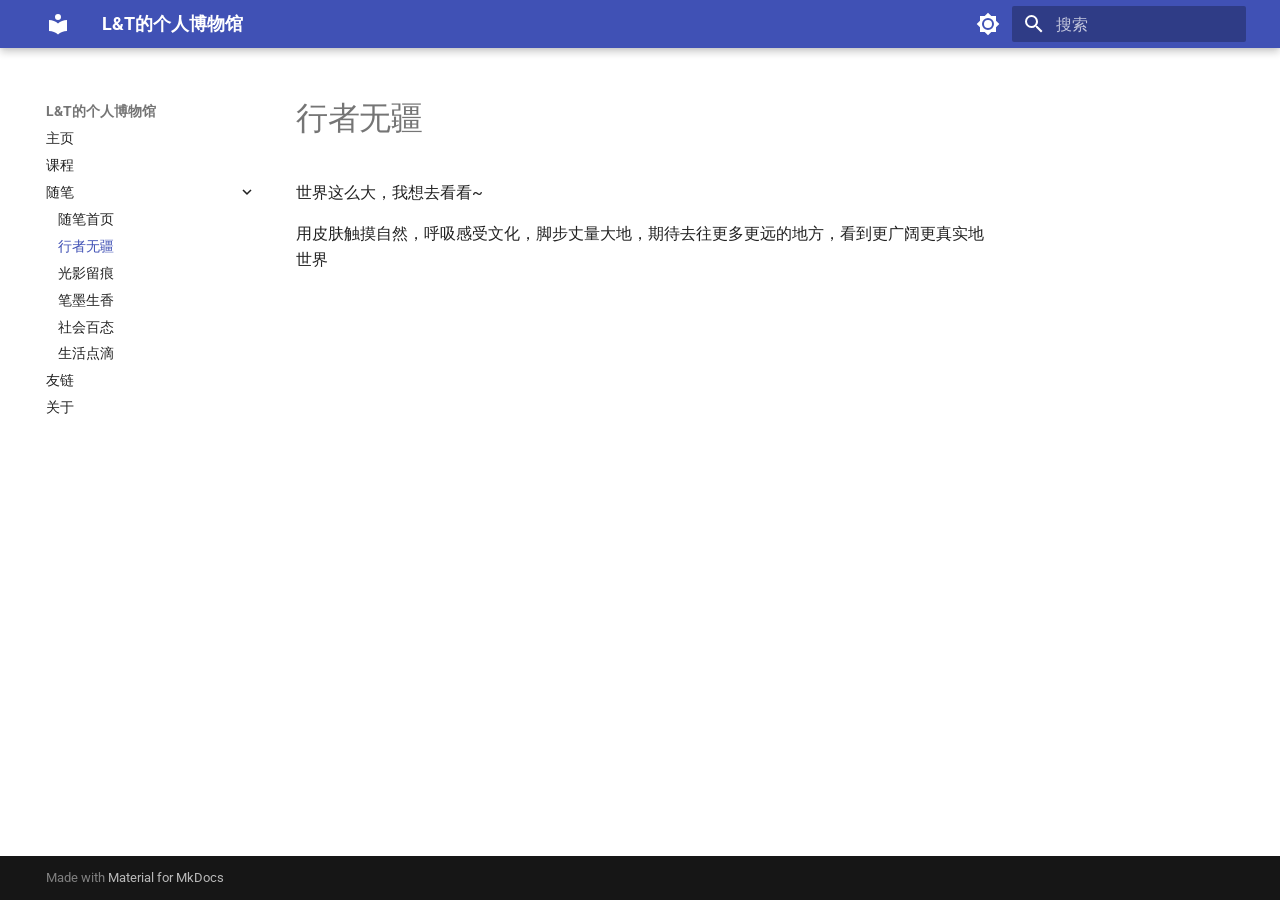
<file: essay/travel/index.html>
<!doctype html>
<html lang="zh" class="no-js">
  <head>
    
      <meta charset="utf-8">
      <meta name="viewport" content="width=device-width,initial-scale=1">
      
        <meta name="description" content="一个记录学习与生活的小站">
      
      
      
      
        <link rel="prev" href="../">
      
      
        <link rel="next" href="../film/">
      
      
        
      
      
      <link rel="icon" href="../../assets/images/favicon.png">
      <meta name="generator" content="mkdocs-1.6.1, mkdocs-material-9.7.7">
    
    
      
        <title>行者无疆 - L&T的个人博物馆</title>
      
    
    
      <link rel="stylesheet" href="../../assets/stylesheets/main.ec1eaa64.min.css">
      
        
        <link rel="stylesheet" href="../../assets/stylesheets/palette.ab4e12ef.min.css">
      
      


    
    
      
    
    
      
        
        
        <link rel="preconnect" href="https://fonts.gstatic.com" crossorigin>
        <link rel="stylesheet" href="https://fonts.googleapis.com/css?family=Roboto:300,300i,400,400i,700,700i%7CRoboto+Mono:400,400i,700,700i&display=fallback">
        <style>:root{--md-text-font:"Roboto";--md-code-font:"Roboto Mono"}</style>
      
    
    
    <script>__md_scope=new URL("../..",location),__md_hash=e=>[...e].reduce(((e,_)=>(e<<5)-e+_.charCodeAt(0)),0),__md_get=(e,_=localStorage,t=__md_scope)=>JSON.parse(_.getItem(t.pathname+"."+e)),__md_set=(e,_,t=localStorage,a=__md_scope)=>{try{t.setItem(a.pathname+"."+e,JSON.stringify(_))}catch(e){}}</script>
    
      

    
    
  </head>
  
  
    
    
      
    
    
    
    
    <body dir="ltr" data-md-color-scheme="default" data-md-color-primary="indigo" data-md-color-accent="indigo">
  
    
    <input class="md-toggle" data-md-toggle="drawer" type="checkbox" id="__drawer" autocomplete="off">
    <input class="md-toggle" data-md-toggle="search" type="checkbox" id="__search" autocomplete="off">
    <label class="md-overlay" for="__drawer"></label>
    <div data-md-component="skip">
      
        
        <a href="#_1" class="md-skip">
          跳转至
        </a>
      
    </div>
    <div data-md-component="announce">
      
    </div>
    
    
      

  

<header class="md-header md-header--shadow" data-md-component="header">
  <nav class="md-header__inner md-grid" aria-label="页眉">
    <a href="../.." title="L&amp;T的个人博物馆" class="md-header__button md-logo" aria-label="L&T的个人博物馆" data-md-component="logo">
      
  
  <svg xmlns="http://www.w3.org/2000/svg" viewBox="0 0 24 24"><path d="M12 8a3 3 0 0 0 3-3 3 3 0 0 0-3-3 3 3 0 0 0-3 3 3 3 0 0 0 3 3m0 3.54C9.64 9.35 6.5 8 3 8v11c3.5 0 6.64 1.35 9 3.54 2.36-2.19 5.5-3.54 9-3.54V8c-3.5 0-6.64 1.35-9 3.54"/></svg>

    </a>
    <label class="md-header__button md-icon" for="__drawer">
      
      <svg xmlns="http://www.w3.org/2000/svg" viewBox="0 0 24 24"><path d="M3 6h18v2H3zm0 5h18v2H3zm0 5h18v2H3z"/></svg>
    </label>
    <div class="md-header__title" data-md-component="header-title">
      <div class="md-header__ellipsis">
        <div class="md-header__topic">
          <span class="md-ellipsis">
            L&T的个人博物馆
          </span>
        </div>
        <div class="md-header__topic" data-md-component="header-topic">
          <span class="md-ellipsis">
            
              行者无疆
            
          </span>
        </div>
      </div>
    </div>
    
      
        <form class="md-header__option" data-md-component="palette">
  
    
    
    
    <input class="md-option" data-md-color-media="" data-md-color-scheme="default" data-md-color-primary="indigo" data-md-color-accent="indigo"  aria-label="切换至深色模式"  type="radio" name="__palette" id="__palette_0">
    
      <label class="md-header__button md-icon" title="切换至深色模式" for="__palette_1" hidden>
        <svg xmlns="http://www.w3.org/2000/svg" viewBox="0 0 24 24"><path d="M12 8a4 4 0 0 0-4 4 4 4 0 0 0 4 4 4 4 0 0 0 4-4 4 4 0 0 0-4-4m0 10a6 6 0 0 1-6-6 6 6 0 0 1 6-6 6 6 0 0 1 6 6 6 6 0 0 1-6 6m8-9.31V4h-4.69L12 .69 8.69 4H4v4.69L.69 12 4 15.31V20h4.69L12 23.31 15.31 20H20v-4.69L23.31 12z"/></svg>
      </label>
    
  
    
    
    
    <input class="md-option" data-md-color-media="" data-md-color-scheme="slate" data-md-color-primary="indigo" data-md-color-accent="indigo"  aria-label="切换至浅色模式"  type="radio" name="__palette" id="__palette_1">
    
      <label class="md-header__button md-icon" title="切换至浅色模式" for="__palette_0" hidden>
        <svg xmlns="http://www.w3.org/2000/svg" viewBox="0 0 24 24"><path d="M12 18c-.89 0-1.74-.2-2.5-.55C11.56 16.5 13 14.42 13 12s-1.44-4.5-3.5-5.45C10.26 6.2 11.11 6 12 6a6 6 0 0 1 6 6 6 6 0 0 1-6 6m8-9.31V4h-4.69L12 .69 8.69 4H4v4.69L.69 12 4 15.31V20h4.69L12 23.31 15.31 20H20v-4.69L23.31 12z"/></svg>
      </label>
    
  
</form>
      
    
    
      <script>var palette=__md_get("__palette");if(palette&&palette.color){if("(prefers-color-scheme)"===palette.color.media){var media=matchMedia("(prefers-color-scheme: light)"),input=document.querySelector(media.matches?"[data-md-color-media='(prefers-color-scheme: light)']":"[data-md-color-media='(prefers-color-scheme: dark)']");palette.color.media=input.getAttribute("data-md-color-media"),palette.color.scheme=input.getAttribute("data-md-color-scheme"),palette.color.primary=input.getAttribute("data-md-color-primary"),palette.color.accent=input.getAttribute("data-md-color-accent")}for(var[key,value]of Object.entries(palette.color))document.body.setAttribute("data-md-color-"+key,value)}</script>
    
    
    
      
      
        <label class="md-header__button md-icon" for="__search">
          
          <svg xmlns="http://www.w3.org/2000/svg" viewBox="0 0 24 24"><path d="M9.5 3A6.5 6.5 0 0 1 16 9.5c0 1.61-.59 3.09-1.56 4.23l.27.27h.79l5 5-1.5 1.5-5-5v-.79l-.27-.27A6.52 6.52 0 0 1 9.5 16 6.5 6.5 0 0 1 3 9.5 6.5 6.5 0 0 1 9.5 3m0 2C7 5 5 7 5 9.5S7 14 9.5 14 14 12 14 9.5 12 5 9.5 5"/></svg>
        </label>
        <div class="md-search" data-md-component="search" role="dialog">
  <label class="md-search__overlay" for="__search"></label>
  <div class="md-search__inner" role="search">
    <form class="md-search__form" name="search">
      <input type="text" class="md-search__input" name="query" aria-label="搜索" placeholder="搜索" autocapitalize="off" autocorrect="off" autocomplete="off" spellcheck="false" data-md-component="search-query" required>
      <label class="md-search__icon md-icon" for="__search">
        
        <svg xmlns="http://www.w3.org/2000/svg" viewBox="0 0 24 24"><path d="M9.5 3A6.5 6.5 0 0 1 16 9.5c0 1.61-.59 3.09-1.56 4.23l.27.27h.79l5 5-1.5 1.5-5-5v-.79l-.27-.27A6.52 6.52 0 0 1 9.5 16 6.5 6.5 0 0 1 3 9.5 6.5 6.5 0 0 1 9.5 3m0 2C7 5 5 7 5 9.5S7 14 9.5 14 14 12 14 9.5 12 5 9.5 5"/></svg>
        
        <svg xmlns="http://www.w3.org/2000/svg" viewBox="0 0 24 24"><path d="M20 11v2H8l5.5 5.5-1.42 1.42L4.16 12l7.92-7.92L13.5 5.5 8 11z"/></svg>
      </label>
      <nav class="md-search__options" aria-label="查找">
        
        <button type="reset" class="md-search__icon md-icon" title="清空当前内容" aria-label="清空当前内容" tabindex="-1">
          
          <svg xmlns="http://www.w3.org/2000/svg" viewBox="0 0 24 24"><path d="M19 6.41 17.59 5 12 10.59 6.41 5 5 6.41 10.59 12 5 17.59 6.41 19 12 13.41 17.59 19 19 17.59 13.41 12z"/></svg>
        </button>
      </nav>
      
    </form>
    <div class="md-search__output">
      <div class="md-search__scrollwrap" tabindex="0" data-md-scrollfix>
        <div class="md-search-result" data-md-component="search-result">
          <div class="md-search-result__meta">
            正在初始化搜索引擎
          </div>
          <ol class="md-search-result__list" role="presentation"></ol>
        </div>
      </div>
    </div>
  </div>
</div>
      
    
    
  </nav>
  
</header>
    
    <div class="md-container" data-md-component="container">
      
      
        
          
        
      
      <main class="md-main" data-md-component="main">
        <div class="md-main__inner md-grid">
          
            
              
              <div class="md-sidebar md-sidebar--primary" data-md-component="sidebar" data-md-type="navigation" >
                <div class="md-sidebar__scrollwrap">
                  <div class="md-sidebar__inner">
                    



<nav class="md-nav md-nav--primary" aria-label="导航栏" data-md-level="0">
  <label class="md-nav__title" for="__drawer">
    <a href="../.." title="L&amp;T的个人博物馆" class="md-nav__button md-logo" aria-label="L&T的个人博物馆" data-md-component="logo">
      
  
  <svg xmlns="http://www.w3.org/2000/svg" viewBox="0 0 24 24"><path d="M12 8a3 3 0 0 0 3-3 3 3 0 0 0-3-3 3 3 0 0 0-3 3 3 3 0 0 0 3 3m0 3.54C9.64 9.35 6.5 8 3 8v11c3.5 0 6.64 1.35 9 3.54 2.36-2.19 5.5-3.54 9-3.54V8c-3.5 0-6.64 1.35-9 3.54"/></svg>

    </a>
    L&T的个人博物馆
  </label>
  
  <ul class="md-nav__list" data-md-scrollfix>
    
      
      
  
  
  
  
    <li class="md-nav__item">
      <a href="../.." class="md-nav__link">
        
  
  
  <span class="md-ellipsis">
    
  
    主页
  

    
  </span>
  
  

      </a>
    </li>
  

    
      
      
  
  
  
  
    <li class="md-nav__item">
      <a href="../../course/" class="md-nav__link">
        
  
  
  <span class="md-ellipsis">
    
  
    课程
  

    
  </span>
  
  

      </a>
    </li>
  

    
      
      
  
  
    
  
  
  
    
    
    
    
    
    <li class="md-nav__item md-nav__item--active md-nav__item--nested">
      
        
        
        <input class="md-nav__toggle md-toggle " type="checkbox" id="__nav_3" checked>
        
          
          <label class="md-nav__link" for="__nav_3" id="__nav_3_label" tabindex="0">
            
  
  
  <span class="md-ellipsis">
    
  
    随笔
  

    
  </span>
  
  

            <span class="md-nav__icon md-icon"></span>
          </label>
        
        <nav class="md-nav" data-md-level="1" aria-labelledby="__nav_3_label" aria-expanded="true">
          <label class="md-nav__title" for="__nav_3">
            <span class="md-nav__icon md-icon"></span>
            
  
    随笔
  

          </label>
          <ul class="md-nav__list" data-md-scrollfix>
            
              
                
  
  
  
  
    <li class="md-nav__item">
      <a href="../" class="md-nav__link">
        
  
  
  <span class="md-ellipsis">
    
  
    随笔首页
  

    
  </span>
  
  

      </a>
    </li>
  

              
            
              
                
  
  
    
  
  
  
    <li class="md-nav__item md-nav__item--active">
      
      <input class="md-nav__toggle md-toggle" type="checkbox" id="__toc">
      
      
        
      
      
      <a href="./" class="md-nav__link md-nav__link--active">
        
  
  
  <span class="md-ellipsis">
    
  
    行者无疆
  

    
  </span>
  
  

      </a>
      
    </li>
  

              
            
              
                
  
  
  
  
    <li class="md-nav__item">
      <a href="../film/" class="md-nav__link">
        
  
  
  <span class="md-ellipsis">
    
  
    光影留痕
  

    
  </span>
  
  

      </a>
    </li>
  

              
            
              
                
  
  
  
  
    <li class="md-nav__item">
      <a href="../book/" class="md-nav__link">
        
  
  
  <span class="md-ellipsis">
    
  
    笔墨生香
  

    
  </span>
  
  

      </a>
    </li>
  

              
            
              
                
  
  
  
  
    <li class="md-nav__item">
      <a href="../society/" class="md-nav__link">
        
  
  
  <span class="md-ellipsis">
    
  
    社会百态
  

    
  </span>
  
  

      </a>
    </li>
  

              
            
              
                
  
  
  
  
    <li class="md-nav__item">
      <a href="../life/" class="md-nav__link">
        
  
  
  <span class="md-ellipsis">
    
  
    生活点滴
  

    
  </span>
  
  

      </a>
    </li>
  

              
            
          </ul>
        </nav>
      
    </li>
  

    
      
      
  
  
  
  
    <li class="md-nav__item">
      <a href="../../friends/" class="md-nav__link">
        
  
  
  <span class="md-ellipsis">
    
  
    友链
  

    
  </span>
  
  

      </a>
    </li>
  

    
      
      
  
  
  
  
    <li class="md-nav__item">
      <a href="../../about/" class="md-nav__link">
        
  
  
  <span class="md-ellipsis">
    
  
    关于
  

    
  </span>
  
  

      </a>
    </li>
  

    
  </ul>
</nav>
                  </div>
                </div>
              </div>
            
            
              
              <div class="md-sidebar md-sidebar--secondary" data-md-component="sidebar" data-md-type="toc" >
                <div class="md-sidebar__scrollwrap">
                  <div class="md-sidebar__inner">
                    

<nav class="md-nav md-nav--secondary" aria-label="目录">
  
  
  
    
  
  
</nav>
                  </div>
                </div>
              </div>
            
          
          
            <div class="md-content" data-md-component="content">
              
              <article class="md-content__inner md-typeset">
                
                  



<h1 id="_1">行者无疆</h1>
<p>世界这么大，我想去看看~</p>
<p>用皮肤触摸自然，呼吸感受文化，脚步丈量大地，期待去往更多更远的地方，看到更广阔更真实地世界</p>












                
              </article>
            </div>
          
          
<script>var target=document.getElementById(location.hash.slice(1));target&&target.name&&(target.checked=target.name.startsWith("__tabbed_"))</script>
        </div>
        
      </main>
      
        <footer class="md-footer">
  
  <div class="md-footer-meta md-typeset">
    <div class="md-footer-meta__inner md-grid">
      <div class="md-copyright">
  
  
    Made with
    <a href="https://squidfunk.github.io/mkdocs-material/" target="_blank" rel="noopener">
      Material for MkDocs
    </a>
  
</div>
      
    </div>
  </div>
</footer>
      
    </div>
    <div class="md-dialog" data-md-component="dialog">
      <div class="md-dialog__inner md-typeset"></div>
    </div>
    
    
    
      
      
      <script id="__config" type="application/json">{"annotate": null, "base": "../..", "features": [], "search": "../../assets/javascripts/workers/search.2c215733.min.js", "tags": null, "translations": {"clipboard.copied": "\u5df2\u590d\u5236", "clipboard.copy": "\u590d\u5236", "search.result.more.one": "\u5728\u8be5\u9875\u4e0a\u8fd8\u6709 1 \u4e2a\u7b26\u5408\u6761\u4ef6\u7684\u7ed3\u679c", "search.result.more.other": "\u5728\u8be5\u9875\u4e0a\u8fd8\u6709 # \u4e2a\u7b26\u5408\u6761\u4ef6\u7684\u7ed3\u679c", "search.result.none": "\u6ca1\u6709\u627e\u5230\u7b26\u5408\u6761\u4ef6\u7684\u7ed3\u679c", "search.result.one": "\u627e\u5230 1 \u4e2a\u7b26\u5408\u6761\u4ef6\u7684\u7ed3\u679c", "search.result.other": "# \u4e2a\u7b26\u5408\u6761\u4ef6\u7684\u7ed3\u679c", "search.result.placeholder": "\u952e\u5165\u4ee5\u5f00\u59cb\u641c\u7d22", "search.result.term.missing": "\u7f3a\u5c11", "select.version": "\u9009\u62e9\u5f53\u524d\u7248\u672c"}, "version": null}</script>
    
    
      <script src="../../assets/javascripts/bundle.d7400e89.min.js"></script>
      
    
  </body>
</html>
</file>
<file: stylesheets/extra.css>
/* 首页流水渐变背景（浅蓝色为主）
   背景放大到 400%，让背景位置动画呈现连续"流动"的视觉效果 */
body::before {
    content: '';
    position: fixed;
    top: -50%;
    left: -50%;
    width: 200%;
    height: 200%;
    z-index: -1;
    background: linear-gradient(-45deg, #7cb9ee, #a8d2f6, #dceefc, #bcdcf8, #9cc9f2, #e3f2fd, #7cb9ee);
    background-size: 400% 400%;
    animation: gradientFlow 22s ease infinite;
}

@keyframes gradientFlow {
    0% { background-position: 0% 50%; }
    50% { background-position: 100% 50%; }
    100% { background-position: 0% 50%; }
}
</file>
<file: assets/stylesheets/main.ec1eaa64.min.css>
@charset "UTF-8";html{-webkit-text-size-adjust:none;-moz-text-size-adjust:none;text-size-adjust:none;box-sizing:border-box}*,:after,:before{box-sizing:inherit}@media (prefers-reduced-motion){*,:after,:before{transition:none!important}}body{margin:0}a,button,input,label{-webkit-tap-highlight-color:transparent}a{color:inherit;text-decoration:none}hr{border:0;box-sizing:initial;display:block;height:.05rem;overflow:visible;padding:0}small{font-size:80%}sub,sup{line-height:1em}img{border-style:none}table{border-collapse:initial;border-spacing:0}td,th{font-weight:400;vertical-align:top}button{background:#0000;border:0;font-family:inherit;font-size:inherit;margin:0;padding:0}input{border:0;outline:none}:root{--md-primary-fg-color:#4051b5;--md-primary-fg-color--light:#5d6cc0;--md-primary-fg-color--dark:#303fa1;--md-primary-bg-color:#fff;--md-primary-bg-color--light:#ffffffb3;--md-accent-fg-color:#526cfe;--md-accent-fg-color--transparent:#526cfe1a;--md-accent-bg-color:#fff;--md-accent-bg-color--light:#ffffffb3}[data-md-color-scheme=default]{color-scheme:light}[data-md-color-scheme=default] img[src$="#gh-dark-mode-only"],[data-md-color-scheme=default] img[src$="#only-dark"]{display:none}:root,[data-md-color-scheme=default]{--md-hue:225deg;--md-default-fg-color:#000000de;--md-default-fg-color--light:#0000008a;--md-default-fg-color--lighter:#00000052;--md-default-fg-color--lightest:#00000012;--md-default-bg-color:#fff;--md-default-bg-color--light:#ffffffb3;--md-default-bg-color--lighter:#ffffff4d;--md-default-bg-color--lightest:#ffffff1f;--md-code-fg-color:#36464e;--md-code-bg-color:#f5f5f5;--md-code-bg-color--light:#f5f5f5b3;--md-code-bg-color--lighter:#f5f5f54d;--md-code-hl-color:#4287ff;--md-code-hl-color--light:#4287ff1a;--md-code-hl-number-color:#d52a2a;--md-code-hl-special-color:#db1457;--md-code-hl-function-color:#a846b9;--md-code-hl-constant-color:#6e59d9;--md-code-hl-keyword-color:#3f6ec6;--md-code-hl-string-color:#1c7d4d;--md-code-hl-name-color:var(--md-code-fg-color);--md-code-hl-operator-color:var(--md-default-fg-color--light);--md-code-hl-punctuation-color:var(--md-default-fg-color--light);--md-code-hl-comment-color:var(--md-default-fg-color--light);--md-code-hl-generic-color:var(--md-default-fg-color--light);--md-code-hl-variable-color:var(--md-default-fg-color--light);--md-typeset-color:var(--md-default-fg-color);--md-typeset-a-color:var(--md-primary-fg-color);--md-typeset-del-color:#f5503d26;--md-typeset-ins-color:#0bd57026;--md-typeset-kbd-color:#fafafa;--md-typeset-kbd-accent-color:#fff;--md-typeset-kbd-border-color:#b8b8b8;--md-typeset-mark-color:#ffff0080;--md-typeset-table-color:#0000001f;--md-typeset-table-color--light:rgba(0,0,0,.035);--md-admonition-fg-color:var(--md-default-fg-color);--md-admonition-bg-color:var(--md-default-bg-color);--md-warning-fg-color:#000000de;--md-warning-bg-color:#ff9;--md-footer-fg-color:#fff;--md-footer-fg-color--light:#ffffffb3;--md-footer-fg-color--lighter:#ffffff73;--md-footer-bg-color:#000000de;--md-footer-bg-color--dark:#00000052;--md-shadow-z1:0 0.2rem 0.5rem #0000000d,0 0 0.05rem #0000001a;--md-shadow-z2:0 0.2rem 0.5rem #0000001a,0 0 0.05rem #00000040;--md-shadow-z3:0 0.2rem 0.5rem #0003,0 0 0.05rem #00000059}.md-icon svg{fill:currentcolor;display:block;height:1.2rem;width:1.2rem}body{-webkit-font-smoothing:antialiased;-moz-osx-font-smoothing:grayscale;--md-text-font-family:var(--md-text-font,_),-apple-system,BlinkMacSystemFont,Helvetica,Arial,sans-serif;--md-code-font-family:var(--md-code-font,_),SFMono-Regular,Consolas,Menlo,monospace}aside,body,input{font-feature-settings:"kern","liga";color:var(--md-typeset-color);font-family:var(--md-text-font-family)}code,kbd,pre{font-feature-settings:"kern";font-family:var(--md-code-font-family)}:root{--md-typeset-table-sort-icon:url('data:image/svg+xml;charset=utf-8,<svg xmlns="http://www.w3.org/2000/svg" viewBox="0 0 24 24"><path d="m18 21-4-4h3V7h-3l4-4 4 4h-3v10h3M2 19v-2h10v2M2 13v-2h7v2M2 7V5h4v2z"/></svg>');--md-typeset-table-sort-icon--asc:url('data:image/svg+xml;charset=utf-8,<svg xmlns="http://www.w3.org/2000/svg" viewBox="0 0 24 24"><path d="M19 17h3l-4 4-4-4h3V3h2M2 17h10v2H2M6 5v2H2V5m0 6h7v2H2z"/></svg>');--md-typeset-table-sort-icon--desc:url('data:image/svg+xml;charset=utf-8,<svg xmlns="http://www.w3.org/2000/svg" viewBox="0 0 24 24"><path d="M19 7h3l-4-4-4 4h3v14h2M2 17h10v2H2M6 5v2H2V5m0 6h7v2H2z"/></svg>')}.md-typeset{-webkit-print-color-adjust:exact;color-adjust:exact;font-size:.8rem;line-height:1.6;overflow-wrap:break-word}@media print{.md-typeset{font-size:.68rem}}.md-typeset blockquote,.md-typeset dl,.md-typeset figure,.md-typeset ol,.md-typeset pre,.md-typeset ul{margin-bottom:1em;margin-top:1em}.md-typeset h1{color:var(--md-default-fg-color--light);font-size:2em;line-height:1.3;margin:0 0 1.25em}.md-typeset h1,.md-typeset h2{font-weight:300;letter-spacing:-.01em}.md-typeset h2{font-size:1.5625em;line-height:1.4;margin:1.6em 0 .64em}.md-typeset h3{font-size:1.25em;font-weight:400;letter-spacing:-.01em;line-height:1.5;margin:1.6em 0 .8em}.md-typeset h2+h3{margin-top:.8em}.md-typeset h4{font-weight:700;letter-spacing:-.01em;margin:1em 0}.md-typeset h5,.md-typeset h6{color:var(--md-default-fg-color--light);font-size:.8em;font-weight:700;letter-spacing:-.01em;margin:1.25em 0}.md-typeset h5{text-transform:uppercase}.md-typeset h5 code{text-transform:none}.md-typeset hr{border-bottom:.05rem solid var(--md-default-fg-color--lightest);display:flow-root;margin:1.5em 0}.md-typeset a{color:var(--md-typeset-a-color);word-break:break-word}.md-typeset a,.md-typeset a:before{transition:color 125ms}.md-typeset a:focus,.md-typeset a:hover{color:var(--md-accent-fg-color)}.md-typeset a:focus code,.md-typeset a:hover code{background-color:var(--md-accent-fg-color--transparent);color:var(--md-accent-fg-color)}.md-typeset a code{color:var(--md-typeset-a-color)}.md-typeset a.focus-visible{outline-color:var(--md-accent-fg-color);outline-offset:.2rem}.md-typeset code,.md-typeset kbd,.md-typeset pre{color:var(--md-code-fg-color);direction:ltr;font-variant-ligatures:none;transition:background-color 125ms}@media print{.md-typeset code,.md-typeset kbd,.md-typeset pre{white-space:pre-wrap}}.md-typeset code{background-color:var(--md-code-bg-color);border-radius:.1rem;-webkit-box-decoration-break:clone;box-decoration-break:clone;font-size:.85em;padding:0 .2941176471em;transition:color 125ms,background-color 125ms;word-break:break-word}.md-typeset code:not(.focus-visible){-webkit-tap-highlight-color:transparent;outline:none}.md-typeset pre{display:flow-root;line-height:1.4;position:relative}.md-typeset pre>code{-webkit-box-decoration-break:slice;box-decoration-break:slice;box-shadow:none;display:block;margin:0;outline-color:var(--md-accent-fg-color);overflow:auto;padding:.7720588235em 1.1764705882em;scrollbar-color:var(--md-default-fg-color--lighter) #0000;scrollbar-width:thin;touch-action:auto;word-break:normal}.md-typeset pre>code:hover{scrollbar-color:var(--md-accent-fg-color) #0000}.md-typeset pre>code::-webkit-scrollbar{height:.2rem;width:.2rem}.md-typeset pre>code::-webkit-scrollbar-thumb{background-color:var(--md-default-fg-color--lighter)}.md-typeset pre>code::-webkit-scrollbar-thumb:hover{background-color:var(--md-accent-fg-color)}.md-typeset kbd{background-color:var(--md-typeset-kbd-color);border-radius:.1rem;box-shadow:0 .1rem 0 .05rem var(--md-typeset-kbd-border-color),0 .1rem 0 var(--md-typeset-kbd-border-color),0 -.1rem .2rem var(--md-typeset-kbd-accent-color) inset;color:var(--md-default-fg-color);display:inline-block;font-size:.75em;padding:0 .6666666667em;vertical-align:text-top;word-break:break-word}.md-typeset mark{background-color:var(--md-typeset-mark-color);-webkit-box-decoration-break:clone;box-decoration-break:clone;color:inherit;word-break:break-word}.md-typeset abbr{cursor:help;text-decoration:none}.md-typeset [data-preview],.md-typeset abbr{border-bottom:.05rem dotted var(--md-default-fg-color--light)}.md-typeset small{opacity:.75}[dir=ltr] .md-typeset sub,[dir=ltr] .md-typeset sup{margin-left:.078125em}[dir=rtl] .md-typeset sub,[dir=rtl] .md-typeset sup{margin-right:.078125em}[dir=ltr] .md-typeset blockquote{padding-left:.6rem}[dir=rtl] .md-typeset blockquote{padding-right:.6rem}[dir=ltr] .md-typeset blockquote{border-left:.2rem solid var(--md-default-fg-color--lighter)}[dir=rtl] .md-typeset blockquote{border-right:.2rem solid var(--md-default-fg-color--lighter)}.md-typeset blockquote{color:var(--md-default-fg-color--light);margin-left:0;margin-right:0}.md-typeset ul{list-style-type:disc}.md-typeset ul[type]{list-style-type:revert-layer}[dir=ltr] .md-typeset ol,[dir=ltr] .md-typeset ul{margin-left:.625em}[dir=rtl] .md-typeset ol,[dir=rtl] .md-typeset ul{margin-right:.625em}.md-typeset ol,.md-typeset ul{padding:0}.md-typeset ol:not([hidden]),.md-typeset ul:not([hidden]){display:flow-root}.md-typeset ol ol,.md-typeset ul ol{list-style-type:lower-alpha}.md-typeset ol ol ol,.md-typeset ul ol ol{list-style-type:lower-roman}.md-typeset ol ol ol ol,.md-typeset ul ol ol ol{list-style-type:upper-alpha}.md-typeset ol ol ol ol ol,.md-typeset ul ol ol ol ol{list-style-type:upper-roman}.md-typeset ol[type],.md-typeset ul[type]{list-style-type:revert-layer}[dir=ltr] .md-typeset ol li,[dir=ltr] .md-typeset ul li{margin-left:1.25em}[dir=rtl] .md-typeset ol li,[dir=rtl] .md-typeset ul li{margin-right:1.25em}.md-typeset ol li,.md-typeset ul li{margin-bottom:.5em}.md-typeset ol li blockquote,.md-typeset ol li p,.md-typeset ul li blockquote,.md-typeset ul li p{margin:.5em 0}.md-typeset ol li:last-child,.md-typeset ul li:last-child{margin-bottom:0}[dir=ltr] .md-typeset ol li ol,[dir=ltr] .md-typeset ol li ul,[dir=ltr] .md-typeset ul li ol,[dir=ltr] .md-typeset ul li ul{margin-left:.625em}[dir=rtl] .md-typeset ol li ol,[dir=rtl] .md-typeset ol li ul,[dir=rtl] .md-typeset ul li ol,[dir=rtl] .md-typeset ul li ul{margin-right:.625em}.md-typeset ol li ol,.md-typeset ol li ul,.md-typeset ul li ol,.md-typeset ul li ul{margin-bottom:.5em;margin-top:.5em}[dir=ltr] .md-typeset dd{margin-left:1.875em}[dir=rtl] .md-typeset dd{margin-right:1.875em}.md-typeset dd{margin-bottom:1.5em;margin-top:1em}.md-typeset img,.md-typeset svg,.md-typeset video{height:auto;max-width:100%}.md-typeset img[align=left]{margin:1em 1em 1em 0}.md-typeset img[align=right]{margin:1em 0 1em 1em}.md-typeset img[align]:only-child{margin-top:0}.md-typeset figure{display:flow-root;margin:1em auto;max-width:100%;text-align:center;width:fit-content}.md-typeset figure img{display:block;margin:0 auto}.md-typeset figcaption{font-style:italic;margin:1em auto;max-width:24rem}.md-typeset iframe{max-width:100%}.md-typeset table:not([class]){background-color:var(--md-default-bg-color);border:.05rem solid var(--md-typeset-table-color);border-radius:.1rem;display:inline-block;font-size:.64rem;max-width:100%;overflow:auto;touch-action:auto}@media print{.md-typeset table:not([class]){display:table}}.md-typeset table:not([class])+*{margin-top:1.5em}.md-typeset table:not([class]) td>:first-child,.md-typeset table:not([class]) th>:first-child{margin-top:0}.md-typeset table:not([class]) td>:last-child,.md-typeset table:not([class]) th>:last-child{margin-bottom:0}.md-typeset table:not([class]) td:not([align]),.md-typeset table:not([class]) th:not([align]){text-align:left}[dir=rtl] .md-typeset table:not([class]) td:not([align]),[dir=rtl] .md-typeset table:not([class]) th:not([align]){text-align:right}.md-typeset table:not([class]) th{font-weight:700;min-width:5rem;padding:.9375em 1.25em;vertical-align:top}.md-typeset table:not([class]) td{border-top:.05rem solid var(--md-typeset-table-color);padding:.9375em 1.25em;vertical-align:top}.md-typeset table:not([class]) tbody tr{transition:background-color 125ms}.md-typeset table:not([class]) tbody tr:hover{background-color:var(--md-typeset-table-color--light);box-shadow:0 .05rem 0 var(--md-default-bg-color) inset}.md-typeset table:not([class]) a{word-break:normal}.md-typeset table th[role=columnheader]{cursor:pointer}[dir=ltr] .md-typeset table th[role=columnheader]:after{margin-left:.5em}[dir=rtl] .md-typeset table th[role=columnheader]:after{margin-right:.5em}.md-typeset table th[role=columnheader]:after{content:"";display:inline-block;height:1.2em;-webkit-mask-image:var(--md-typeset-table-sort-icon);mask-image:var(--md-typeset-table-sort-icon);-webkit-mask-repeat:no-repeat;mask-repeat:no-repeat;-webkit-mask-size:contain;mask-size:contain;transition:background-color 125ms;vertical-align:text-bottom;width:1.2em}.md-typeset table th[role=columnheader]:hover:after{background-color:var(--md-default-fg-color--lighter)}.md-typeset table th[role=columnheader][aria-sort=ascending]:after{background-color:var(--md-default-fg-color--light);-webkit-mask-image:var(--md-typeset-table-sort-icon--asc);mask-image:var(--md-typeset-table-sort-icon--asc)}.md-typeset table th[role=columnheader][aria-sort=descending]:after{background-color:var(--md-default-fg-color--light);-webkit-mask-image:var(--md-typeset-table-sort-icon--desc);mask-image:var(--md-typeset-table-sort-icon--desc)}.md-typeset__scrollwrap{margin:1em -.8rem;overflow-x:auto;touch-action:auto}.md-typeset__table{display:inline-block;margin-bottom:.5em;padding:0 .8rem}@media print{.md-typeset__table{display:block}}html .md-typeset__table table{display:table;margin:0;overflow:hidden;width:100%}@media screen and (max-width:44.984375em){.md-content__inner>pre{margin:1em -.8rem}.md-content__inner>pre code{border-radius:0}}.md-typeset .md-author{border-radius:100%;display:block;flex-shrink:0;height:1.6rem;overflow:hidden;position:relative;transition:color 125ms,transform 125ms;width:1.6rem}.md-typeset .md-author img{display:block}.md-typeset .md-author--more{background:var(--md-default-fg-color--lightest);color:var(--md-default-fg-color--lighter);font-size:.6rem;font-weight:700;line-height:1.6rem;text-align:center}.md-typeset .md-author--long{height:2.4rem;width:2.4rem}.md-typeset a.md-author{transform:scale(1)}.md-typeset a.md-author img{border-radius:100%;filter:grayscale(100%) opacity(75%);transition:filter 125ms}.md-typeset a.md-author:focus,.md-typeset a.md-author:hover{transform:scale(1.1);z-index:1}.md-typeset a.md-author:focus img,.md-typeset a.md-author:hover img{filter:grayscale(0)}.md-banner{background-color:var(--md-footer-bg-color);color:var(--md-footer-fg-color);overflow:auto}@media print{.md-banner{display:none}}.md-banner--warning{background-color:var(--md-warning-bg-color);color:var(--md-warning-fg-color)}.md-banner__inner{font-size:.7rem;margin:.6rem auto;padding:0 .8rem}[dir=ltr] .md-banner__button{float:right}[dir=rtl] .md-banner__button{float:left}.md-banner__button{color:inherit;cursor:pointer;transition:opacity .25s}.no-js .md-banner__button{display:none}.md-banner__button:hover{opacity:.7}html{font-size:125%;height:100%;overflow-x:hidden}@media screen and (min-width:100em){html{font-size:137.5%}}@media screen and (min-width:125em){html{font-size:150%}}body{background-color:var(--md-default-bg-color);display:flex;flex-direction:column;font-size:.5rem;min-height:100%;position:relative;width:100%}@media print{body{display:block}}@media screen and (max-width:59.984375em){body[data-md-scrolllock]{position:fixed}}.md-grid{margin-left:auto;margin-right:auto;max-width:61rem}.md-container{display:flex;flex-direction:column;flex-grow:1}@media print{.md-container{display:block}}.md-main{flex-grow:1}.md-main__inner{display:flex;height:100%;margin-top:1.5rem}.md-ellipsis{overflow:hidden;text-overflow:ellipsis}.md-toggle{display:none}.md-option{height:0;opacity:0;position:absolute;width:0}.md-option:checked+label:not([hidden]){display:block}.md-option.focus-visible+label{outline-color:var(--md-accent-fg-color);outline-style:auto}.md-skip{background-color:var(--md-default-fg-color);border-radius:.1rem;color:var(--md-default-bg-color);font-size:.64rem;margin:.5rem;opacity:0;outline-color:var(--md-accent-fg-color);padding:.3rem .5rem;position:fixed;transform:translateY(.4rem);z-index:-1}.md-skip:focus{opacity:1;transform:translateY(0);transition:transform .25s cubic-bezier(.4,0,.2,1),opacity 175ms 75ms;z-index:10}@page{margin:25mm}:root{--md-clipboard-icon:url('data:image/svg+xml;charset=utf-8,<svg xmlns="http://www.w3.org/2000/svg" viewBox="0 0 24 24"><path d="M19 21H8V7h11m0-2H8a2 2 0 0 0-2 2v14a2 2 0 0 0 2 2h11a2 2 0 0 0 2-2V7a2 2 0 0 0-2-2m-3-4H4a2 2 0 0 0-2 2v14h2V3h12z"/></svg>')}.md-clipboard{border-radius:.1rem;color:var(--md-default-fg-color--lightest);cursor:pointer;height:1.5em;outline-color:var(--md-accent-fg-color);outline-offset:.1rem;transition:color .25s;width:1.5em;z-index:1}@media print{.md-clipboard{display:none}}.md-clipboard:not(.focus-visible){-webkit-tap-highlight-color:transparent;outline:none}:hover>.md-clipboard{color:var(--md-default-fg-color--light)}.md-clipboard:focus,.md-clipboard:hover{color:var(--md-accent-fg-color)}.md-clipboard:after{background-color:currentcolor;content:"";display:block;height:1.125em;margin:0 auto;-webkit-mask-image:var(--md-clipboard-icon);mask-image:var(--md-clipboard-icon);-webkit-mask-position:center;mask-position:center;-webkit-mask-repeat:no-repeat;mask-repeat:no-repeat;-webkit-mask-size:contain;mask-size:contain;width:1.125em}.md-clipboard--inline{cursor:pointer}.md-clipboard--inline code{transition:color .25s,background-color .25s}.md-clipboard--inline:focus code,.md-clipboard--inline:hover code{background-color:var(--md-accent-fg-color--transparent);color:var(--md-accent-fg-color)}:root{--md-code-select-icon:url('data:image/svg+xml;charset=utf-8,<svg xmlns="http://www.w3.org/2000/svg" viewBox="0 0 24 24"><path d="M19 19h-4v2h4c1.1 0 2-.9 2-2v-4h-2m0-12h-4v2h4v4h2V5c0-1.1-.9-2-2-2M5 5h4V3H5c-1.1 0-2 .9-2 2v4h2m0 6H3v4c0 1.1.9 2 2 2h4v-2H5zm2-4h2v2H7zm4 0h2v2h-2zm4 0h2v2h-2zM7 7h2v2H7zm4 0h2v2h-2zm4 0h2v2h-2zm-8 8h2v2H7zm4 0h2v2h-2zm4 0h2v2h-2z"/></svg>');--md-code-copy-icon:url('data:image/svg+xml;charset=utf-8,<svg xmlns="http://www.w3.org/2000/svg" viewBox="0 0 24 24"><path d="M19 21H8V7h11m0-2H8a2 2 0 0 0-2 2v14a2 2 0 0 0 2 2h11a2 2 0 0 0 2-2V7a2 2 0 0 0-2-2m-3-4H4a2 2 0 0 0-2 2v14h2V3h12z"/></svg>')}.md-typeset .md-code__content{display:grid}.md-code__nav{background-color:var(--md-code-bg-color--lighter);border-radius:.1rem;display:flex;gap:.2rem;padding:.2rem;position:absolute;right:.25em;top:.25em;transition:background-color .25s;z-index:1}:hover>.md-code__nav{background-color:var(--md-code-bg-color--light)}.md-code__button{color:var(--md-default-fg-color--lightest);cursor:pointer;display:block;height:1.5em;outline-color:var(--md-accent-fg-color);outline-offset:.1rem;transition:color .25s;width:1.5em}:hover>*>.md-code__button{color:var(--md-default-fg-color--light)}.md-code__button.focus-visible,.md-code__button:hover{color:var(--md-accent-fg-color)}.md-code__button--active{color:var(--md-default-fg-color)!important}.md-code__button:after{background-color:currentcolor;content:"";display:block;height:1.125em;margin:0 auto;-webkit-mask-position:center;mask-position:center;-webkit-mask-repeat:no-repeat;mask-repeat:no-repeat;-webkit-mask-size:contain;mask-size:contain;width:1.125em}.md-code__button[data-md-type=select]:after{-webkit-mask-image:var(--md-code-select-icon);mask-image:var(--md-code-select-icon)}.md-code__button[data-md-type=copy]:after{-webkit-mask-image:var(--md-code-copy-icon);mask-image:var(--md-code-copy-icon)}@keyframes consent{0%{opacity:0;transform:translateY(100%)}to{opacity:1;transform:translateY(0)}}@keyframes overlay{0%{opacity:0}to{opacity:1}}.md-consent__overlay{animation:overlay .25s both;-webkit-backdrop-filter:blur(.1rem);backdrop-filter:blur(.1rem);background-color:#0000008a;height:100%;opacity:1;position:fixed;top:0;width:100%;z-index:5}.md-consent__inner{animation:consent .5s cubic-bezier(.1,.7,.1,1) both;background-color:var(--md-default-bg-color);border:0;border-radius:.1rem;bottom:0;box-shadow:0 0 .2rem #0000001a,0 .2rem .4rem #0003;max-height:100%;overflow:auto;padding:0;position:fixed;width:100%;z-index:5}.md-consent__form{padding:.8rem}.md-consent__settings{display:none;margin:1em 0}input:checked+.md-consent__settings{display:block}.md-consent__controls{margin-bottom:.8rem}.md-typeset .md-consent__controls .md-button{display:inline}@media screen and (max-width:44.984375em){.md-typeset .md-consent__controls .md-button{display:block;margin-top:.4rem;text-align:center;width:100%}}.md-consent label{cursor:pointer}.md-content{flex-grow:1;min-width:0}.md-content__inner{margin:0 .8rem 1.2rem;padding-top:.6rem}@media screen and (min-width:76.25em){[dir=ltr] .md-sidebar--primary:not([hidden])~.md-content>.md-content__inner{margin-left:1.2rem}[dir=ltr] .md-sidebar--secondary:not([hidden])~.md-content>.md-content__inner,[dir=rtl] .md-sidebar--primary:not([hidden])~.md-content>.md-content__inner{margin-right:1.2rem}[dir=rtl] .md-sidebar--secondary:not([hidden])~.md-content>.md-content__inner{margin-left:1.2rem}}.md-content__inner:before{content:"";display:block;height:.4rem}.md-content__inner>:last-child{margin-bottom:0}[dir=ltr] .md-content__button{float:right}[dir=rtl] .md-content__button{float:left}[dir=ltr] .md-content__button{margin-left:.4rem}[dir=rtl] .md-content__button{margin-right:.4rem}.md-content__button{margin:.4rem 0;padding:0}@media print{.md-content__button{display:none}}.md-typeset .md-content__button{color:var(--md-default-fg-color--lighter)}.md-content__button svg{display:inline;vertical-align:top}[dir=rtl] .md-content__button svg{transform:scaleX(-1)}[dir=ltr] .md-dialog{right:.8rem}[dir=rtl] .md-dialog{left:.8rem}.md-dialog{background-color:var(--md-default-fg-color);border-radius:.1rem;bottom:.8rem;box-shadow:var(--md-shadow-z3);min-width:11.1rem;opacity:0;padding:.4rem .6rem;pointer-events:none;position:fixed;transform:translateY(100%);transition:transform 0ms .4s,opacity .4s;z-index:4}@media print{.md-dialog{display:none}}.md-dialog--active{opacity:1;pointer-events:auto;transform:translateY(0);transition:transform .4s cubic-bezier(.075,.85,.175,1),opacity .4s}.md-dialog__inner{color:var(--md-default-bg-color);font-size:.7rem}.md-feedback{margin:2em 0 1em;text-align:center}.md-feedback fieldset{border:none;margin:0;padding:0}.md-feedback__title{font-weight:700;margin:1em auto}.md-feedback__inner{position:relative}.md-feedback__list{display:flex;flex-wrap:wrap;place-content:baseline center;position:relative}.md-feedback__list:hover .md-icon:not(:disabled){color:var(--md-default-fg-color--lighter)}:disabled .md-feedback__list{min-height:1.8rem}.md-feedback__icon{color:var(--md-default-fg-color--light);cursor:pointer;flex-shrink:0;margin:0 .1rem;transition:color 125ms}.md-feedback__icon:not(:disabled).md-icon:hover{color:var(--md-accent-fg-color)}.md-feedback__icon:disabled{color:var(--md-default-fg-color--lightest);pointer-events:none}.md-feedback__note{opacity:0;position:relative;transform:translateY(.4rem);transition:transform .4s cubic-bezier(.1,.7,.1,1),opacity .15s}.md-feedback__note>*{margin:0 auto;max-width:16rem}:disabled .md-feedback__note{opacity:1;transform:translateY(0)}@media print{.md-feedback{display:none}}.md-footer{background-color:var(--md-footer-bg-color);color:var(--md-footer-fg-color)}@media print{.md-footer{display:none}}.md-footer__inner{justify-content:space-between;overflow:auto;padding:.2rem}.md-footer__inner:not([hidden]){display:flex}.md-footer__link{align-items:end;display:flex;flex-grow:0.01;margin-bottom:.4rem;margin-top:1rem;max-width:100%;outline-color:var(--md-accent-fg-color);overflow:hidden;transition:opacity .25s}.md-footer__link:focus,.md-footer__link:hover{opacity:.7}[dir=rtl] .md-footer__link svg{transform:scaleX(-1)}@media screen and (max-width:44.984375em){.md-footer__link--prev{flex-shrink:0}.md-footer__link--prev .md-footer__title{display:none}}[dir=ltr] .md-footer__link--next{margin-left:auto}[dir=rtl] .md-footer__link--next{margin-right:auto}.md-footer__link--next{text-align:right}[dir=rtl] .md-footer__link--next{text-align:left}.md-footer__title{flex-grow:1;font-size:.9rem;margin-bottom:.7rem;max-width:calc(100% - 2.4rem);padding:0 1rem;white-space:nowrap}.md-footer__button{margin:.2rem;padding:.4rem}.md-footer__direction{font-size:.64rem;opacity:.7}.md-footer-meta{background-color:var(--md-footer-bg-color--dark)}.md-footer-meta__inner{display:flex;flex-wrap:wrap;justify-content:space-between;padding:.2rem}html .md-footer-meta.md-typeset a{color:var(--md-footer-fg-color--light)}html .md-footer-meta.md-typeset a:focus,html .md-footer-meta.md-typeset a:hover{color:var(--md-footer-fg-color)}.md-copyright{color:var(--md-footer-fg-color--lighter);font-size:.64rem;margin:auto .6rem;padding:.4rem 0;width:100%}@media screen and (min-width:45em){.md-copyright{width:auto}}.md-copyright__highlight{color:var(--md-footer-fg-color--light)}.md-social{display:inline-flex;gap:.2rem;margin:0 .4rem;padding:.2rem 0 .6rem}@media screen and (min-width:45em){.md-social{padding:.6rem 0}}.md-social__link{display:inline-block;height:1.6rem;text-align:center;width:1.6rem}.md-social__link:before{line-height:1.9}.md-social__link svg{fill:currentcolor;max-height:.8rem;vertical-align:-25%}.md-typeset .md-button{border:.1rem solid;border-radius:.1rem;color:var(--md-primary-fg-color);cursor:pointer;display:inline-block;font-weight:700;padding:.625em 2em;transition:color 125ms,background-color 125ms,border-color 125ms}.md-typeset .md-button--primary{background-color:var(--md-primary-fg-color);border-color:var(--md-primary-fg-color);color:var(--md-primary-bg-color)}.md-typeset .md-button:focus,.md-typeset .md-button:hover{background-color:var(--md-accent-fg-color);border-color:var(--md-accent-fg-color);color:var(--md-accent-bg-color)}[dir=ltr] .md-typeset .md-input{border-top-left-radius:.1rem}[dir=ltr] .md-typeset .md-input,[dir=rtl] .md-typeset .md-input{border-top-right-radius:.1rem}[dir=rtl] .md-typeset .md-input{border-top-left-radius:.1rem}.md-typeset .md-input{border-bottom:.1rem solid var(--md-default-fg-color--lighter);box-shadow:var(--md-shadow-z1);font-size:.8rem;height:1.8rem;padding:0 .6rem;transition:border .25s,box-shadow .25s}.md-typeset .md-input:focus,.md-typeset .md-input:hover{border-bottom-color:var(--md-accent-fg-color);box-shadow:var(--md-shadow-z2)}.md-typeset .md-input--stretch{width:100%}.md-header{background-color:var(--md-primary-fg-color);box-shadow:0 0 .2rem #0000,0 .2rem .4rem #0000;color:var(--md-primary-bg-color);display:block;left:0;position:sticky;right:0;top:0;z-index:4}@media print{.md-header{display:none}}.md-header[hidden]{transform:translateY(-100%);transition:transform .25s cubic-bezier(.8,0,.6,1),box-shadow .25s}.md-header--shadow{box-shadow:0 0 .2rem #0000001a,0 .2rem .4rem #0003;transition:transform .25s cubic-bezier(.1,.7,.1,1),box-shadow .25s}.md-header__inner{align-items:center;display:flex;padding:0 .2rem}.md-header__button{color:currentcolor;cursor:pointer;margin:.2rem;outline-color:var(--md-accent-fg-color);padding:.4rem;position:relative;transition:opacity .25s;vertical-align:middle;z-index:1}.md-header__button:hover{opacity:.7}.md-header__button:not([hidden]){display:inline-block}.md-header__button:not(.focus-visible){-webkit-tap-highlight-color:transparent;outline:none}.md-header__button.md-logo{margin:.2rem;padding:.4rem}@media screen and (max-width:76.234375em){.md-header__button.md-logo{display:none}}.md-header__button.md-logo img,.md-header__button.md-logo svg{fill:currentcolor;display:block;height:1.2rem;width:auto}@media screen and (min-width:60em){.md-header__button[for=__search]{display:none}}.no-js .md-header__button[for=__search]{display:none}[dir=rtl] .md-header__button[for=__search] svg{transform:scaleX(-1)}@media screen and (min-width:76.25em){.md-header__button[for=__drawer]{display:none}}.md-header__topic{display:flex;max-width:100%;position:absolute;transition:transform .4s cubic-bezier(.1,.7,.1,1),opacity .15s;white-space:nowrap}.md-header__topic+.md-header__topic{opacity:0;pointer-events:none;transform:translateX(1.25rem);transition:transform .4s cubic-bezier(1,.7,.1,.1),opacity .15s;z-index:-1}[dir=rtl] .md-header__topic+.md-header__topic{transform:translateX(-1.25rem)}.md-header__topic:first-child{font-weight:700}[dir=ltr] .md-header__title{margin-left:1rem;margin-right:.4rem}[dir=rtl] .md-header__title{margin-left:.4rem;margin-right:1rem}.md-header__title{flex-grow:1;font-size:.9rem;height:2.4rem;line-height:2.4rem}.md-header__title--active .md-header__topic{opacity:0;pointer-events:none;transform:translateX(-1.25rem);transition:transform .4s cubic-bezier(1,.7,.1,.1),opacity .15s;z-index:-1}[dir=rtl] .md-header__title--active .md-header__topic{transform:translateX(1.25rem)}.md-header__title--active .md-header__topic+.md-header__topic{opacity:1;pointer-events:auto;transform:translateX(0);transition:transform .4s cubic-bezier(.1,.7,.1,1),opacity .15s;z-index:0}.md-header__title>.md-header__ellipsis{height:100%;position:relative;width:100%}.md-header__option{display:flex;flex-shrink:0;max-width:100%;transition:max-width 0ms .25s,opacity .25s .25s;white-space:nowrap}[data-md-toggle=search]:checked~.md-header .md-header__option{max-width:0;opacity:0;transition:max-width 0ms,opacity 0ms}.md-header__option>input{bottom:0}.md-header__source{display:none}@media screen and (min-width:60em){[dir=ltr] .md-header__source{margin-left:1rem}[dir=rtl] .md-header__source{margin-right:1rem}.md-header__source{display:block;max-width:11.7rem;width:11.7rem}}@media screen and (min-width:76.25em){[dir=ltr] .md-header__source{margin-left:1.4rem}[dir=rtl] .md-header__source{margin-right:1.4rem}}.md-meta{color:var(--md-default-fg-color--light);font-size:.7rem;line-height:1.3}.md-meta__list{display:inline-flex;flex-wrap:wrap;list-style:none;margin:0;padding:0}.md-meta__item:not(:last-child):after{content:"·";margin-left:.2rem;margin-right:.2rem}.md-meta__link{color:var(--md-typeset-a-color)}.md-meta__link:focus,.md-meta__link:hover{color:var(--md-accent-fg-color)}.md-draft{background-color:#ff1744;border-radius:.125em;color:#fff;display:inline-block;font-weight:700;padding-left:.5714285714em;padding-right:.5714285714em}:root{--md-nav-icon--prev:url('data:image/svg+xml;charset=utf-8,<svg xmlns="http://www.w3.org/2000/svg" viewBox="0 0 24 24"><path d="M20 11v2H8l5.5 5.5-1.42 1.42L4.16 12l7.92-7.92L13.5 5.5 8 11z"/></svg>');--md-nav-icon--next:url('data:image/svg+xml;charset=utf-8,<svg xmlns="http://www.w3.org/2000/svg" viewBox="0 0 24 24"><path d="M8.59 16.58 13.17 12 8.59 7.41 10 6l6 6-6 6z"/></svg>');--md-toc-icon:url('data:image/svg+xml;charset=utf-8,<svg xmlns="http://www.w3.org/2000/svg" viewBox="0 0 24 24"><path d="M3 9h14V7H3zm0 4h14v-2H3zm0 4h14v-2H3zm16 0h2v-2h-2zm0-10v2h2V7zm0 6h2v-2h-2z"/></svg>')}.md-nav{font-size:.7rem;line-height:1.3}.md-nav__title{color:var(--md-default-fg-color--light);display:block;font-weight:700;overflow:hidden;padding:0 .6rem;text-overflow:ellipsis}.md-nav__title .md-nav__button{display:none}.md-nav__title .md-nav__button img{height:100%;width:auto}.md-nav__title .md-nav__button.md-logo img,.md-nav__title .md-nav__button.md-logo svg{fill:currentcolor;display:block;height:2.4rem;max-width:100%;object-fit:contain;width:auto}.md-nav__list{list-style:none;margin:0;padding:0}.md-nav__link{align-items:flex-start;display:flex;gap:.4rem;margin-top:.625em;scroll-snap-align:start;transition:color 125ms}.md-nav__link--passed,.md-nav__link--passed code{color:var(--md-default-fg-color--light)}.md-nav__item .md-nav__link--active,.md-nav__item .md-nav__link--active code{color:var(--md-typeset-a-color)}.md-nav__link .md-ellipsis{position:relative}.md-nav__link .md-ellipsis code{word-break:normal}[dir=ltr] .md-nav__link .md-icon:last-child{margin-left:auto}[dir=rtl] .md-nav__link .md-icon:last-child{margin-right:auto}.md-nav__link .md-typeset{font-size:.7rem;line-height:1.3}.md-nav__link svg{fill:currentcolor;flex-shrink:0;height:1.3em;position:relative}.md-nav__link[for]:focus,.md-nav__link[for]:hover,.md-nav__link[href]:focus,.md-nav__link[href]:hover{color:var(--md-accent-fg-color);cursor:pointer}.md-nav__link[for]:focus code,.md-nav__link[for]:hover code,.md-nav__link[href]:focus code,.md-nav__link[href]:hover code{background-color:var(--md-accent-fg-color--transparent);color:var(--md-accent-fg-color)}.md-nav__link.focus-visible{outline-color:var(--md-accent-fg-color);outline-offset:.2rem}.md-nav--primary .md-nav__link[for=__toc]{display:none}.md-nav--primary .md-nav__link[for=__toc] .md-icon:after{background-color:currentcolor;display:block;height:100%;-webkit-mask-image:var(--md-toc-icon);mask-image:var(--md-toc-icon);width:100%}.md-nav--primary .md-nav__link[for=__toc]~.md-nav{display:none}.md-nav__container>.md-nav__link{margin-top:0}.md-nav__container>.md-nav__link:first-child{flex-grow:1;min-width:0}.md-nav__icon{flex-shrink:0}.md-nav__source{display:none}@media screen and (max-width:76.234375em){.md-nav--primary,.md-nav--primary .md-nav{background-color:var(--md-default-bg-color);display:flex;flex-direction:column;height:100%;left:0;position:absolute;right:0;top:0;z-index:1}.md-nav--primary .md-nav__item,.md-nav--primary .md-nav__title{font-size:.8rem;line-height:1.5}.md-nav--primary .md-nav__title{background-color:var(--md-default-fg-color--lightest);color:var(--md-default-fg-color--light);cursor:pointer;height:5.6rem;line-height:2.4rem;padding:3rem .8rem .2rem;position:relative;white-space:nowrap}[dir=ltr] .md-nav--primary .md-nav__title .md-nav__icon{left:.4rem}[dir=rtl] .md-nav--primary .md-nav__title .md-nav__icon{right:.4rem}.md-nav--primary .md-nav__title .md-nav__icon{display:block;height:1.2rem;margin:.2rem;position:absolute;top:.4rem;width:1.2rem}.md-nav--primary .md-nav__title .md-nav__icon:after{background-color:currentcolor;content:"";display:block;height:100%;-webkit-mask-image:var(--md-nav-icon--prev);mask-image:var(--md-nav-icon--prev);-webkit-mask-position:center;mask-position:center;-webkit-mask-repeat:no-repeat;mask-repeat:no-repeat;-webkit-mask-size:contain;mask-size:contain;width:100%}.md-nav--primary .md-nav__title~.md-nav__list{background-color:var(--md-default-bg-color);box-shadow:0 .05rem 0 var(--md-default-fg-color--lightest) inset;overflow-y:auto;scroll-snap-type:y mandatory;touch-action:pan-y}.md-nav--primary .md-nav__title~.md-nav__list>:first-child{border-top:0}.md-nav--primary .md-nav__title[for=__drawer]{background-color:var(--md-primary-fg-color);color:var(--md-primary-bg-color);font-weight:700}.md-nav--primary .md-nav__title .md-logo{display:block;left:.2rem;margin:.2rem;padding:.4rem;position:absolute;right:.2rem;top:.2rem}.md-nav--primary .md-nav__list{flex:1}.md-nav--primary .md-nav__item{border-top:.05rem solid var(--md-default-fg-color--lightest)}.md-nav--primary .md-nav__item--active>.md-nav__link{color:var(--md-typeset-a-color)}.md-nav--primary .md-nav__item--active>.md-nav__link:focus,.md-nav--primary .md-nav__item--active>.md-nav__link:hover{color:var(--md-accent-fg-color)}.md-nav--primary .md-nav__link{margin-top:0;padding:.6rem .8rem}.md-nav--primary .md-nav__link svg{margin-top:.1em}.md-nav--primary .md-nav__link>.md-nav__link{padding:0}[dir=ltr] .md-nav--primary .md-nav__link .md-nav__icon{margin-right:-.2rem}[dir=rtl] .md-nav--primary .md-nav__link .md-nav__icon{margin-left:-.2rem}.md-nav--primary .md-nav__link .md-nav__icon{font-size:1.2rem;height:1.2rem;width:1.2rem}.md-nav--primary .md-nav__link .md-nav__icon:after{background-color:currentcolor;content:"";display:block;height:100%;-webkit-mask-image:var(--md-nav-icon--next);mask-image:var(--md-nav-icon--next);-webkit-mask-position:center;mask-position:center;-webkit-mask-repeat:no-repeat;mask-repeat:no-repeat;-webkit-mask-size:contain;mask-size:contain;width:100%}[dir=rtl] .md-nav--primary .md-nav__icon:after{transform:scale(-1)}.md-nav--primary .md-nav--secondary .md-nav{background-color:initial;position:static}[dir=ltr] .md-nav--primary .md-nav--secondary .md-nav .md-nav__link{padding-left:1.4rem}[dir=rtl] .md-nav--primary .md-nav--secondary .md-nav .md-nav__link{padding-right:1.4rem}[dir=ltr] .md-nav--primary .md-nav--secondary .md-nav .md-nav .md-nav__link{padding-left:2rem}[dir=rtl] .md-nav--primary .md-nav--secondary .md-nav .md-nav .md-nav__link{padding-right:2rem}[dir=ltr] .md-nav--primary .md-nav--secondary .md-nav .md-nav .md-nav .md-nav__link{padding-left:2.6rem}[dir=rtl] .md-nav--primary .md-nav--secondary .md-nav .md-nav .md-nav .md-nav__link{padding-right:2.6rem}[dir=ltr] .md-nav--primary .md-nav--secondary .md-nav .md-nav .md-nav .md-nav .md-nav__link{padding-left:3.2rem}[dir=rtl] .md-nav--primary .md-nav--secondary .md-nav .md-nav .md-nav .md-nav .md-nav__link{padding-right:3.2rem}.md-nav--secondary{background-color:initial}.md-nav__toggle~.md-nav{display:flex;opacity:0;transform:translateX(100%);transition:transform .25s cubic-bezier(.8,0,.6,1),opacity 125ms 50ms}[dir=rtl] .md-nav__toggle~.md-nav{transform:translateX(-100%)}.md-nav__toggle:checked~.md-nav{opacity:1;transform:translateX(0);transition:transform .25s cubic-bezier(.4,0,.2,1),opacity 125ms 125ms}.md-nav__toggle:checked~.md-nav>.md-nav__list{backface-visibility:hidden}}@media screen and (max-width:59.984375em){.md-nav--primary .md-nav__link[for=__toc]{display:flex}.md-nav--primary .md-nav__link[for=__toc] .md-icon:after{content:""}.md-nav--primary .md-nav__link[for=__toc]+.md-nav__link{display:none}.md-nav--primary .md-nav__link[for=__toc]~.md-nav{display:flex}.md-nav__source{background-color:var(--md-primary-fg-color--dark);color:var(--md-primary-bg-color);display:block;padding:0 .2rem}}@media screen and (min-width:60em) and (max-width:76.234375em){.md-nav--integrated .md-nav__link[for=__toc]{display:flex}.md-nav--integrated .md-nav__link[for=__toc] .md-icon:after{content:""}.md-nav--integrated .md-nav__link[for=__toc]+.md-nav__link{display:none}.md-nav--integrated .md-nav__link[for=__toc]~.md-nav{display:flex}}@media screen and (min-width:60em){.md-nav{margin-bottom:-.4rem}.md-nav--secondary .md-nav__title{background:var(--md-default-bg-color);box-shadow:0 0 .4rem .4rem var(--md-default-bg-color);position:sticky;top:0;z-index:1}.md-nav--secondary .md-nav__title[for=__toc]{scroll-snap-align:start}.md-nav--secondary .md-nav__title .md-nav__icon{display:none}[dir=ltr] .md-nav--secondary .md-nav__list{padding-left:.6rem}[dir=rtl] .md-nav--secondary .md-nav__list{padding-right:.6rem}.md-nav--secondary .md-nav__list{padding-bottom:.4rem}[dir=ltr] .md-nav--secondary .md-nav__item>.md-nav__link{margin-right:.4rem}[dir=rtl] .md-nav--secondary .md-nav__item>.md-nav__link{margin-left:.4rem}}@media screen and (min-width:76.25em){.md-nav{margin-bottom:-.4rem;transition:max-height .25s cubic-bezier(.86,0,.07,1)}.md-nav--primary .md-nav__title{background:var(--md-default-bg-color);box-shadow:0 0 .4rem .4rem var(--md-default-bg-color);position:sticky;top:0;z-index:1}.md-nav--primary .md-nav__title[for=__drawer]{scroll-snap-align:start}.md-nav--primary .md-nav__title .md-nav__icon{display:none}[dir=ltr] .md-nav--primary .md-nav__list{padding-left:.6rem}[dir=rtl] .md-nav--primary .md-nav__list{padding-right:.6rem}.md-nav--primary .md-nav__list{padding-bottom:.4rem}[dir=ltr] .md-nav--primary .md-nav__item>.md-nav__link{margin-right:.4rem}[dir=rtl] .md-nav--primary .md-nav__item>.md-nav__link{margin-left:.4rem}.md-nav__toggle~.md-nav{display:grid;grid-template-rows:minmax(.4rem,0fr);opacity:0;transition:grid-template-rows .25s cubic-bezier(.86,0,.07,1),opacity .25s,visibility 0ms .25s;visibility:collapse}.md-nav__toggle~.md-nav>.md-nav__list{overflow:hidden}.md-nav__toggle.md-toggle--indeterminate~.md-nav,.md-nav__toggle:checked~.md-nav{grid-template-rows:minmax(.4rem,1fr);opacity:1;transition:grid-template-rows .25s cubic-bezier(.86,0,.07,1),opacity .15s .1s,visibility 0ms;visibility:visible}.md-nav__toggle.md-toggle--indeterminate~.md-nav{transition:none}.md-nav__item--nested>.md-nav>.md-nav__title{display:none}.md-nav__item--section{display:block;margin:1.25em 0}.md-nav__item--section:last-child{margin-bottom:0}.md-nav__item--section>.md-nav__link{font-weight:700}.md-nav__item--section>.md-nav__link[for]{color:var(--md-default-fg-color--light)}.md-nav__item--section>.md-nav__link:not(.md-nav__container){pointer-events:none}.md-nav__item--section>.md-nav__link .md-icon,.md-nav__item--section>.md-nav__link>[for]{display:none}[dir=ltr] .md-nav__item--section>.md-nav{margin-left:-.6rem}[dir=rtl] .md-nav__item--section>.md-nav{margin-right:-.6rem}.md-nav__item--section>.md-nav{display:block;opacity:1;visibility:visible}.md-nav__item--section>.md-nav>.md-nav__list>.md-nav__item{padding:0}.md-nav__icon{border-radius:100%;height:.9rem;transition:background-color .25s;width:.9rem}.md-nav__icon:hover{background-color:var(--md-accent-fg-color--transparent)}.md-nav__icon:after{background-color:currentcolor;border-radius:100%;content:"";display:inline-block;height:100%;-webkit-mask-image:var(--md-nav-icon--next);mask-image:var(--md-nav-icon--next);-webkit-mask-position:center;mask-position:center;-webkit-mask-repeat:no-repeat;mask-repeat:no-repeat;-webkit-mask-size:contain;mask-size:contain;transition:transform .25s;vertical-align:-.1rem;width:100%}[dir=rtl] .md-nav__icon:after{transform:rotate(180deg)}.md-nav__item--nested .md-nav__toggle:checked~.md-nav__link .md-nav__icon:after,.md-nav__item--nested .md-toggle--indeterminate~.md-nav__link .md-nav__icon:after{transform:rotate(90deg)}.md-nav--lifted>.md-nav__list>.md-nav__item,.md-nav--lifted>.md-nav__title{display:none}.md-nav--lifted>.md-nav__list>.md-nav__item--active{display:block}.md-nav--lifted>.md-nav__list>.md-nav__item--active>.md-nav__link{background:var(--md-default-bg-color);box-shadow:0 0 .4rem .4rem var(--md-default-bg-color);margin-top:0;position:sticky;top:0;z-index:1}.md-nav--lifted>.md-nav__list>.md-nav__item--active>.md-nav__link:not(.md-nav__container){pointer-events:none}.md-nav--lifted>.md-nav__list>.md-nav__item--active.md-nav__item--section{margin:0}[dir=ltr] .md-nav--lifted>.md-nav__list>.md-nav__item>.md-nav:not(.md-nav--secondary){margin-left:-.6rem}[dir=rtl] .md-nav--lifted>.md-nav__list>.md-nav__item>.md-nav:not(.md-nav--secondary){margin-right:-.6rem}.md-nav--lifted>.md-nav__list>.md-nav__item>[for]{color:var(--md-default-fg-color--light)}.md-nav--lifted .md-nav[data-md-level="1"]{grid-template-rows:minmax(.4rem,1fr);opacity:1;visibility:visible}[dir=ltr] .md-nav--integrated>.md-nav__list>.md-nav__item--active .md-nav--secondary{border-left:.05rem solid var(--md-primary-fg-color)}[dir=rtl] .md-nav--integrated>.md-nav__list>.md-nav__item--active .md-nav--secondary{border-right:.05rem solid var(--md-primary-fg-color)}.md-nav--integrated>.md-nav__list>.md-nav__item--active .md-nav--secondary{display:block;margin-bottom:1.25em;opacity:1;visibility:visible}.md-nav--integrated>.md-nav__list>.md-nav__item--active .md-nav--secondary>.md-nav__list{overflow:visible;padding-bottom:0}.md-nav--integrated>.md-nav__list>.md-nav__item--active .md-nav--secondary>.md-nav__title{display:none}}.md-pagination{font-size:.8rem;font-weight:700;gap:.4rem}.md-pagination,.md-pagination>*{align-items:center;display:flex;justify-content:center}.md-pagination>*{border-radius:.2rem;height:1.8rem;min-width:1.8rem;text-align:center}.md-pagination__current{background-color:var(--md-default-fg-color--lightest);color:var(--md-default-fg-color--light)}.md-pagination__link{transition:color 125ms,background-color 125ms}.md-pagination__link:focus,.md-pagination__link:hover{background-color:var(--md-accent-fg-color--transparent);color:var(--md-accent-fg-color)}.md-pagination__link:focus svg,.md-pagination__link:hover svg{color:var(--md-accent-fg-color)}.md-pagination__link.focus-visible{outline-color:var(--md-accent-fg-color);outline-offset:.2rem}.md-pagination__link svg{fill:currentcolor;color:var(--md-default-fg-color--lighter);display:block;max-height:100%;width:1.2rem}:root{--md-path-icon:url('data:image/svg+xml;charset=utf-8,<svg xmlns="http://www.w3.org/2000/svg" viewBox="0 0 24 24"><path d="M8.59 16.58 13.17 12 8.59 7.41 10 6l6 6-6 6z"/></svg>')}.md-path{font-size:.7rem;margin:0 .8rem;overflow:auto;padding-top:1.2rem}.md-path:not([hidden]){display:block}@media screen and (min-width:76.25em){.md-path{margin:0 1.2rem}}.md-path__list{align-items:center;display:flex;gap:.2rem;list-style:none;margin:0;padding:0}.md-path__item:not(:first-child){display:inline-flex;gap:.2rem;white-space:nowrap}.md-path__item:not(:first-child):before{background-color:var(--md-default-fg-color--lighter);content:"";display:inline;height:.8rem;-webkit-mask-image:var(--md-path-icon);mask-image:var(--md-path-icon);width:.8rem}.md-path__link{align-items:center;color:var(--md-default-fg-color--light);display:flex}.md-path__link:focus,.md-path__link:hover{color:var(--md-accent-fg-color)}:root{--md-post-pin-icon:url('data:image/svg+xml;charset=utf-8,<svg xmlns="http://www.w3.org/2000/svg" viewBox="0 0 24 24"><path d="M16 12V4h1V2H7v2h1v8l-2 2v2h5.2v6h1.6v-6H18v-2z"/></svg>')}.md-post__back{border-bottom:.05rem solid var(--md-default-fg-color--lightest);margin-bottom:1.2rem;padding-bottom:1.2rem}@media screen and (max-width:76.234375em){.md-post__back{display:none}}[dir=rtl] .md-post__back svg{transform:scaleX(-1)}.md-post__authors{display:flex;flex-direction:column;gap:.6rem;margin:0 .6rem 1.2rem}.md-post .md-post__meta a{transition:color 125ms}.md-post .md-post__meta a:focus,.md-post .md-post__meta a:hover{color:var(--md-accent-fg-color)}.md-post__title{color:var(--md-default-fg-color--light);font-weight:700}.md-post--excerpt{margin-bottom:3.2rem}.md-post--excerpt .md-post__header{align-items:center;display:flex;gap:.6rem;min-height:1.6rem}.md-post--excerpt .md-post__authors{align-items:center;display:inline-flex;flex-direction:row;gap:.2rem;margin:0;min-height:2.4rem}[dir=ltr] .md-post--excerpt .md-post__meta .md-meta__list{margin-right:.4rem}[dir=rtl] .md-post--excerpt .md-post__meta .md-meta__list{margin-left:.4rem}.md-post--excerpt .md-post__content>:first-child{--md-scroll-margin:6rem;margin-top:0}.md-post>.md-nav--secondary{margin:1em 0}.md-pin{background:var(--md-default-fg-color--lightest);border-radius:1rem;margin-top:-.05rem;padding:.2rem}.md-pin:after{background-color:currentcolor;content:"";display:block;height:.6rem;margin:0 auto;-webkit-mask-image:var(--md-post-pin-icon);mask-image:var(--md-post-pin-icon);-webkit-mask-position:center;mask-position:center;-webkit-mask-repeat:no-repeat;mask-repeat:no-repeat;-webkit-mask-size:contain;mask-size:contain;width:.6rem}.md-profile{align-items:center;display:flex;font-size:.7rem;gap:.6rem;line-height:1.4;width:100%}.md-profile__description{flex-grow:1}.md-content--post{display:flex}@media screen and (max-width:76.234375em){.md-content--post{flex-flow:column-reverse}}.md-content--post>.md-content__inner{flex-grow:1;min-width:0}@media screen and (min-width:76.25em){[dir=ltr] .md-content--post>.md-content__inner{margin-left:1.2rem}[dir=rtl] .md-content--post>.md-content__inner{margin-right:1.2rem}}@media screen and (max-width:76.234375em){.md-sidebar.md-sidebar--post{padding:0;position:static;width:100%}.md-sidebar.md-sidebar--post .md-sidebar__scrollwrap{overflow:visible}.md-sidebar.md-sidebar--post .md-sidebar__inner{padding:0}.md-sidebar.md-sidebar--post .md-post__meta{margin-left:.6rem;margin-right:.6rem}.md-sidebar.md-sidebar--post .md-nav__item{border:none;display:inline}.md-sidebar.md-sidebar--post .md-nav__list{display:inline-flex;flex-wrap:wrap;gap:.6rem;padding-bottom:.6rem;padding-top:.6rem}.md-sidebar.md-sidebar--post .md-nav__link{padding:0}.md-sidebar.md-sidebar--post .md-nav{height:auto;margin-bottom:0;position:static}}:root{--md-progress-value:0;--md-progress-delay:400ms}.md-progress{background:var(--md-primary-bg-color);height:.075rem;opacity:min(clamp(0,var(--md-progress-value),1),clamp(0,100 - var(--md-progress-value),1));position:fixed;top:0;transform:scaleX(calc(var(--md-progress-value)*1%));transform-origin:left;transition:transform .5s cubic-bezier(.19,1,.22,1),opacity .25s var(--md-progress-delay);width:100%;z-index:4}:root{--md-search-result-icon:url('data:image/svg+xml;charset=utf-8,<svg xmlns="http://www.w3.org/2000/svg" viewBox="0 0 24 24"><path d="M14 2H6a2 2 0 0 0-2 2v16a2 2 0 0 0 2 2h7c-.41-.25-.8-.56-1.14-.9-.33-.33-.61-.7-.86-1.1H6V4h7v5h5v1.18c.71.16 1.39.43 2 .82V8zm6.31 16.9c1.33-2.11.69-4.9-1.4-6.22-2.11-1.33-4.91-.68-6.22 1.4-1.34 2.11-.69 4.89 1.4 6.22 1.46.93 3.32.93 4.79.02L22 23.39 23.39 22zm-3.81.1a2.5 2.5 0 0 1-2.5-2.5 2.5 2.5 0 0 1 2.5-2.5 2.5 2.5 0 0 1 2.5 2.5 2.5 2.5 0 0 1-2.5 2.5"/></svg>')}.md-search{position:relative}@media screen and (min-width:60em){.md-search{padding:.2rem 0}}.no-js .md-search{display:none}.md-search__overlay{opacity:0;z-index:1}@media screen and (max-width:59.984375em){[dir=ltr] .md-search__overlay{left:-2.2rem}[dir=rtl] .md-search__overlay{right:-2.2rem}.md-search__overlay{background-color:var(--md-default-bg-color);border-radius:1rem;height:2rem;overflow:hidden;pointer-events:none;position:absolute;top:-1rem;transform-origin:center;transition:transform .3s .1s,opacity .2s .2s;width:2rem}[data-md-toggle=search]:checked~.md-header .md-search__overlay{opacity:1;transition:transform .4s,opacity .1s}}@media screen and (min-width:60em){[dir=ltr] .md-search__overlay{left:0}[dir=rtl] .md-search__overlay{right:0}.md-search__overlay{background-color:#0000008a;cursor:pointer;height:0;position:fixed;top:0;transition:width 0ms .25s,height 0ms .25s,opacity .25s;width:0}[data-md-toggle=search]:checked~.md-header .md-search__overlay{height:200vh;opacity:1;transition:width 0ms,height 0ms,opacity .25s;width:100%}}@media screen and (max-width:29.984375em){[data-md-toggle=search]:checked~.md-header .md-search__overlay{transform:scale(45)}}@media screen and (min-width:30em) and (max-width:44.984375em){[data-md-toggle=search]:checked~.md-header .md-search__overlay{transform:scale(60)}}@media screen and (min-width:45em) and (max-width:59.984375em){[data-md-toggle=search]:checked~.md-header .md-search__overlay{transform:scale(75)}}.md-search__inner{backface-visibility:hidden}@media screen and (max-width:59.984375em){[dir=ltr] .md-search__inner{left:0}[dir=rtl] .md-search__inner{right:0}.md-search__inner{height:0;opacity:0;overflow:hidden;position:fixed;top:0;transform:translateX(5%);transition:width 0ms .3s,height 0ms .3s,transform .15s cubic-bezier(.4,0,.2,1) .15s,opacity .15s .15s;width:0;z-index:2}[dir=rtl] .md-search__inner{transform:translateX(-5%)}[data-md-toggle=search]:checked~.md-header .md-search__inner{height:100%;opacity:1;transform:translateX(0);transition:width 0ms 0ms,height 0ms 0ms,transform .15s cubic-bezier(.1,.7,.1,1) .15s,opacity .15s .15s;width:100%}}@media screen and (min-width:60em){[dir=ltr] .md-search__inner{float:right}[dir=rtl] .md-search__inner{float:left}.md-search__inner{padding:.1rem 0;position:relative;transition:width .25s cubic-bezier(.1,.7,.1,1);width:11.7rem}}@media screen and (min-width:60em) and (max-width:76.234375em){[data-md-toggle=search]:checked~.md-header .md-search__inner{width:23.4rem}}@media screen and (min-width:76.25em){[data-md-toggle=search]:checked~.md-header .md-search__inner{width:34.4rem}}.md-search__form{background-color:var(--md-default-bg-color);box-shadow:0 0 .6rem #0000;height:2.4rem;position:relative;transition:color .25s,background-color .25s;z-index:2}@media screen and (min-width:60em){.md-search__form{background-color:#00000042;border-radius:.1rem;height:1.8rem}.md-search__form:hover{background-color:#ffffff1f}}[data-md-toggle=search]:checked~.md-header .md-search__form{background-color:var(--md-default-bg-color);border-radius:.1rem .1rem 0 0;box-shadow:0 0 .6rem #00000012;color:var(--md-default-fg-color)}[dir=ltr] .md-search__input{padding-left:3.6rem;padding-right:2.2rem}[dir=rtl] .md-search__input{padding-left:2.2rem;padding-right:3.6rem}.md-search__input{background:#0000;font-size:.9rem;height:100%;position:relative;text-overflow:ellipsis;width:100%;z-index:2}.md-search__input::placeholder{transition:color .25s}.md-search__input::placeholder,.md-search__input~.md-search__icon{color:var(--md-default-fg-color--light)}.md-search__input::-ms-clear{display:none}@media screen and (max-width:59.984375em){.md-search__input{font-size:.9rem;height:2.4rem;width:100%}}@media screen and (min-width:60em){[dir=ltr] .md-search__input{padding-left:2.2rem}[dir=rtl] .md-search__input{padding-right:2.2rem}.md-search__input{color:inherit;font-size:.8rem}.md-search__input::placeholder{color:var(--md-primary-bg-color--light)}.md-search__input+.md-search__icon{color:var(--md-primary-bg-color)}[data-md-toggle=search]:checked~.md-header .md-search__input{text-overflow:clip}[data-md-toggle=search]:checked~.md-header .md-search__input+.md-search__icon{color:var(--md-default-fg-color--light)}[data-md-toggle=search]:checked~.md-header .md-search__input::placeholder{color:#0000}}.md-search__icon{cursor:pointer;display:inline-block;height:1.2rem;transition:color .25s,opacity .25s;width:1.2rem}.md-search__icon:hover{opacity:.7}[dir=ltr] .md-search__icon[for=__search]{left:.5rem}[dir=rtl] .md-search__icon[for=__search]{right:.5rem}.md-search__icon[for=__search]{position:absolute;top:.3rem;z-index:2}[dir=rtl] .md-search__icon[for=__search] svg{transform:scaleX(-1)}@media screen and (max-width:59.984375em){[dir=ltr] .md-search__icon[for=__search]{left:.8rem}[dir=rtl] .md-search__icon[for=__search]{right:.8rem}.md-search__icon[for=__search]{top:.6rem}.md-search__icon[for=__search] svg:first-child{display:none}}@media screen and (min-width:60em){.md-search__icon[for=__search]{pointer-events:none}.md-search__icon[for=__search] svg:last-child{display:none}}[dir=ltr] .md-search__options{right:.5rem}[dir=rtl] .md-search__options{left:.5rem}.md-search__options{pointer-events:none;position:absolute;top:.3rem;z-index:2}@media screen and (max-width:59.984375em){[dir=ltr] .md-search__options{right:.8rem}[dir=rtl] .md-search__options{left:.8rem}.md-search__options{top:.6rem}}[dir=ltr] .md-search__options>.md-icon{margin-left:.2rem}[dir=rtl] .md-search__options>.md-icon{margin-right:.2rem}.md-search__options>.md-icon{color:var(--md-default-fg-color--light);opacity:0;transform:scale(.75);transition:transform .15s cubic-bezier(.1,.7,.1,1),opacity .15s}.md-search__options>.md-icon:not(.focus-visible){-webkit-tap-highlight-color:transparent;outline:none}[data-md-toggle=search]:checked~.md-header .md-search__input:valid~.md-search__options>.md-icon{opacity:1;pointer-events:auto;transform:scale(1)}[data-md-toggle=search]:checked~.md-header .md-search__input:valid~.md-search__options>.md-icon:hover{opacity:.7}[dir=ltr] .md-search__suggest{padding-left:3.6rem;padding-right:2.2rem}[dir=rtl] .md-search__suggest{padding-left:2.2rem;padding-right:3.6rem}.md-search__suggest{align-items:center;color:var(--md-default-fg-color--lighter);display:flex;font-size:.9rem;height:100%;opacity:0;position:absolute;top:0;transition:opacity 50ms;white-space:pre;width:100%}@media screen and (min-width:60em){[dir=ltr] .md-search__suggest{padding-left:2.2rem}[dir=rtl] .md-search__suggest{padding-right:2.2rem}.md-search__suggest{font-size:.8rem}}[data-md-toggle=search]:checked~.md-header .md-search__suggest{opacity:1;transition:opacity .3s .1s}[dir=ltr] .md-search__output{border-bottom-left-radius:.1rem}[dir=ltr] .md-search__output,[dir=rtl] .md-search__output{border-bottom-right-radius:.1rem}[dir=rtl] .md-search__output{border-bottom-left-radius:.1rem}.md-search__output{overflow:hidden;position:absolute;width:100%;z-index:1}@media screen and (max-width:59.984375em){.md-search__output{bottom:0;top:2.4rem}}@media screen and (min-width:60em){.md-search__output{opacity:0;top:1.9rem;transition:opacity .4s}[data-md-toggle=search]:checked~.md-header .md-search__output{box-shadow:var(--md-shadow-z3);opacity:1}}.md-search__scrollwrap{backface-visibility:hidden;background-color:var(--md-default-bg-color);height:100%;overflow-y:auto;touch-action:pan-y}@media (-webkit-max-device-pixel-ratio:1),(max-resolution:1dppx){.md-search__scrollwrap{transform:translateZ(0)}}@media screen and (min-width:60em) and (max-width:76.234375em){.md-search__scrollwrap{width:23.4rem}}@media screen and (min-width:76.25em){.md-search__scrollwrap{width:34.4rem}}@media screen and (min-width:60em){.md-search__scrollwrap{max-height:0;scrollbar-color:var(--md-default-fg-color--lighter) #0000;scrollbar-width:thin}[data-md-toggle=search]:checked~.md-header .md-search__scrollwrap{max-height:75vh}.md-search__scrollwrap:hover{scrollbar-color:var(--md-accent-fg-color) #0000}.md-search__scrollwrap::-webkit-scrollbar{height:.2rem;width:.2rem}.md-search__scrollwrap::-webkit-scrollbar-thumb{background-color:var(--md-default-fg-color--lighter)}.md-search__scrollwrap::-webkit-scrollbar-thumb:hover{background-color:var(--md-accent-fg-color)}}.md-search-result{color:var(--md-default-fg-color);word-break:break-word}.md-search-result__meta{background-color:var(--md-default-fg-color--lightest);color:var(--md-default-fg-color--light);font-size:.64rem;line-height:1.8rem;padding:0 .8rem;scroll-snap-align:start}@media screen and (min-width:60em){[dir=ltr] .md-search-result__meta{padding-left:2.2rem}[dir=rtl] .md-search-result__meta{padding-right:2.2rem}}.md-search-result__list{list-style:none;margin:0;padding:0;-webkit-user-select:none;user-select:none}.md-search-result__item{box-shadow:0 -.05rem var(--md-default-fg-color--lightest)}.md-search-result__item:first-child{box-shadow:none}.md-search-result__link{display:block;outline:none;scroll-snap-align:start;transition:background-color .25s}.md-search-result__link:focus,.md-search-result__link:hover{background-color:var(--md-accent-fg-color--transparent)}.md-search-result__link:last-child p:last-child{margin-bottom:.6rem}.md-search-result__more>summary{cursor:pointer;display:block;outline:none;position:sticky;scroll-snap-align:start;top:0;z-index:1}.md-search-result__more>summary::marker{display:none}.md-search-result__more>summary::-webkit-details-marker{display:none}.md-search-result__more>summary>div{color:var(--md-typeset-a-color);font-size:.64rem;padding:.75em .8rem;transition:color .25s,background-color .25s}@media screen and (min-width:60em){[dir=ltr] .md-search-result__more>summary>div{padding-left:2.2rem}[dir=rtl] .md-search-result__more>summary>div{padding-right:2.2rem}}.md-search-result__more>summary:focus>div,.md-search-result__more>summary:hover>div{background-color:var(--md-accent-fg-color--transparent);color:var(--md-accent-fg-color)}.md-search-result__more[open]>summary{background-color:var(--md-default-bg-color)}.md-search-result__article{overflow:hidden;padding:0 .8rem;position:relative}@media screen and (min-width:60em){[dir=ltr] .md-search-result__article{padding-left:2.2rem}[dir=rtl] .md-search-result__article{padding-right:2.2rem}}[dir=ltr] .md-search-result__icon{left:0}[dir=rtl] .md-search-result__icon{right:0}.md-search-result__icon{color:var(--md-default-fg-color--light);height:1.2rem;margin:.5rem;position:absolute;width:1.2rem}@media screen and (max-width:59.984375em){.md-search-result__icon{display:none}}.md-search-result__icon:after{background-color:currentcolor;content:"";display:inline-block;height:100%;-webkit-mask-image:var(--md-search-result-icon);mask-image:var(--md-search-result-icon);-webkit-mask-position:center;mask-position:center;-webkit-mask-repeat:no-repeat;mask-repeat:no-repeat;-webkit-mask-size:contain;mask-size:contain;width:100%}[dir=rtl] .md-search-result__icon:after{transform:scaleX(-1)}.md-search-result .md-typeset{color:var(--md-default-fg-color--light);font-size:.64rem;line-height:1.6}.md-search-result .md-typeset h1{color:var(--md-default-fg-color);font-size:.8rem;font-weight:400;line-height:1.4;margin:.55rem 0}.md-search-result .md-typeset h1 mark{text-decoration:none}.md-search-result .md-typeset h2{color:var(--md-default-fg-color);font-size:.64rem;font-weight:700;line-height:1.6;margin:.5em 0}.md-search-result .md-typeset h2 mark{text-decoration:none}.md-search-result__terms{color:var(--md-default-fg-color);display:block;font-size:.64rem;font-style:italic;margin:.5em 0}.md-search-result mark{background-color:initial;color:var(--md-accent-fg-color);text-decoration:underline}.md-select{position:relative;z-index:1}.md-select__inner{background-color:var(--md-default-bg-color);border-radius:.1rem;box-shadow:var(--md-shadow-z2);color:var(--md-default-fg-color);left:50%;margin-top:.2rem;max-height:0;opacity:0;position:absolute;top:calc(100% - .2rem);transform:translate3d(-50%,.3rem,0);transition:transform .25s 375ms,opacity .25s .25s,max-height 0ms .5s}.md-select:focus-within .md-select__inner,.md-select:hover .md-select__inner{max-height:10rem;opacity:1;transform:translate3d(-50%,0,0);transition:transform .25s cubic-bezier(.1,.7,.1,1),opacity .25s,max-height 0ms}.md-select__inner:after{border-bottom:.2rem solid #0000;border-bottom-color:var(--md-default-bg-color);border-left:.2rem solid #0000;border-right:.2rem solid #0000;border-top:0;content:"";height:0;left:50%;margin-left:-.2rem;margin-top:-.2rem;position:absolute;top:0;width:0}.md-select__list{border-radius:.1rem;font-size:.8rem;list-style-type:none;margin:0;max-height:inherit;overflow:auto;padding:0}.md-select__item{line-height:1.8rem}[dir=ltr] .md-select__link{padding-left:.6rem;padding-right:1.2rem}[dir=rtl] .md-select__link{padding-left:1.2rem;padding-right:.6rem}.md-select__link{cursor:pointer;display:block;outline:none;scroll-snap-align:start;transition:background-color .25s,color .25s;width:100%}.md-select__link:focus,.md-select__link:hover{color:var(--md-accent-fg-color)}.md-select__link:focus{background-color:var(--md-default-fg-color--lightest)}.md-sidebar{align-self:flex-start;flex-shrink:0;padding:1.2rem 0;position:sticky;top:2.4rem;width:12.1rem}@media print{.md-sidebar{display:none}}@media screen and (max-width:76.234375em){[dir=ltr] .md-sidebar--primary{left:-12.1rem}[dir=rtl] .md-sidebar--primary{right:-12.1rem}.md-sidebar--primary{background-color:var(--md-default-bg-color);display:block;height:100%;position:fixed;top:0;transform:translateX(0);transition:transform .25s cubic-bezier(.4,0,.2,1),box-shadow .25s;width:12.1rem;z-index:5}[data-md-toggle=drawer]:checked~.md-container .md-sidebar--primary{box-shadow:var(--md-shadow-z3);transform:translateX(12.1rem)}[dir=rtl] [data-md-toggle=drawer]:checked~.md-container .md-sidebar--primary{transform:translateX(-12.1rem)}.md-sidebar--primary .md-sidebar__scrollwrap{bottom:0;left:0;margin:0;overflow:hidden;position:absolute;right:0;scroll-snap-type:none;top:0}}@media screen and (min-width:76.25em){.md-sidebar{height:0}.no-js .md-sidebar{height:auto}.md-header--lifted~.md-container .md-sidebar{top:4.8rem}}.md-sidebar--secondary{display:none;order:2}@media screen and (min-width:60em){.md-sidebar--secondary{height:0}.no-js .md-sidebar--secondary{height:auto}.md-sidebar--secondary:not([hidden]){display:block}.md-sidebar--secondary .md-sidebar__scrollwrap{touch-action:pan-y}}.md-sidebar__scrollwrap{backface-visibility:hidden;margin:0 .2rem;overflow-y:auto;scrollbar-color:var(--md-default-fg-color--lighter) #0000}@media screen and (min-width:60em){.md-sidebar__scrollwrap{scrollbar-gutter:stable;scrollbar-width:thin}}.md-sidebar__scrollwrap::-webkit-scrollbar{height:.2rem;width:.2rem}.md-sidebar__scrollwrap:focus-within,.md-sidebar__scrollwrap:hover{scrollbar-color:var(--md-accent-fg-color) #0000}.md-sidebar__scrollwrap:focus-within::-webkit-scrollbar-thumb,.md-sidebar__scrollwrap:hover::-webkit-scrollbar-thumb{background-color:var(--md-default-fg-color--lighter)}.md-sidebar__scrollwrap:focus-within::-webkit-scrollbar-thumb:hover,.md-sidebar__scrollwrap:hover::-webkit-scrollbar-thumb:hover{background-color:var(--md-accent-fg-color)}@supports selector(::-webkit-scrollbar){.md-sidebar__scrollwrap{scrollbar-gutter:auto}[dir=ltr] .md-sidebar__inner{padding-right:calc(100% - 11.5rem)}[dir=rtl] .md-sidebar__inner{padding-left:calc(100% - 11.5rem)}}@media screen and (max-width:76.234375em){.md-overlay{background-color:#0000008a;height:0;opacity:0;position:fixed;top:0;transition:width 0ms .25s,height 0ms .25s,opacity .25s;width:0;z-index:5}[data-md-toggle=drawer]:checked~.md-overlay{height:100%;opacity:1;transition:width 0ms,height 0ms,opacity .25s;width:100%}}@keyframes facts{0%{height:0}to{height:.65rem}}@keyframes fact{0%{opacity:0;transform:translateY(100%)}50%{opacity:0}to{opacity:1;transform:translateY(0)}}:root{--md-source-forks-icon:url('data:image/svg+xml;charset=utf-8,<svg xmlns="http://www.w3.org/2000/svg" viewBox="0 0 16 16"><path d="M5 5.372v.878c0 .414.336.75.75.75h4.5a.75.75 0 0 0 .75-.75v-.878a2.25 2.25 0 1 1 1.5 0v.878a2.25 2.25 0 0 1-2.25 2.25h-1.5v2.128a2.251 2.251 0 1 1-1.5 0V8.5h-1.5A2.25 2.25 0 0 1 3.5 6.25v-.878a2.25 2.25 0 1 1 1.5 0M5 3.25a.75.75 0 1 0-1.5 0 .75.75 0 0 0 1.5 0m6.75.75a.75.75 0 1 0 0-1.5.75.75 0 0 0 0 1.5m-3 8.75a.75.75 0 1 0-1.5 0 .75.75 0 0 0 1.5 0"/></svg>');--md-source-repositories-icon:url('data:image/svg+xml;charset=utf-8,<svg xmlns="http://www.w3.org/2000/svg" viewBox="0 0 16 16"><path d="M2 2.5A2.5 2.5 0 0 1 4.5 0h8.75a.75.75 0 0 1 .75.75v12.5a.75.75 0 0 1-.75.75h-2.5a.75.75 0 0 1 0-1.5h1.75v-2h-8a1 1 0 0 0-.714 1.7.75.75 0 1 1-1.072 1.05A2.5 2.5 0 0 1 2 11.5Zm10.5-1h-8a1 1 0 0 0-1 1v6.708A2.5 2.5 0 0 1 4.5 9h8ZM5 12.25a.25.25 0 0 1 .25-.25h3.5a.25.25 0 0 1 .25.25v3.25a.25.25 0 0 1-.4.2l-1.45-1.087a.25.25 0 0 0-.3 0L5.4 15.7a.25.25 0 0 1-.4-.2Z"/></svg>');--md-source-stars-icon:url('data:image/svg+xml;charset=utf-8,<svg xmlns="http://www.w3.org/2000/svg" viewBox="0 0 16 16"><path d="M8 .25a.75.75 0 0 1 .673.418l1.882 3.815 4.21.612a.75.75 0 0 1 .416 1.279l-3.046 2.97.719 4.192a.751.751 0 0 1-1.088.791L8 12.347l-3.766 1.98a.75.75 0 0 1-1.088-.79l.72-4.194L.818 6.374a.75.75 0 0 1 .416-1.28l4.21-.611L7.327.668A.75.75 0 0 1 8 .25m0 2.445L6.615 5.5a.75.75 0 0 1-.564.41l-3.097.45 2.24 2.184a.75.75 0 0 1 .216.664l-.528 3.084 2.769-1.456a.75.75 0 0 1 .698 0l2.77 1.456-.53-3.084a.75.75 0 0 1 .216-.664l2.24-2.183-3.096-.45a.75.75 0 0 1-.564-.41z"/></svg>');--md-source-version-icon:url('data:image/svg+xml;charset=utf-8,<svg xmlns="http://www.w3.org/2000/svg" viewBox="0 0 16 16"><path d="M1 7.775V2.75C1 1.784 1.784 1 2.75 1h5.025c.464 0 .91.184 1.238.513l6.25 6.25a1.75 1.75 0 0 1 0 2.474l-5.026 5.026a1.75 1.75 0 0 1-2.474 0l-6.25-6.25A1.75 1.75 0 0 1 1 7.775m1.5 0c0 .066.026.13.073.177l6.25 6.25a.25.25 0 0 0 .354 0l5.025-5.025a.25.25 0 0 0 0-.354l-6.25-6.25a.25.25 0 0 0-.177-.073H2.75a.25.25 0 0 0-.25.25ZM6 5a1 1 0 1 1 0 2 1 1 0 0 1 0-2"/></svg>')}.md-source{backface-visibility:hidden;display:block;font-size:.65rem;line-height:1.2;outline-color:var(--md-accent-fg-color);transition:opacity .25s;white-space:nowrap}.md-source:hover{opacity:.7}.md-source__icon{display:inline-block;height:2.4rem;vertical-align:middle;width:2rem}[dir=ltr] .md-source__icon svg{margin-left:.6rem}[dir=rtl] .md-source__icon svg{margin-right:.6rem}.md-source__icon svg{margin-top:.6rem}[dir=ltr] .md-source__icon+.md-source__repository{padding-left:2rem}[dir=rtl] .md-source__icon+.md-source__repository{padding-right:2rem}[dir=ltr] .md-source__icon+.md-source__repository{margin-left:-2rem}[dir=rtl] .md-source__icon+.md-source__repository{margin-right:-2rem}[dir=ltr] .md-source__repository{margin-left:.6rem}[dir=rtl] .md-source__repository{margin-right:.6rem}.md-source__repository{display:inline-block;max-width:calc(100% - 1.2rem);overflow:hidden;text-overflow:ellipsis;vertical-align:middle}.md-source__facts{display:flex;font-size:.55rem;gap:.4rem;list-style-type:none;margin:.1rem 0 0;opacity:.75;overflow:hidden;padding:0;width:100%}.md-source__repository--active .md-source__facts{animation:facts .25s ease-in}.md-source__fact{overflow:hidden;text-overflow:ellipsis}.md-source__repository--active .md-source__fact{animation:fact .4s ease-out}[dir=ltr] .md-source__fact:before{margin-right:.1rem}[dir=rtl] .md-source__fact:before{margin-left:.1rem}.md-source__fact:before{background-color:currentcolor;content:"";display:inline-block;height:.6rem;-webkit-mask-position:center;mask-position:center;-webkit-mask-repeat:no-repeat;mask-repeat:no-repeat;-webkit-mask-size:contain;mask-size:contain;vertical-align:text-top;width:.6rem}.md-source__fact:nth-child(1n+2){flex-shrink:0}.md-source__fact--version:before{-webkit-mask-image:var(--md-source-version-icon);mask-image:var(--md-source-version-icon)}.md-source__fact--stars:before{-webkit-mask-image:var(--md-source-stars-icon);mask-image:var(--md-source-stars-icon)}.md-source__fact--forks:before{-webkit-mask-image:var(--md-source-forks-icon);mask-image:var(--md-source-forks-icon)}.md-source__fact--repositories:before{-webkit-mask-image:var(--md-source-repositories-icon);mask-image:var(--md-source-repositories-icon)}.md-source-file{margin:1em 0}[dir=ltr] .md-source-file__fact{margin-right:.6rem}[dir=rtl] .md-source-file__fact{margin-left:.6rem}.md-source-file__fact{align-items:center;color:var(--md-default-fg-color--light);display:inline-flex;font-size:.68rem;gap:.3rem}.md-source-file__fact .md-icon{flex-shrink:0;margin-bottom:.05rem}[dir=ltr] .md-source-file__fact .md-author{float:left}[dir=rtl] .md-source-file__fact .md-author{float:right}.md-source-file__fact .md-author{margin-right:.2rem}.md-source-file__fact svg{width:.9rem}:root{--md-status:url('data:image/svg+xml;charset=utf-8,<svg xmlns="http://www.w3.org/2000/svg" viewBox="0 0 24 24"><path d="M11 9h2V7h-2m1 13c-4.41 0-8-3.59-8-8s3.59-8 8-8 8 3.59 8 8-3.59 8-8 8m0-18A10 10 0 0 0 2 12a10 10 0 0 0 10 10 10 10 0 0 0 10-10A10 10 0 0 0 12 2m-1 15h2v-6h-2z"/></svg>');--md-status--new:url('data:image/svg+xml;charset=utf-8,<svg xmlns="http://www.w3.org/2000/svg" viewBox="0 0 24 24"><path d="m23 12-2.44-2.78.34-3.68-3.61-.82-1.89-3.18L12 3 8.6 1.54 6.71 4.72l-3.61.81.34 3.68L1 12l2.44 2.78-.34 3.69 3.61.82 1.89 3.18L12 21l3.4 1.46 1.89-3.18 3.61-.82-.34-3.68zm-10 5h-2v-2h2zm0-4h-2V7h2z"/></svg>');--md-status--deprecated:url('data:image/svg+xml;charset=utf-8,<svg xmlns="http://www.w3.org/2000/svg" viewBox="0 0 24 24"><path d="M9 3v1H4v2h1v13a2 2 0 0 0 2 2h10a2 2 0 0 0 2-2V6h1V4h-5V3zm0 5h2v9H9zm4 0h2v9h-2z"/></svg>');--md-status--encrypted:url('data:image/svg+xml;charset=utf-8,<svg xmlns="http://www.w3.org/2000/svg" viewBox="0 0 24 24"><path d="M12 1 3 5v6c0 5.55 3.84 10.74 9 12 5.16-1.26 9-6.45 9-12V5zm0 6c1.4 0 2.8 1.1 2.8 2.5V11c.6 0 1.2.6 1.2 1.3v3.5c0 .6-.6 1.2-1.3 1.2H9.2c-.6 0-1.2-.6-1.2-1.3v-3.5c0-.6.6-1.2 1.2-1.2V9.5C9.2 8.1 10.6 7 12 7m0 1.2c-.8 0-1.5.5-1.5 1.3V11h3V9.5c0-.8-.7-1.3-1.5-1.3"/></svg>')}.md-status:after{background-color:var(--md-default-fg-color--light);content:"";display:inline-block;height:1.125em;-webkit-mask-image:var(--md-status);mask-image:var(--md-status);-webkit-mask-position:center;mask-position:center;-webkit-mask-repeat:no-repeat;mask-repeat:no-repeat;-webkit-mask-size:contain;mask-size:contain;vertical-align:text-bottom;width:1.125em}.md-status:hover:after{background-color:currentcolor}.md-status--new:after{-webkit-mask-image:var(--md-status--new);mask-image:var(--md-status--new)}.md-status--deprecated:after{-webkit-mask-image:var(--md-status--deprecated);mask-image:var(--md-status--deprecated)}.md-status--encrypted:after{-webkit-mask-image:var(--md-status--encrypted);mask-image:var(--md-status--encrypted)}.md-tabs{background-color:var(--md-primary-fg-color);color:var(--md-primary-bg-color);display:block;line-height:1.3;overflow:auto;width:100%;z-index:3}@media print{.md-tabs{display:none}}@media screen and (max-width:76.234375em){.md-tabs{display:none}}.md-tabs[hidden]{pointer-events:none}[dir=ltr] .md-tabs__list{margin-left:.2rem}[dir=rtl] .md-tabs__list{margin-right:.2rem}.md-tabs__list{contain:content;display:flex;list-style:none;margin:0;overflow:auto;padding:0;scrollbar-width:none;white-space:nowrap}.md-tabs__list::-webkit-scrollbar{display:none}.md-tabs__item{height:2.4rem;padding-left:.6rem;padding-right:.6rem}.md-tabs__item--active .md-tabs__link{color:inherit;opacity:1}.md-tabs__link{backface-visibility:hidden;display:flex;font-size:.7rem;margin-top:.8rem;opacity:.7;outline-color:var(--md-accent-fg-color);outline-offset:.2rem;transition:transform .4s cubic-bezier(.1,.7,.1,1),opacity .25s}.md-tabs__link:focus,.md-tabs__link:hover{color:inherit;opacity:1}[dir=ltr] .md-tabs__link svg{margin-right:.4rem}[dir=rtl] .md-tabs__link svg{margin-left:.4rem}.md-tabs__link svg{fill:currentcolor;height:1.3em}.md-tabs__item:nth-child(2) .md-tabs__link{transition-delay:20ms}.md-tabs__item:nth-child(3) .md-tabs__link{transition-delay:40ms}.md-tabs__item:nth-child(4) .md-tabs__link{transition-delay:60ms}.md-tabs__item:nth-child(5) .md-tabs__link{transition-delay:80ms}.md-tabs__item:nth-child(6) .md-tabs__link{transition-delay:.1s}.md-tabs__item:nth-child(7) .md-tabs__link{transition-delay:.12s}.md-tabs__item:nth-child(8) .md-tabs__link{transition-delay:.14s}.md-tabs__item:nth-child(9) .md-tabs__link{transition-delay:.16s}.md-tabs__item:nth-child(10) .md-tabs__link{transition-delay:.18s}.md-tabs__item:nth-child(11) .md-tabs__link{transition-delay:.2s}.md-tabs__item:nth-child(12) .md-tabs__link{transition-delay:.22s}.md-tabs__item:nth-child(13) .md-tabs__link{transition-delay:.24s}.md-tabs__item:nth-child(14) .md-tabs__link{transition-delay:.26s}.md-tabs__item:nth-child(15) .md-tabs__link{transition-delay:.28s}.md-tabs__item:nth-child(16) .md-tabs__link{transition-delay:.3s}.md-tabs[hidden] .md-tabs__link{opacity:0;transform:translateY(50%);transition:transform 0ms .1s,opacity .1s}:root{--md-tag-icon:url('data:image/svg+xml;charset=utf-8,<svg xmlns="http://www.w3.org/2000/svg" viewBox="0 0 24 24"><path d="m5.41 21 .71-4h-4l.35-2h4l1.06-6h-4l.35-2h4l.71-4h2l-.71 4h6l.71-4h2l-.71 4h4l-.35 2h-4l-1.06 6h4l-.35 2h-4l-.71 4h-2l.71-4h-6l-.71 4zM9.53 9l-1.06 6h6l1.06-6z"/></svg>')}.md-typeset .md-tags:not([hidden]){display:inline-flex;flex-wrap:wrap;gap:.5em;margin-bottom:.75em;margin-top:-.125em}.md-typeset .md-tag{align-items:center;background:var(--md-default-fg-color--lightest);border-radius:2.4rem;display:inline-flex;font-size:.64rem;font-size:min(.8em,.64rem);font-weight:700;gap:.5em;letter-spacing:normal;line-height:1.6;padding:.3125em .78125em}.md-typeset .md-tag[href]{-webkit-tap-highlight-color:transparent;color:inherit;outline:none;transition:color 125ms,background-color 125ms}.md-typeset .md-tag[href]:focus,.md-typeset .md-tag[href]:hover{background-color:var(--md-accent-fg-color);color:var(--md-accent-bg-color)}[id]>.md-typeset .md-tag{vertical-align:text-top}.md-typeset .md-tag-shadow{opacity:.5}.md-typeset .md-tag-icon:before{background-color:var(--md-default-fg-color--lighter);content:"";display:inline-block;height:1.2em;-webkit-mask-image:var(--md-tag-icon);mask-image:var(--md-tag-icon);-webkit-mask-position:center;mask-position:center;-webkit-mask-repeat:no-repeat;mask-repeat:no-repeat;-webkit-mask-size:contain;mask-size:contain;transition:background-color 125ms;vertical-align:text-bottom;width:1.2em}.md-typeset .md-tag-icon[href]:focus:before,.md-typeset .md-tag-icon[href]:hover:before{background-color:var(--md-accent-bg-color)}@keyframes pulse{0%{transform:scale(.95)}75%{transform:scale(1)}to{transform:scale(.95)}}:root{--md-annotation-bg-icon:url('data:image/svg+xml;charset=utf-8,<svg xmlns="http://www.w3.org/2000/svg" viewBox="0 0 24 24"><path d="M12 2A10 10 0 0 0 2 12a10 10 0 0 0 10 10 10 10 0 0 0 10-10A10 10 0 0 0 12 2"/></svg>');--md-annotation-icon:url('data:image/svg+xml;charset=utf-8,<svg xmlns="http://www.w3.org/2000/svg" viewBox="0 0 24 24"><path d="M17 13h-4v4h-2v-4H7v-2h4V7h2v4h4m-5-9A10 10 0 0 0 2 12a10 10 0 0 0 10 10 10 10 0 0 0 10-10A10 10 0 0 0 12 2"/></svg>')}.md-tooltip{backface-visibility:hidden;background-color:var(--md-default-bg-color);border-radius:.1rem;box-shadow:var(--md-shadow-z2);color:var(--md-default-fg-color);font-family:var(--md-text-font-family);left:clamp(var(--md-tooltip-0,0rem) + .8rem,var(--md-tooltip-x),100vw + var(--md-tooltip-0,0rem) + .8rem - var(--md-tooltip-width) - 2 * .8rem);max-width:calc(100vw - 1.6rem);opacity:0;position:absolute;top:var(--md-tooltip-y);transform:translateY(-.4rem);transition:transform 0ms .25s,opacity .25s,z-index .25s;width:var(--md-tooltip-width);z-index:0}.md-tooltip--active{opacity:1;transform:translateY(0);transition:transform .25s cubic-bezier(.1,.7,.1,1),opacity .25s,z-index 0ms;z-index:2}.md-tooltip--inline{font-weight:700;-webkit-user-select:none;user-select:none;width:auto}.md-tooltip--inline:not(.md-tooltip--active){transform:translateY(.2rem) scale(.9)}.md-tooltip--inline .md-tooltip__inner{font-size:.5rem;padding:.2rem .4rem}[hidden]+.md-tooltip--inline{display:none}.focus-visible>.md-tooltip,.md-tooltip:target{outline:var(--md-accent-fg-color) auto}.md-tooltip__inner{font-size:.64rem;padding:.8rem}.md-tooltip__inner.md-typeset>:first-child{margin-top:0}.md-tooltip__inner.md-typeset>:last-child{margin-bottom:0}.md-annotation{font-style:normal;font-weight:400;outline:none;text-align:initial;vertical-align:text-bottom;white-space:normal}[dir=rtl] .md-annotation{direction:rtl}code .md-annotation{font-family:var(--md-code-font-family);font-size:inherit}.md-annotation:not([hidden]){display:inline-block;line-height:1.25}.md-annotation__index{border-radius:.01px;cursor:pointer;display:inline-block;margin-left:.4ch;margin-right:.4ch;outline:none;overflow:hidden;position:relative;-webkit-user-select:none;user-select:none;vertical-align:text-top;z-index:0}.md-annotation .md-annotation__index{transition:z-index .25s}@media screen{.md-annotation__index{width:2.2ch}[data-md-visible]>.md-annotation__index{animation:pulse 2s infinite}.md-annotation__index:before{background:var(--md-default-bg-color);-webkit-mask-image:var(--md-annotation-bg-icon);mask-image:var(--md-annotation-bg-icon)}.md-annotation__index:after,.md-annotation__index:before{content:"";height:2.2ch;-webkit-mask-position:center;mask-position:center;-webkit-mask-repeat:no-repeat;mask-repeat:no-repeat;-webkit-mask-size:contain;mask-size:contain;position:absolute;top:-.1ch;width:2.2ch;z-index:-1}.md-annotation__index:after{background-color:var(--md-default-fg-color--lighter);-webkit-mask-image:var(--md-annotation-icon);mask-image:var(--md-annotation-icon);transform:scale(1.0001);transition:background-color .25s,transform .25s}.md-tooltip--active+.md-annotation__index:after{transform:rotate(45deg)}.md-tooltip--active+.md-annotation__index:after,:hover>.md-annotation__index:after{background-color:var(--md-accent-fg-color)}}.md-tooltip--active+.md-annotation__index{animation-play-state:paused;transition-duration:0ms;z-index:2}.md-annotation__index [data-md-annotation-id]{display:inline-block}@media print{.md-annotation__index [data-md-annotation-id]{background:var(--md-default-fg-color--lighter);border-radius:2ch;color:var(--md-default-bg-color);font-weight:700;padding:0 .6ch;white-space:nowrap}.md-annotation__index [data-md-annotation-id]:after{content:attr(data-md-annotation-id)}}.md-typeset .md-annotation-list{counter-reset:annotation;list-style:none!important}.md-typeset .md-annotation-list li{position:relative}[dir=ltr] .md-typeset .md-annotation-list li:before{left:-2.125em}[dir=rtl] .md-typeset .md-annotation-list li:before{right:-2.125em}.md-typeset .md-annotation-list li:before{background:var(--md-default-fg-color--lighter);border-radius:2ch;color:var(--md-default-bg-color);content:counter(annotation);counter-increment:annotation;font-size:.8875em;font-weight:700;height:2ch;line-height:1.25;min-width:2ch;padding:0 .6ch;position:absolute;text-align:center;top:.25em}:root{--md-tooltip-width:20rem;--md-tooltip-tail:0.3rem}.md-tooltip2{backface-visibility:hidden;color:var(--md-default-fg-color);font-family:var(--md-text-font-family);opacity:0;pointer-events:none;position:absolute;top:calc(var(--md-tooltip-host-y) + var(--md-tooltip-y));transform:translateY(-.4rem);transform-origin:calc(var(--md-tooltip-host-x) + var(--md-tooltip-x)) 0;transition:transform 0ms .25s,opacity .25s,z-index .25s;width:100%;z-index:0}.md-tooltip2:before{border-left:var(--md-tooltip-tail) solid #0000;border-right:var(--md-tooltip-tail) solid #0000;content:"";display:block;left:clamp(1.5 * .8rem,var(--md-tooltip-host-x) + var(--md-tooltip-x) - var(--md-tooltip-tail),100vw - 2 * var(--md-tooltip-tail) - 1.5 * .8rem);position:absolute;z-index:1}.md-tooltip2--top:before{border-top:var(--md-tooltip-tail) solid var(--md-default-bg-color);bottom:calc(var(--md-tooltip-tail)*-1 + .025rem);filter:drop-shadow(0 1px 0 hsla(0,0%,0%,.05))}.md-tooltip2--bottom:before{border-bottom:var(--md-tooltip-tail) solid var(--md-default-bg-color);filter:drop-shadow(0 -1px 0 hsla(0,0%,0%,.05));top:calc(var(--md-tooltip-tail)*-1 + .025rem)}.md-tooltip2--active{opacity:1;transform:translateY(0);transition:transform .4s cubic-bezier(0,1,.5,1),opacity .25s,z-index 0ms;z-index:2}.md-tooltip2__inner{scrollbar-gutter:stable;background-color:var(--md-default-bg-color);border-radius:.1rem;box-shadow:var(--md-shadow-z2);left:clamp(.8rem,var(--md-tooltip-host-x) - .8rem,100vw - var(--md-tooltip-width) - .8rem);max-height:40vh;max-width:calc(100vw - 1.6rem);position:relative;scrollbar-width:thin}.md-tooltip2__inner::-webkit-scrollbar{height:.2rem;width:.2rem}.md-tooltip2__inner::-webkit-scrollbar-thumb{background-color:var(--md-default-fg-color--lighter)}.md-tooltip2__inner::-webkit-scrollbar-thumb:hover{background-color:var(--md-accent-fg-color)}[role=dialog]>.md-tooltip2__inner{font-size:.64rem;overflow:auto;padding:0 .8rem;pointer-events:auto;width:var(--md-tooltip-width)}[role=dialog]>.md-tooltip2__inner:after,[role=dialog]>.md-tooltip2__inner:before{content:"";display:block;height:.8rem;position:sticky;width:100%;z-index:10}[role=dialog]>.md-tooltip2__inner:before{background:linear-gradient(var(--md-default-bg-color),#0000 75%);top:0}[role=dialog]>.md-tooltip2__inner:after{background:linear-gradient(#0000,var(--md-default-bg-color) 75%);bottom:0}[role=tooltip]>.md-tooltip2__inner{font-size:.5rem;font-weight:700;left:clamp(.8rem,var(--md-tooltip-host-x) + var(--md-tooltip-x) - var(--md-tooltip-width)/2,100vw - var(--md-tooltip-width) - .8rem);max-width:min(100vw - 2 * .8rem,400px);padding:.2rem .4rem;-webkit-user-select:none;user-select:none;width:fit-content}.md-tooltip2__inner.md-typeset>:first-child{margin-top:0}.md-tooltip2__inner.md-typeset>:last-child{margin-bottom:0}[dir=ltr] .md-top{margin-left:50%}[dir=rtl] .md-top{margin-right:50%}.md-top{background-color:var(--md-default-bg-color);border-radius:1.6rem;box-shadow:var(--md-shadow-z2);color:var(--md-default-fg-color--light);cursor:pointer;display:block;font-size:.7rem;outline:none;padding:.4rem .8rem;position:fixed;top:3.2rem;transform:translate(-50%);transition:color 125ms,background-color 125ms,transform 125ms cubic-bezier(.4,0,.2,1),opacity 125ms;z-index:2}@media print{.md-top{display:none}}[dir=rtl] .md-top{transform:translate(50%)}.md-top[hidden]{opacity:0;pointer-events:none;transform:translate(-50%,.2rem);transition-duration:0ms}[dir=rtl] .md-top[hidden]{transform:translate(50%,.2rem)}.md-top:focus,.md-top:hover{background-color:var(--md-accent-fg-color);color:var(--md-accent-bg-color)}.md-top svg{display:inline-block;vertical-align:-.5em}@keyframes hoverfix{0%{pointer-events:none}}:root{--md-version-icon:url('data:image/svg+xml;charset=utf-8,<svg xmlns="http://www.w3.org/2000/svg" viewBox="0 0 320 512"><!--! Font Awesome Free 7.1.0 by @fontawesome - https://fontawesome.com License - https://fontawesome.com/license/free (Icons: CC BY 4.0, Fonts: SIL OFL 1.1, Code: MIT License) Copyright 2025 Fonticons, Inc.--><path d="M140.3 376.8c12.6 10.2 31.1 9.5 42.8-2.2l128-128c9.2-9.2 11.9-22.9 6.9-34.9S301.4 192 288.5 192h-256c-12.9 0-24.6 7.8-29.6 19.8s-2.2 25.7 7 34.8l128 128z"/></svg>')}.md-version{flex-shrink:0;font-size:.8rem;height:2.4rem}[dir=ltr] .md-version__current{margin-left:1.4rem;margin-right:.4rem}[dir=rtl] .md-version__current{margin-left:.4rem;margin-right:1.4rem}.md-version__current{color:inherit;cursor:pointer;outline:none;position:relative;top:.05rem}[dir=ltr] .md-version__current:after{margin-left:.4rem}[dir=rtl] .md-version__current:after{margin-right:.4rem}.md-version__current:after{background-color:currentcolor;content:"";display:inline-block;height:.6rem;-webkit-mask-image:var(--md-version-icon);mask-image:var(--md-version-icon);-webkit-mask-position:center;mask-position:center;-webkit-mask-repeat:no-repeat;mask-repeat:no-repeat;-webkit-mask-size:contain;mask-size:contain;width:.4rem}.md-version__alias{margin-left:.3rem;opacity:.7}.md-version__list{background-color:var(--md-default-bg-color);border-radius:.1rem;box-shadow:var(--md-shadow-z2);color:var(--md-default-fg-color);list-style-type:none;margin:.2rem .8rem;max-height:0;opacity:0;overflow:auto;padding:0;position:absolute;scroll-snap-type:y mandatory;top:.15rem;transition:max-height 0ms .5s,opacity .25s .25s;z-index:3}.md-version:focus-within .md-version__list,.md-version:hover .md-version__list{max-height:10rem;opacity:1;transition:max-height 0ms,opacity .25s}@media (hover:none),(pointer:coarse){.md-version:hover .md-version__list{animation:hoverfix .25s forwards}.md-version:focus-within .md-version__list{animation:none}}.md-version__item{line-height:1.8rem}[dir=ltr] .md-version__link{padding-left:.6rem;padding-right:1.2rem}[dir=rtl] .md-version__link{padding-left:1.2rem;padding-right:.6rem}.md-version__link{cursor:pointer;display:block;outline:none;scroll-snap-align:start;transition:color .25s,background-color .25s;white-space:nowrap;width:100%}.md-version__link:focus,.md-version__link:hover{color:var(--md-accent-fg-color)}.md-version__link:focus{background-color:var(--md-default-fg-color--lightest)}:root{--md-admonition-icon--note:url('data:image/svg+xml;charset=utf-8,<svg xmlns="http://www.w3.org/2000/svg" viewBox="0 0 24 24"><path d="M12 2C6.47 2 2 6.47 2 12s4.47 10 10 10 10-4.47 10-10S17.53 2 12 2m3.1 5.07c.14 0 .28.05.4.16l1.27 1.27c.23.22.23.57 0 .78l-1 1-2.05-2.05 1-1c.1-.11.24-.16.38-.16m-1.97 1.74 2.06 2.06-6.06 6.06H7.07v-2.06z"/></svg>');--md-admonition-icon--abstract:url('data:image/svg+xml;charset=utf-8,<svg xmlns="http://www.w3.org/2000/svg" viewBox="0 0 24 24"><path d="M17 9H7V7h10m0 6H7v-2h10m-3 6H7v-2h7M12 3a1 1 0 0 1 1 1 1 1 0 0 1-1 1 1 1 0 0 1-1-1 1 1 0 0 1 1-1m7 0h-4.18C14.4 1.84 13.3 1 12 1s-2.4.84-2.82 2H5a2 2 0 0 0-2 2v14a2 2 0 0 0 2 2h14a2 2 0 0 0 2-2V5a2 2 0 0 0-2-2"/></svg>');--md-admonition-icon--info:url('data:image/svg+xml;charset=utf-8,<svg xmlns="http://www.w3.org/2000/svg" viewBox="0 0 24 24"><path d="M13 9h-2V7h2m0 10h-2v-6h2m-1-9A10 10 0 0 0 2 12a10 10 0 0 0 10 10 10 10 0 0 0 10-10A10 10 0 0 0 12 2"/></svg>');--md-admonition-icon--tip:url('data:image/svg+xml;charset=utf-8,<svg xmlns="http://www.w3.org/2000/svg" viewBox="0 0 24 24"><path d="M17.66 11.2c-.23-.3-.51-.56-.77-.82-.67-.6-1.43-1.03-2.07-1.66C13.33 7.26 13 4.85 13.95 3c-.95.23-1.78.75-2.49 1.32-2.59 2.08-3.61 5.75-2.39 8.9.04.1.08.2.08.33 0 .22-.15.42-.35.5-.23.1-.47.04-.66-.12a.6.6 0 0 1-.14-.17c-1.13-1.43-1.31-3.48-.55-5.12C5.78 10 4.87 12.3 5 14.47c.06.5.12 1 .29 1.5.14.6.41 1.2.71 1.73 1.08 1.73 2.95 2.97 4.96 3.22 2.14.27 4.43-.12 6.07-1.6 1.83-1.66 2.47-4.32 1.53-6.6l-.13-.26c-.21-.46-.77-1.26-.77-1.26m-3.16 6.3c-.28.24-.74.5-1.1.6-1.12.4-2.24-.16-2.9-.82 1.19-.28 1.9-1.16 2.11-2.05.17-.8-.15-1.46-.28-2.23-.12-.74-.1-1.37.17-2.06.19.38.39.76.63 1.06.77 1 1.98 1.44 2.24 2.8.04.14.06.28.06.43.03.82-.33 1.72-.93 2.27"/></svg>');--md-admonition-icon--success:url('data:image/svg+xml;charset=utf-8,<svg xmlns="http://www.w3.org/2000/svg" viewBox="0 0 24 24"><path d="M21 7 9 19l-5.5-5.5 1.41-1.41L9 16.17 19.59 5.59z"/></svg>');--md-admonition-icon--question:url('data:image/svg+xml;charset=utf-8,<svg xmlns="http://www.w3.org/2000/svg" viewBox="0 0 24 24"><path d="m15.07 11.25-.9.92C13.45 12.89 13 13.5 13 15h-2v-.5c0-1.11.45-2.11 1.17-2.83l1.24-1.26c.37-.36.59-.86.59-1.41a2 2 0 0 0-2-2 2 2 0 0 0-2 2H8a4 4 0 0 1 4-4 4 4 0 0 1 4 4 3.2 3.2 0 0 1-.93 2.25M13 19h-2v-2h2M12 2A10 10 0 0 0 2 12a10 10 0 0 0 10 10 10 10 0 0 0 10-10c0-5.53-4.5-10-10-10"/></svg>');--md-admonition-icon--warning:url('data:image/svg+xml;charset=utf-8,<svg xmlns="http://www.w3.org/2000/svg" viewBox="0 0 24 24"><path d="M13 14h-2V9h2m0 9h-2v-2h2M1 21h22L12 2z"/></svg>');--md-admonition-icon--failure:url('data:image/svg+xml;charset=utf-8,<svg xmlns="http://www.w3.org/2000/svg" viewBox="0 0 24 24"><path d="M19 6.41 17.59 5 12 10.59 6.41 5 5 6.41 10.59 12 5 17.59 6.41 19 12 13.41 17.59 19 19 17.59 13.41 12z"/></svg>');--md-admonition-icon--danger:url('data:image/svg+xml;charset=utf-8,<svg xmlns="http://www.w3.org/2000/svg" viewBox="0 0 24 24"><path d="m11.5 20 4.86-9.73H13V4l-5 9.73h3.5zM12 2c2.75 0 5.1 1 7.05 2.95S22 9.25 22 12s-1 5.1-2.95 7.05S14.75 22 12 22s-5.1-1-7.05-2.95S2 14.75 2 12s1-5.1 2.95-7.05S9.25 2 12 2"/></svg>');--md-admonition-icon--bug:url('data:image/svg+xml;charset=utf-8,<svg xmlns="http://www.w3.org/2000/svg" viewBox="0 0 24 24"><path d="M11 13h2v1h-2zm10-8v6c0 5.5-3.8 10.7-9 12-5.2-1.3-9-6.5-9-12V5l9-4zm-4 5h-2.2c-.2-.6-.6-1.1-1.1-1.5l1.2-1.2-.7-.7L12.8 8H12c-.2 0-.5 0-.7.1L9.9 6.6l-.8.8 1.2 1.2c-.5.3-.9.8-1.1 1.4H7v1h2v1H7v1h2v1H7v1h2.2c.4 1.2 1.5 2 2.8 2s2.4-.8 2.8-2H17v-1h-2v-1h2v-1h-2v-1h2zm-6 2h2v-1h-2z"/></svg>');--md-admonition-icon--example:url('data:image/svg+xml;charset=utf-8,<svg xmlns="http://www.w3.org/2000/svg" viewBox="0 0 24 24"><path d="M7 2v2h1v14a4 4 0 0 0 4 4 4 4 0 0 0 4-4V4h1V2zm4 14c-.6 0-1-.4-1-1s.4-1 1-1 1 .4 1 1-.4 1-1 1m2-4c-.6 0-1-.4-1-1s.4-1 1-1 1 .4 1 1-.4 1-1 1m1-5h-4V4h4z"/></svg>');--md-admonition-icon--quote:url('data:image/svg+xml;charset=utf-8,<svg xmlns="http://www.w3.org/2000/svg" viewBox="0 0 24 24"><path d="M14 17h3l2-4V7h-6v6h3M6 17h3l2-4V7H5v6h3z"/></svg>')}.md-typeset .admonition,.md-typeset details{background-color:var(--md-admonition-bg-color);border:.075rem solid #448aff;border-radius:.2rem;box-shadow:var(--md-shadow-z1);color:var(--md-admonition-fg-color);display:flow-root;font-size:.64rem;margin:1.5625em 0;padding:0 .6rem;page-break-inside:avoid;transition:box-shadow 125ms}@media print{.md-typeset .admonition,.md-typeset details{box-shadow:none}}.md-typeset .admonition:focus-within,.md-typeset details:focus-within{box-shadow:0 0 0 .2rem #448aff1a}.md-typeset .admonition>*,.md-typeset details>*{box-sizing:border-box}.md-typeset .admonition .admonition,.md-typeset .admonition details,.md-typeset details .admonition,.md-typeset details details{margin-bottom:1em;margin-top:1em}.md-typeset .admonition .md-typeset__scrollwrap,.md-typeset details .md-typeset__scrollwrap{margin:1em -.6rem}.md-typeset .admonition .md-typeset__table,.md-typeset details .md-typeset__table{padding:0 .6rem}.md-typeset .admonition>.tabbed-set:only-child,.md-typeset details>.tabbed-set:only-child{margin-top:0}html .md-typeset .admonition>:last-child,html .md-typeset details>:last-child{margin-bottom:.6rem}[dir=ltr] .md-typeset .admonition-title,[dir=ltr] .md-typeset summary{padding-left:2rem;padding-right:.6rem}[dir=rtl] .md-typeset .admonition-title,[dir=rtl] .md-typeset summary{padding-left:.6rem;padding-right:2rem}[dir=ltr] .md-typeset .admonition-title,[dir=ltr] .md-typeset summary{border-left-width:.2rem}[dir=rtl] .md-typeset .admonition-title,[dir=rtl] .md-typeset summary{border-right-width:.2rem}[dir=ltr] .md-typeset .admonition-title,[dir=ltr] .md-typeset summary{border-top-left-radius:.1rem}[dir=ltr] .md-typeset .admonition-title,[dir=ltr] .md-typeset summary,[dir=rtl] .md-typeset .admonition-title,[dir=rtl] .md-typeset summary{border-top-right-radius:.1rem}[dir=rtl] .md-typeset .admonition-title,[dir=rtl] .md-typeset summary{border-top-left-radius:.1rem}.md-typeset .admonition-title,.md-typeset summary{background-color:#448aff1a;border:none;font-weight:700;margin:0 -.6rem;padding-bottom:.4rem;padding-top:.4rem;position:relative}html .md-typeset .admonition-title:last-child,html .md-typeset summary:last-child{margin-bottom:0}[dir=ltr] .md-typeset .admonition-title:before,[dir=ltr] .md-typeset summary:before{left:.6rem}[dir=rtl] .md-typeset .admonition-title:before,[dir=rtl] .md-typeset summary:before{right:.6rem}.md-typeset .admonition-title:before,.md-typeset summary:before{background-color:#448aff;content:"";height:1rem;-webkit-mask-image:var(--md-admonition-icon--note);mask-image:var(--md-admonition-icon--note);-webkit-mask-position:center;mask-position:center;-webkit-mask-repeat:no-repeat;mask-repeat:no-repeat;-webkit-mask-size:contain;mask-size:contain;position:absolute;top:.625em;width:1rem}.md-typeset .admonition-title code,.md-typeset summary code{box-shadow:0 0 0 .05rem var(--md-default-fg-color--lightest)}.md-typeset .admonition.note,.md-typeset details.note{border-color:#448aff}.md-typeset .admonition.note:focus-within,.md-typeset details.note:focus-within{box-shadow:0 0 0 .2rem #448aff1a}.md-typeset .note>.admonition-title,.md-typeset .note>summary{background-color:#448aff1a}.md-typeset .note>.admonition-title:before,.md-typeset .note>summary:before{background-color:#448aff;-webkit-mask-image:var(--md-admonition-icon--note);mask-image:var(--md-admonition-icon--note)}.md-typeset .note>.admonition-title:after,.md-typeset .note>summary:after{color:#448aff}.md-typeset .admonition.abstract,.md-typeset details.abstract{border-color:#00b0ff}.md-typeset .admonition.abstract:focus-within,.md-typeset details.abstract:focus-within{box-shadow:0 0 0 .2rem #00b0ff1a}.md-typeset .abstract>.admonition-title,.md-typeset .abstract>summary{background-color:#00b0ff1a}.md-typeset .abstract>.admonition-title:before,.md-typeset .abstract>summary:before{background-color:#00b0ff;-webkit-mask-image:var(--md-admonition-icon--abstract);mask-image:var(--md-admonition-icon--abstract)}.md-typeset .abstract>.admonition-title:after,.md-typeset .abstract>summary:after{color:#00b0ff}.md-typeset .admonition.info,.md-typeset details.info{border-color:#00b8d4}.md-typeset .admonition.info:focus-within,.md-typeset details.info:focus-within{box-shadow:0 0 0 .2rem #00b8d41a}.md-typeset .info>.admonition-title,.md-typeset .info>summary{background-color:#00b8d41a}.md-typeset .info>.admonition-title:before,.md-typeset .info>summary:before{background-color:#00b8d4;-webkit-mask-image:var(--md-admonition-icon--info);mask-image:var(--md-admonition-icon--info)}.md-typeset .info>.admonition-title:after,.md-typeset .info>summary:after{color:#00b8d4}.md-typeset .admonition.tip,.md-typeset details.tip{border-color:#00bfa5}.md-typeset .admonition.tip:focus-within,.md-typeset details.tip:focus-within{box-shadow:0 0 0 .2rem #00bfa51a}.md-typeset .tip>.admonition-title,.md-typeset .tip>summary{background-color:#00bfa51a}.md-typeset .tip>.admonition-title:before,.md-typeset .tip>summary:before{background-color:#00bfa5;-webkit-mask-image:var(--md-admonition-icon--tip);mask-image:var(--md-admonition-icon--tip)}.md-typeset .tip>.admonition-title:after,.md-typeset .tip>summary:after{color:#00bfa5}.md-typeset .admonition.success,.md-typeset details.success{border-color:#00c853}.md-typeset .admonition.success:focus-within,.md-typeset details.success:focus-within{box-shadow:0 0 0 .2rem #00c8531a}.md-typeset .success>.admonition-title,.md-typeset .success>summary{background-color:#00c8531a}.md-typeset .success>.admonition-title:before,.md-typeset .success>summary:before{background-color:#00c853;-webkit-mask-image:var(--md-admonition-icon--success);mask-image:var(--md-admonition-icon--success)}.md-typeset .success>.admonition-title:after,.md-typeset .success>summary:after{color:#00c853}.md-typeset .admonition.question,.md-typeset details.question{border-color:#64dd17}.md-typeset .admonition.question:focus-within,.md-typeset details.question:focus-within{box-shadow:0 0 0 .2rem #64dd171a}.md-typeset .question>.admonition-title,.md-typeset .question>summary{background-color:#64dd171a}.md-typeset .question>.admonition-title:before,.md-typeset .question>summary:before{background-color:#64dd17;-webkit-mask-image:var(--md-admonition-icon--question);mask-image:var(--md-admonition-icon--question)}.md-typeset .question>.admonition-title:after,.md-typeset .question>summary:after{color:#64dd17}.md-typeset .admonition.warning,.md-typeset details.warning{border-color:#ff9100}.md-typeset .admonition.warning:focus-within,.md-typeset details.warning:focus-within{box-shadow:0 0 0 .2rem #ff91001a}.md-typeset .warning>.admonition-title,.md-typeset .warning>summary{background-color:#ff91001a}.md-typeset .warning>.admonition-title:before,.md-typeset .warning>summary:before{background-color:#ff9100;-webkit-mask-image:var(--md-admonition-icon--warning);mask-image:var(--md-admonition-icon--warning)}.md-typeset .warning>.admonition-title:after,.md-typeset .warning>summary:after{color:#ff9100}.md-typeset .admonition.failure,.md-typeset details.failure{border-color:#ff5252}.md-typeset .admonition.failure:focus-within,.md-typeset details.failure:focus-within{box-shadow:0 0 0 .2rem #ff52521a}.md-typeset .failure>.admonition-title,.md-typeset .failure>summary{background-color:#ff52521a}.md-typeset .failure>.admonition-title:before,.md-typeset .failure>summary:before{background-color:#ff5252;-webkit-mask-image:var(--md-admonition-icon--failure);mask-image:var(--md-admonition-icon--failure)}.md-typeset .failure>.admonition-title:after,.md-typeset .failure>summary:after{color:#ff5252}.md-typeset .admonition.danger,.md-typeset details.danger{border-color:#ff1744}.md-typeset .admonition.danger:focus-within,.md-typeset details.danger:focus-within{box-shadow:0 0 0 .2rem #ff17441a}.md-typeset .danger>.admonition-title,.md-typeset .danger>summary{background-color:#ff17441a}.md-typeset .danger>.admonition-title:before,.md-typeset .danger>summary:before{background-color:#ff1744;-webkit-mask-image:var(--md-admonition-icon--danger);mask-image:var(--md-admonition-icon--danger)}.md-typeset .danger>.admonition-title:after,.md-typeset .danger>summary:after{color:#ff1744}.md-typeset .admonition.bug,.md-typeset details.bug{border-color:#f50057}.md-typeset .admonition.bug:focus-within,.md-typeset details.bug:focus-within{box-shadow:0 0 0 .2rem #f500571a}.md-typeset .bug>.admonition-title,.md-typeset .bug>summary{background-color:#f500571a}.md-typeset .bug>.admonition-title:before,.md-typeset .bug>summary:before{background-color:#f50057;-webkit-mask-image:var(--md-admonition-icon--bug);mask-image:var(--md-admonition-icon--bug)}.md-typeset .bug>.admonition-title:after,.md-typeset .bug>summary:after{color:#f50057}.md-typeset .admonition.example,.md-typeset details.example{border-color:#7c4dff}.md-typeset .admonition.example:focus-within,.md-typeset details.example:focus-within{box-shadow:0 0 0 .2rem #7c4dff1a}.md-typeset .example>.admonition-title,.md-typeset .example>summary{background-color:#7c4dff1a}.md-typeset .example>.admonition-title:before,.md-typeset .example>summary:before{background-color:#7c4dff;-webkit-mask-image:var(--md-admonition-icon--example);mask-image:var(--md-admonition-icon--example)}.md-typeset .example>.admonition-title:after,.md-typeset .example>summary:after{color:#7c4dff}.md-typeset .admonition.quote,.md-typeset details.quote{border-color:#9e9e9e}.md-typeset .admonition.quote:focus-within,.md-typeset details.quote:focus-within{box-shadow:0 0 0 .2rem #9e9e9e1a}.md-typeset .quote>.admonition-title,.md-typeset .quote>summary{background-color:#9e9e9e1a}.md-typeset .quote>.admonition-title:before,.md-typeset .quote>summary:before{background-color:#9e9e9e;-webkit-mask-image:var(--md-admonition-icon--quote);mask-image:var(--md-admonition-icon--quote)}.md-typeset .quote>.admonition-title:after,.md-typeset .quote>summary:after{color:#9e9e9e}:root{--md-footnotes-icon:url('data:image/svg+xml;charset=utf-8,<svg xmlns="http://www.w3.org/2000/svg" viewBox="0 0 24 24"><path d="M19 7v4H5.83l3.58-3.59L8 6l-6 6 6 6 1.41-1.42L5.83 13H21V7z"/></svg>')}.md-typeset .footnote{color:var(--md-default-fg-color--light);font-size:.64rem}[dir=ltr] .md-typeset .footnote>ol{margin-left:0}[dir=rtl] .md-typeset .footnote>ol{margin-right:0}.md-typeset .footnote>ol>li{transition:color 125ms}.md-typeset .footnote>ol>li:target{color:var(--md-default-fg-color)}.md-typeset .footnote>ol>li:focus-within .footnote-backref{opacity:1;transform:translateX(0);transition:none}.md-typeset .footnote>ol>li:hover .footnote-backref,.md-typeset .footnote>ol>li:target .footnote-backref{opacity:1;transform:translateX(0)}.md-typeset .footnote>ol>li>:first-child{margin-top:0}.md-typeset .footnote-ref{font-size:.75em;font-weight:700}html .md-typeset .footnote-ref{outline-offset:.1rem}.md-typeset [id^="fnref:"]:target>.footnote-ref{outline:auto}.md-typeset .footnote-backref{color:var(--md-typeset-a-color);display:inline-block;font-size:0;opacity:0;transform:translateX(.25rem);transition:color .25s,transform .25s .25s,opacity 125ms .25s;vertical-align:text-bottom}@media print{.md-typeset .footnote-backref{color:var(--md-typeset-a-color);opacity:1;transform:translateX(0)}}[dir=rtl] .md-typeset .footnote-backref{transform:translateX(-.25rem)}.md-typeset .footnote-backref:hover{color:var(--md-accent-fg-color)}.md-typeset .footnote-backref:before{background-color:currentcolor;content:"";display:inline-block;height:.8rem;-webkit-mask-image:var(--md-footnotes-icon);mask-image:var(--md-footnotes-icon);-webkit-mask-position:center;mask-position:center;-webkit-mask-repeat:no-repeat;mask-repeat:no-repeat;-webkit-mask-size:contain;mask-size:contain;width:.8rem}[dir=rtl] .md-typeset .footnote-backref:before{transform:scaleX(-1)}[dir=ltr] .md-typeset .headerlink{margin-left:.5rem}[dir=rtl] .md-typeset .headerlink{margin-right:.5rem}.md-typeset .headerlink{color:var(--md-default-fg-color--lighter);display:inline-block;opacity:0;transition:color .25s,opacity 125ms}@media print{.md-typeset .headerlink{display:none}}.md-typeset .headerlink:focus,.md-typeset :hover>.headerlink,.md-typeset :target>.headerlink{opacity:1;transition:color .25s,opacity 125ms}.md-typeset .headerlink:focus,.md-typeset .headerlink:hover,.md-typeset :target>.headerlink{color:var(--md-accent-fg-color)}.md-typeset :target{--md-scroll-margin:3.6rem;--md-scroll-offset:0rem;scroll-margin-top:calc(var(--md-scroll-margin) - var(--md-scroll-offset))}@media screen and (min-width:76.25em){.md-header--lifted~.md-container .md-typeset :target{--md-scroll-margin:6rem}}.md-typeset h1:target,.md-typeset h2:target,.md-typeset h3:target{--md-scroll-offset:0.2rem}.md-typeset h4:target{--md-scroll-offset:0.15rem}.md-typeset div.arithmatex{overflow:auto}@media screen and (max-width:44.984375em){.md-typeset div.arithmatex{margin:0 -.8rem}.md-typeset div.arithmatex>*{width:min-content}}.md-typeset div.arithmatex>*{margin-left:auto!important;margin-right:auto!important;padding:0 .8rem;touch-action:auto}.md-typeset div.arithmatex>* mjx-container{margin:0!important}.md-typeset div.arithmatex mjx-assistive-mml{height:0}.md-typeset .katex-html svg{max-width:revert}.md-typeset del.critic{background-color:var(--md-typeset-del-color)}.md-typeset del.critic,.md-typeset ins.critic{-webkit-box-decoration-break:clone;box-decoration-break:clone}.md-typeset ins.critic{background-color:var(--md-typeset-ins-color)}.md-typeset .critic.comment{-webkit-box-decoration-break:clone;box-decoration-break:clone;color:var(--md-code-hl-comment-color)}.md-typeset .critic.comment:before{content:"/* "}.md-typeset .critic.comment:after{content:" */"}.md-typeset .critic.block{box-shadow:none;display:block;margin:1em 0;overflow:auto;padding-left:.8rem;padding-right:.8rem}.md-typeset .critic.block>:first-child{margin-top:.5em}.md-typeset .critic.block>:last-child{margin-bottom:.5em}:root{--md-details-icon:url('data:image/svg+xml;charset=utf-8,<svg xmlns="http://www.w3.org/2000/svg" viewBox="0 0 24 24"><path d="M8.59 16.58 13.17 12 8.59 7.41 10 6l6 6-6 6z"/></svg>')}.md-typeset details{display:flow-root;overflow:visible;padding-top:0}.md-typeset details[open]>summary:after{transform:rotate(90deg)}.md-typeset details:not([open]){box-shadow:none;padding-bottom:0}.md-typeset details:not([open])>summary{border-radius:.1rem}[dir=ltr] .md-typeset summary{padding-right:1.8rem}[dir=rtl] .md-typeset summary{padding-left:1.8rem}[dir=ltr] .md-typeset summary{border-top-left-radius:.1rem}[dir=ltr] .md-typeset summary,[dir=rtl] .md-typeset summary{border-top-right-radius:.1rem}[dir=rtl] .md-typeset summary{border-top-left-radius:.1rem}.md-typeset summary{cursor:pointer;display:block;min-height:1rem;overflow:hidden}.md-typeset summary.focus-visible{outline-color:var(--md-accent-fg-color);outline-offset:.2rem}.md-typeset summary:not(.focus-visible){-webkit-tap-highlight-color:transparent;outline:none}[dir=ltr] .md-typeset summary:after{right:.4rem}[dir=rtl] .md-typeset summary:after{left:.4rem}.md-typeset summary:after{background-color:currentcolor;content:"";height:1rem;-webkit-mask-image:var(--md-details-icon);mask-image:var(--md-details-icon);-webkit-mask-position:center;mask-position:center;-webkit-mask-repeat:no-repeat;mask-repeat:no-repeat;-webkit-mask-size:contain;mask-size:contain;position:absolute;top:.625em;transform:rotate(0deg);transition:transform .25s;width:1rem}[dir=rtl] .md-typeset summary:after{transform:rotate(180deg)}.md-typeset summary::marker{display:none}.md-typeset summary::-webkit-details-marker{display:none}.md-typeset .emojione,.md-typeset .gemoji,.md-typeset .twemoji{--md-icon-size:1.125em;display:inline-flex;height:var(--md-icon-size);vertical-align:text-top}.md-typeset .emojione svg,.md-typeset .gemoji svg,.md-typeset .twemoji svg{fill:currentcolor;max-height:100%;width:var(--md-icon-size)}.md-typeset .lg,.md-typeset .xl,.md-typeset .xxl,.md-typeset .xxxl{vertical-align:text-bottom}.md-typeset .middle{vertical-align:middle}.md-typeset .lg{--md-icon-size:1.5em}.md-typeset .xl{--md-icon-size:2.25em}.md-typeset .xxl{--md-icon-size:3em}.md-typeset .xxxl{--md-icon-size:4em}.highlight .o,.highlight .ow{color:var(--md-code-hl-operator-color)}.highlight .p{color:var(--md-code-hl-punctuation-color)}.highlight .cpf,.highlight .l,.highlight .s,.highlight .s1,.highlight .s2,.highlight .sb,.highlight .sc,.highlight .si,.highlight .ss{color:var(--md-code-hl-string-color)}.highlight .cp,.highlight .se,.highlight .sh,.highlight .sr,.highlight .sx{color:var(--md-code-hl-special-color)}.highlight .il,.highlight .m,.highlight .mb,.highlight .mf,.highlight .mh,.highlight .mi,.highlight .mo{color:var(--md-code-hl-number-color)}.highlight .k,.highlight .kd,.highlight .kn,.highlight .kp,.highlight .kr,.highlight .kt{color:var(--md-code-hl-keyword-color)}.highlight .kc,.highlight .n{color:var(--md-code-hl-name-color)}.highlight .bp,.highlight .nb,.highlight .no{color:var(--md-code-hl-constant-color)}.highlight .nc,.highlight .ne,.highlight .nf,.highlight .nn{color:var(--md-code-hl-function-color)}.highlight .nd,.highlight .ni,.highlight .nl,.highlight .nt{color:var(--md-code-hl-keyword-color)}.highlight .c,.highlight .c1,.highlight .ch,.highlight .cm,.highlight .cs,.highlight .sd{color:var(--md-code-hl-comment-color)}.highlight .na,.highlight .nv,.highlight .vc,.highlight .vg,.highlight .vi{color:var(--md-code-hl-variable-color)}.highlight .ge,.highlight .gh,.highlight .go,.highlight .gp,.highlight .gr,.highlight .gs,.highlight .gt,.highlight .gu{color:var(--md-code-hl-generic-color)}.highlight .gd,.highlight .gi{border-radius:.1rem;margin:0 -.125em;padding:0 .125em}.highlight .gd{background-color:var(--md-typeset-del-color)}.highlight .gi{background-color:var(--md-typeset-ins-color)}.highlight .hll{background-color:var(--md-code-hl-color--light);box-shadow:2px 0 0 0 var(--md-code-hl-color) inset;display:block;margin:0 -1.1764705882em;padding:0 1.1764705882em}.highlight span.filename{background-color:var(--md-code-bg-color);border-bottom:.05rem solid var(--md-default-fg-color--lightest);border-top-left-radius:.1rem;border-top-right-radius:.1rem;display:flow-root;font-size:.85em;font-weight:700;margin-top:1em;padding:.6617647059em 1.1764705882em;position:relative}.highlight span.filename+pre{margin-top:0}.highlight span.filename+pre>code{border-top-left-radius:0;border-top-right-radius:0}.highlight [data-linenos]:before{background-color:var(--md-code-bg-color);box-shadow:-.05rem 0 var(--md-default-fg-color--lightest) inset;color:var(--md-default-fg-color--light);content:attr(data-linenos);float:left;left:-1.1764705882em;margin-left:-1.1764705882em;margin-right:1.1764705882em;padding-left:1.1764705882em;position:sticky;-webkit-user-select:none;user-select:none;z-index:3}.highlight code a[id]{position:absolute;visibility:hidden}.highlight code[data-md-copying]{display:initial}.highlight code[data-md-copying] .hll{display:contents}.highlight code[data-md-copying] .md-annotation{display:none}.highlighttable{display:flow-root}.highlighttable tbody,.highlighttable td{display:block;padding:0}.highlighttable tr{display:flex}.highlighttable pre{margin:0}.highlighttable th.filename{flex-grow:1;padding:0;text-align:left}.highlighttable th.filename span.filename{margin-top:0}.highlighttable .linenos{background-color:var(--md-code-bg-color);border-bottom-left-radius:.1rem;border-top-left-radius:.1rem;font-size:.85em;padding:.7720588235em 0 .7720588235em 1.1764705882em;-webkit-user-select:none;user-select:none}.highlighttable .linenodiv{box-shadow:-.05rem 0 var(--md-default-fg-color--lightest) inset}.highlighttable .linenodiv pre{color:var(--md-default-fg-color--light);text-align:right}.highlighttable .linenodiv span[class]{padding-right:.5882352941em}.highlighttable .code{flex:1;min-width:0}.linenodiv a{color:inherit}.md-typeset .highlighttable{direction:ltr;margin:1em 0}.md-typeset .highlighttable>tbody>tr>.code>div>pre>code{border-bottom-left-radius:0;border-top-left-radius:0}.md-typeset .highlight+.result{border:.05rem solid var(--md-code-bg-color);border-bottom-left-radius:.1rem;border-bottom-right-radius:.1rem;border-top-width:.1rem;margin-top:-1.125em;overflow:visible;padding:0 1em}.md-typeset .highlight+.result:after{clear:both;content:"";display:block}@media screen and (max-width:44.984375em){.md-content__inner>.highlight{margin:1em -.8rem}.md-content__inner>.highlight>.filename,.md-content__inner>.highlight>.highlighttable>tbody>tr>.code>div>pre>code,.md-content__inner>.highlight>.highlighttable>tbody>tr>.filename span.filename,.md-content__inner>.highlight>.highlighttable>tbody>tr>.linenos,.md-content__inner>.highlight>pre>code{border-radius:0}.md-content__inner>.highlight+.result{border-left-width:0;border-radius:0;border-right-width:0;margin-left:-.8rem;margin-right:-.8rem}}.md-typeset .keys kbd:after,.md-typeset .keys kbd:before{-moz-osx-font-smoothing:initial;-webkit-font-smoothing:initial;color:inherit;margin:0;position:relative}.md-typeset .keys span{color:var(--md-default-fg-color--light);padding:0 .2em}.md-typeset .keys .key-alt:before,.md-typeset .keys .key-left-alt:before,.md-typeset .keys .key-right-alt:before{content:"⎇";padding-right:.4em}.md-typeset .keys .key-command:before,.md-typeset .keys .key-left-command:before,.md-typeset .keys .key-right-command:before{content:"⌘";padding-right:.4em}.md-typeset .keys .key-control:before,.md-typeset .keys .key-left-control:before,.md-typeset .keys .key-right-control:before{content:"⌃";padding-right:.4em}.md-typeset .keys .key-left-meta:before,.md-typeset .keys .key-meta:before,.md-typeset .keys .key-right-meta:before{content:"◆";padding-right:.4em}.md-typeset .keys .key-left-option:before,.md-typeset .keys .key-option:before,.md-typeset .keys .key-right-option:before{content:"⌥";padding-right:.4em}.md-typeset .keys .key-left-shift:before,.md-typeset .keys .key-right-shift:before,.md-typeset .keys .key-shift:before{content:"⇧";padding-right:.4em}.md-typeset .keys .key-left-super:before,.md-typeset .keys .key-right-super:before,.md-typeset .keys .key-super:before{content:"❖";padding-right:.4em}.md-typeset .keys .key-left-windows:before,.md-typeset .keys .key-right-windows:before,.md-typeset .keys .key-windows:before{content:"⊞";padding-right:.4em}.md-typeset .keys .key-arrow-down:before{content:"↓";padding-right:.4em}.md-typeset .keys .key-arrow-left:before{content:"←";padding-right:.4em}.md-typeset .keys .key-arrow-right:before{content:"→";padding-right:.4em}.md-typeset .keys .key-arrow-up:before{content:"↑";padding-right:.4em}.md-typeset .keys .key-backspace:before{content:"⌫";padding-right:.4em}.md-typeset .keys .key-backtab:before{content:"⇤";padding-right:.4em}.md-typeset .keys .key-caps-lock:before{content:"⇪";padding-right:.4em}.md-typeset .keys .key-clear:before{content:"⌧";padding-right:.4em}.md-typeset .keys .key-context-menu:before{content:"☰";padding-right:.4em}.md-typeset .keys .key-delete:before{content:"⌦";padding-right:.4em}.md-typeset .keys .key-eject:before{content:"⏏";padding-right:.4em}.md-typeset .keys .key-end:before{content:"⤓";padding-right:.4em}.md-typeset .keys .key-escape:before{content:"⎋";padding-right:.4em}.md-typeset .keys .key-home:before{content:"⤒";padding-right:.4em}.md-typeset .keys .key-insert:before{content:"⎀";padding-right:.4em}.md-typeset .keys .key-page-down:before{content:"⇟";padding-right:.4em}.md-typeset .keys .key-page-up:before{content:"⇞";padding-right:.4em}.md-typeset .keys .key-print-screen:before{content:"⎙";padding-right:.4em}.md-typeset .keys .key-tab:after{content:"⇥";padding-left:.4em}.md-typeset .keys .key-num-enter:after{content:"⌤";padding-left:.4em}.md-typeset .keys .key-enter:after{content:"⏎";padding-left:.4em}:root{--md-tabbed-icon--prev:url('data:image/svg+xml;charset=utf-8,<svg xmlns="http://www.w3.org/2000/svg" viewBox="0 0 24 24"><path d="M15.41 16.58 10.83 12l4.58-4.59L14 6l-6 6 6 6z"/></svg>');--md-tabbed-icon--next:url('data:image/svg+xml;charset=utf-8,<svg xmlns="http://www.w3.org/2000/svg" viewBox="0 0 24 24"><path d="M8.59 16.58 13.17 12 8.59 7.41 10 6l6 6-6 6z"/></svg>')}.md-typeset .tabbed-set{border-radius:.1rem;display:flex;flex-flow:column wrap;margin:1em 0;position:relative}.md-typeset .tabbed-set>input{height:0;opacity:0;position:absolute;width:0}.md-typeset .tabbed-set>input:target{--md-scroll-offset:0.625em}.md-typeset .tabbed-set>input.focus-visible~.tabbed-labels:before{background-color:var(--md-accent-fg-color)}.md-typeset .tabbed-labels{-ms-overflow-style:none;box-shadow:0 -.05rem var(--md-default-fg-color--lightest) inset;display:flex;max-width:100%;overflow:auto;scrollbar-width:none}@media print{.md-typeset .tabbed-labels{display:contents}}@media screen{.js .md-typeset .tabbed-labels{position:relative}.js .md-typeset .tabbed-labels:before{background:var(--md-default-fg-color);bottom:0;content:"";display:block;height:2px;left:0;position:absolute;transform:translateX(var(--md-indicator-x));transition:width 225ms,background-color .25s,transform .25s;transition-timing-function:cubic-bezier(.4,0,.2,1);width:var(--md-indicator-width)}}.md-typeset .tabbed-labels::-webkit-scrollbar{display:none}.md-typeset .tabbed-labels>label{border-bottom:.1rem solid #0000;border-radius:.1rem .1rem 0 0;color:var(--md-default-fg-color--light);cursor:pointer;flex-shrink:0;font-size:.64rem;font-weight:700;padding:.78125em 1.25em .625em;scroll-margin-inline-start:1rem;transition:background-color .25s,color .25s;white-space:nowrap;width:auto}@media print{.md-typeset .tabbed-labels>label:first-child{order:1}.md-typeset .tabbed-labels>label:nth-child(2){order:2}.md-typeset .tabbed-labels>label:nth-child(3){order:3}.md-typeset .tabbed-labels>label:nth-child(4){order:4}.md-typeset .tabbed-labels>label:nth-child(5){order:5}.md-typeset .tabbed-labels>label:nth-child(6){order:6}.md-typeset .tabbed-labels>label:nth-child(7){order:7}.md-typeset .tabbed-labels>label:nth-child(8){order:8}.md-typeset .tabbed-labels>label:nth-child(9){order:9}.md-typeset .tabbed-labels>label:nth-child(10){order:10}.md-typeset .tabbed-labels>label:nth-child(11){order:11}.md-typeset .tabbed-labels>label:nth-child(12){order:12}.md-typeset .tabbed-labels>label:nth-child(13){order:13}.md-typeset .tabbed-labels>label:nth-child(14){order:14}.md-typeset .tabbed-labels>label:nth-child(15){order:15}.md-typeset .tabbed-labels>label:nth-child(16){order:16}.md-typeset .tabbed-labels>label:nth-child(17){order:17}.md-typeset .tabbed-labels>label:nth-child(18){order:18}.md-typeset .tabbed-labels>label:nth-child(19){order:19}.md-typeset .tabbed-labels>label:nth-child(20){order:20}}.md-typeset .tabbed-labels>label:hover{color:var(--md-default-fg-color)}.md-typeset .tabbed-labels>label>[href]:first-child{color:inherit}.md-typeset .tabbed-labels--linked>label{padding:0}.md-typeset .tabbed-labels--linked>label>a{display:block;padding:.78125em 1.25em .625em}.md-typeset .tabbed-content{width:100%}@media print{.md-typeset .tabbed-content{display:contents}}.md-typeset .tabbed-block{display:none}@media print{.md-typeset .tabbed-block{display:block}.md-typeset .tabbed-block:first-child{order:1}.md-typeset .tabbed-block:nth-child(2){order:2}.md-typeset .tabbed-block:nth-child(3){order:3}.md-typeset .tabbed-block:nth-child(4){order:4}.md-typeset .tabbed-block:nth-child(5){order:5}.md-typeset .tabbed-block:nth-child(6){order:6}.md-typeset .tabbed-block:nth-child(7){order:7}.md-typeset .tabbed-block:nth-child(8){order:8}.md-typeset .tabbed-block:nth-child(9){order:9}.md-typeset .tabbed-block:nth-child(10){order:10}.md-typeset .tabbed-block:nth-child(11){order:11}.md-typeset .tabbed-block:nth-child(12){order:12}.md-typeset .tabbed-block:nth-child(13){order:13}.md-typeset .tabbed-block:nth-child(14){order:14}.md-typeset .tabbed-block:nth-child(15){order:15}.md-typeset .tabbed-block:nth-child(16){order:16}.md-typeset .tabbed-block:nth-child(17){order:17}.md-typeset .tabbed-block:nth-child(18){order:18}.md-typeset .tabbed-block:nth-child(19){order:19}.md-typeset .tabbed-block:nth-child(20){order:20}}.md-typeset .tabbed-block>.highlight:first-child>pre,.md-typeset .tabbed-block>pre:first-child{margin:0}.md-typeset .tabbed-block>.highlight:first-child>pre>code,.md-typeset .tabbed-block>pre:first-child>code{border-top-left-radius:0;border-top-right-radius:0}.md-typeset .tabbed-block>.highlight:first-child>.filename{border-top-left-radius:0;border-top-right-radius:0;margin:0}.md-typeset .tabbed-block>.highlight:first-child>.highlighttable{margin:0}.md-typeset .tabbed-block>.highlight:first-child>.highlighttable>tbody>tr>.filename span.filename,.md-typeset .tabbed-block>.highlight:first-child>.highlighttable>tbody>tr>.linenos{border-top-left-radius:0;border-top-right-radius:0;margin:0}.md-typeset .tabbed-block>.highlight:first-child>.highlighttable>tbody>tr>.code>div>pre>code{border-top-left-radius:0;border-top-right-radius:0}.md-typeset .tabbed-block>.highlight:first-child+.result{margin-top:-.125em}.md-typeset .tabbed-block>.tabbed-set{margin:0}.md-typeset .tabbed-button{align-self:center;border-radius:100%;color:var(--md-default-fg-color--light);cursor:pointer;display:block;height:.9rem;margin-top:.1rem;pointer-events:auto;transition:background-color .25s;width:.9rem}.md-typeset .tabbed-button:hover{background-color:var(--md-accent-fg-color--transparent);color:var(--md-accent-fg-color)}.md-typeset .tabbed-button:after{background-color:currentcolor;content:"";display:block;height:100%;-webkit-mask-image:var(--md-tabbed-icon--prev);mask-image:var(--md-tabbed-icon--prev);-webkit-mask-position:center;mask-position:center;-webkit-mask-repeat:no-repeat;mask-repeat:no-repeat;-webkit-mask-size:contain;mask-size:contain;transition:background-color .25s,transform .25s;width:100%}.md-typeset .tabbed-control{background:linear-gradient(to right,var(--md-default-bg-color) 60%,#0000);display:flex;height:1.9rem;justify-content:start;pointer-events:none;position:absolute;transition:opacity 125ms;width:1.2rem}[dir=rtl] .md-typeset .tabbed-control{transform:rotate(180deg)}.md-typeset .tabbed-control[hidden]{opacity:0}.md-typeset .tabbed-control--next{background:linear-gradient(to left,var(--md-default-bg-color) 60%,#0000);justify-content:end;right:0}.md-typeset .tabbed-control--next .tabbed-button:after{-webkit-mask-image:var(--md-tabbed-icon--next);mask-image:var(--md-tabbed-icon--next)}@media screen and (max-width:44.984375em){[dir=ltr] .md-content__inner>.tabbed-set .tabbed-labels{padding-left:.8rem}[dir=rtl] .md-content__inner>.tabbed-set .tabbed-labels{padding-right:.8rem}.md-content__inner>.tabbed-set .tabbed-labels{margin:0 -.8rem;max-width:100vw;scroll-padding-inline-start:.8rem}[dir=ltr] .md-content__inner>.tabbed-set .tabbed-labels:after{padding-right:.8rem}[dir=rtl] .md-content__inner>.tabbed-set .tabbed-labels:after{padding-left:.8rem}.md-content__inner>.tabbed-set .tabbed-labels:after{content:""}[dir=ltr] .md-content__inner>.tabbed-set .tabbed-labels~.tabbed-control--prev{padding-left:.8rem}[dir=rtl] .md-content__inner>.tabbed-set .tabbed-labels~.tabbed-control--prev{padding-right:.8rem}[dir=ltr] .md-content__inner>.tabbed-set .tabbed-labels~.tabbed-control--prev{margin-left:-.8rem}[dir=rtl] .md-content__inner>.tabbed-set .tabbed-labels~.tabbed-control--prev{margin-right:-.8rem}.md-content__inner>.tabbed-set .tabbed-labels~.tabbed-control--prev{width:2rem}[dir=ltr] .md-content__inner>.tabbed-set .tabbed-labels~.tabbed-control--next{padding-right:.8rem}[dir=rtl] .md-content__inner>.tabbed-set .tabbed-labels~.tabbed-control--next{padding-left:.8rem}[dir=ltr] .md-content__inner>.tabbed-set .tabbed-labels~.tabbed-control--next{margin-right:-.8rem}[dir=rtl] .md-content__inner>.tabbed-set .tabbed-labels~.tabbed-control--next{margin-left:-.8rem}.md-content__inner>.tabbed-set .tabbed-labels~.tabbed-control--next{width:2rem}}@media screen{.md-typeset .tabbed-set>input:first-child:checked~.tabbed-labels>:first-child,.md-typeset .tabbed-set>input:nth-child(10):checked~.tabbed-labels>:nth-child(10),.md-typeset .tabbed-set>input:nth-child(11):checked~.tabbed-labels>:nth-child(11),.md-typeset .tabbed-set>input:nth-child(12):checked~.tabbed-labels>:nth-child(12),.md-typeset .tabbed-set>input:nth-child(13):checked~.tabbed-labels>:nth-child(13),.md-typeset .tabbed-set>input:nth-child(14):checked~.tabbed-labels>:nth-child(14),.md-typeset .tabbed-set>input:nth-child(15):checked~.tabbed-labels>:nth-child(15),.md-typeset .tabbed-set>input:nth-child(16):checked~.tabbed-labels>:nth-child(16),.md-typeset .tabbed-set>input:nth-child(17):checked~.tabbed-labels>:nth-child(17),.md-typeset .tabbed-set>input:nth-child(18):checked~.tabbed-labels>:nth-child(18),.md-typeset .tabbed-set>input:nth-child(19):checked~.tabbed-labels>:nth-child(19),.md-typeset .tabbed-set>input:nth-child(2):checked~.tabbed-labels>:nth-child(2),.md-typeset .tabbed-set>input:nth-child(20):checked~.tabbed-labels>:nth-child(20),.md-typeset .tabbed-set>input:nth-child(3):checked~.tabbed-labels>:nth-child(3),.md-typeset .tabbed-set>input:nth-child(4):checked~.tabbed-labels>:nth-child(4),.md-typeset .tabbed-set>input:nth-child(5):checked~.tabbed-labels>:nth-child(5),.md-typeset .tabbed-set>input:nth-child(6):checked~.tabbed-labels>:nth-child(6),.md-typeset .tabbed-set>input:nth-child(7):checked~.tabbed-labels>:nth-child(7),.md-typeset .tabbed-set>input:nth-child(8):checked~.tabbed-labels>:nth-child(8),.md-typeset .tabbed-set>input:nth-child(9):checked~.tabbed-labels>:nth-child(9){color:var(--md-default-fg-color)}.md-typeset .no-js .tabbed-set>input:first-child:checked~.tabbed-labels>:first-child,.md-typeset .no-js .tabbed-set>input:nth-child(10):checked~.tabbed-labels>:nth-child(10),.md-typeset .no-js .tabbed-set>input:nth-child(11):checked~.tabbed-labels>:nth-child(11),.md-typeset .no-js .tabbed-set>input:nth-child(12):checked~.tabbed-labels>:nth-child(12),.md-typeset .no-js .tabbed-set>input:nth-child(13):checked~.tabbed-labels>:nth-child(13),.md-typeset .no-js .tabbed-set>input:nth-child(14):checked~.tabbed-labels>:nth-child(14),.md-typeset .no-js .tabbed-set>input:nth-child(15):checked~.tabbed-labels>:nth-child(15),.md-typeset .no-js .tabbed-set>input:nth-child(16):checked~.tabbed-labels>:nth-child(16),.md-typeset .no-js .tabbed-set>input:nth-child(17):checked~.tabbed-labels>:nth-child(17),.md-typeset .no-js .tabbed-set>input:nth-child(18):checked~.tabbed-labels>:nth-child(18),.md-typeset .no-js .tabbed-set>input:nth-child(19):checked~.tabbed-labels>:nth-child(19),.md-typeset .no-js .tabbed-set>input:nth-child(2):checked~.tabbed-labels>:nth-child(2),.md-typeset .no-js .tabbed-set>input:nth-child(20):checked~.tabbed-labels>:nth-child(20),.md-typeset .no-js .tabbed-set>input:nth-child(3):checked~.tabbed-labels>:nth-child(3),.md-typeset .no-js .tabbed-set>input:nth-child(4):checked~.tabbed-labels>:nth-child(4),.md-typeset .no-js .tabbed-set>input:nth-child(5):checked~.tabbed-labels>:nth-child(5),.md-typeset .no-js .tabbed-set>input:nth-child(6):checked~.tabbed-labels>:nth-child(6),.md-typeset .no-js .tabbed-set>input:nth-child(7):checked~.tabbed-labels>:nth-child(7),.md-typeset .no-js .tabbed-set>input:nth-child(8):checked~.tabbed-labels>:nth-child(8),.md-typeset .no-js .tabbed-set>input:nth-child(9):checked~.tabbed-labels>:nth-child(9),.md-typeset [role=dialog] .tabbed-set>input:first-child:checked~.tabbed-labels>:first-child,.md-typeset [role=dialog] .tabbed-set>input:nth-child(10):checked~.tabbed-labels>:nth-child(10),.md-typeset [role=dialog] .tabbed-set>input:nth-child(11):checked~.tabbed-labels>:nth-child(11),.md-typeset [role=dialog] .tabbed-set>input:nth-child(12):checked~.tabbed-labels>:nth-child(12),.md-typeset [role=dialog] .tabbed-set>input:nth-child(13):checked~.tabbed-labels>:nth-child(13),.md-typeset [role=dialog] .tabbed-set>input:nth-child(14):checked~.tabbed-labels>:nth-child(14),.md-typeset [role=dialog] .tabbed-set>input:nth-child(15):checked~.tabbed-labels>:nth-child(15),.md-typeset [role=dialog] .tabbed-set>input:nth-child(16):checked~.tabbed-labels>:nth-child(16),.md-typeset [role=dialog] .tabbed-set>input:nth-child(17):checked~.tabbed-labels>:nth-child(17),.md-typeset [role=dialog] .tabbed-set>input:nth-child(18):checked~.tabbed-labels>:nth-child(18),.md-typeset [role=dialog] .tabbed-set>input:nth-child(19):checked~.tabbed-labels>:nth-child(19),.md-typeset [role=dialog] .tabbed-set>input:nth-child(2):checked~.tabbed-labels>:nth-child(2),.md-typeset [role=dialog] .tabbed-set>input:nth-child(20):checked~.tabbed-labels>:nth-child(20),.md-typeset [role=dialog] .tabbed-set>input:nth-child(3):checked~.tabbed-labels>:nth-child(3),.md-typeset [role=dialog] .tabbed-set>input:nth-child(4):checked~.tabbed-labels>:nth-child(4),.md-typeset [role=dialog] .tabbed-set>input:nth-child(5):checked~.tabbed-labels>:nth-child(5),.md-typeset [role=dialog] .tabbed-set>input:nth-child(6):checked~.tabbed-labels>:nth-child(6),.md-typeset [role=dialog] .tabbed-set>input:nth-child(7):checked~.tabbed-labels>:nth-child(7),.md-typeset [role=dialog] .tabbed-set>input:nth-child(8):checked~.tabbed-labels>:nth-child(8),.md-typeset [role=dialog] .tabbed-set>input:nth-child(9):checked~.tabbed-labels>:nth-child(9),.no-js .md-typeset .tabbed-set>input:first-child:checked~.tabbed-labels>:first-child,.no-js .md-typeset .tabbed-set>input:nth-child(10):checked~.tabbed-labels>:nth-child(10),.no-js .md-typeset .tabbed-set>input:nth-child(11):checked~.tabbed-labels>:nth-child(11),.no-js .md-typeset .tabbed-set>input:nth-child(12):checked~.tabbed-labels>:nth-child(12),.no-js .md-typeset .tabbed-set>input:nth-child(13):checked~.tabbed-labels>:nth-child(13),.no-js .md-typeset .tabbed-set>input:nth-child(14):checked~.tabbed-labels>:nth-child(14),.no-js .md-typeset .tabbed-set>input:nth-child(15):checked~.tabbed-labels>:nth-child(15),.no-js .md-typeset .tabbed-set>input:nth-child(16):checked~.tabbed-labels>:nth-child(16),.no-js .md-typeset .tabbed-set>input:nth-child(17):checked~.tabbed-labels>:nth-child(17),.no-js .md-typeset .tabbed-set>input:nth-child(18):checked~.tabbed-labels>:nth-child(18),.no-js .md-typeset .tabbed-set>input:nth-child(19):checked~.tabbed-labels>:nth-child(19),.no-js .md-typeset .tabbed-set>input:nth-child(2):checked~.tabbed-labels>:nth-child(2),.no-js .md-typeset .tabbed-set>input:nth-child(20):checked~.tabbed-labels>:nth-child(20),.no-js .md-typeset .tabbed-set>input:nth-child(3):checked~.tabbed-labels>:nth-child(3),.no-js .md-typeset .tabbed-set>input:nth-child(4):checked~.tabbed-labels>:nth-child(4),.no-js .md-typeset .tabbed-set>input:nth-child(5):checked~.tabbed-labels>:nth-child(5),.no-js .md-typeset .tabbed-set>input:nth-child(6):checked~.tabbed-labels>:nth-child(6),.no-js .md-typeset .tabbed-set>input:nth-child(7):checked~.tabbed-labels>:nth-child(7),.no-js .md-typeset .tabbed-set>input:nth-child(8):checked~.tabbed-labels>:nth-child(8),.no-js .md-typeset .tabbed-set>input:nth-child(9):checked~.tabbed-labels>:nth-child(9),[role=dialog] .md-typeset .tabbed-set>input:first-child:checked~.tabbed-labels>:first-child,[role=dialog] .md-typeset .tabbed-set>input:nth-child(10):checked~.tabbed-labels>:nth-child(10),[role=dialog] .md-typeset .tabbed-set>input:nth-child(11):checked~.tabbed-labels>:nth-child(11),[role=dialog] .md-typeset .tabbed-set>input:nth-child(12):checked~.tabbed-labels>:nth-child(12),[role=dialog] .md-typeset .tabbed-set>input:nth-child(13):checked~.tabbed-labels>:nth-child(13),[role=dialog] .md-typeset .tabbed-set>input:nth-child(14):checked~.tabbed-labels>:nth-child(14),[role=dialog] .md-typeset .tabbed-set>input:nth-child(15):checked~.tabbed-labels>:nth-child(15),[role=dialog] .md-typeset .tabbed-set>input:nth-child(16):checked~.tabbed-labels>:nth-child(16),[role=dialog] .md-typeset .tabbed-set>input:nth-child(17):checked~.tabbed-labels>:nth-child(17),[role=dialog] .md-typeset .tabbed-set>input:nth-child(18):checked~.tabbed-labels>:nth-child(18),[role=dialog] .md-typeset .tabbed-set>input:nth-child(19):checked~.tabbed-labels>:nth-child(19),[role=dialog] .md-typeset .tabbed-set>input:nth-child(2):checked~.tabbed-labels>:nth-child(2),[role=dialog] .md-typeset .tabbed-set>input:nth-child(20):checked~.tabbed-labels>:nth-child(20),[role=dialog] .md-typeset .tabbed-set>input:nth-child(3):checked~.tabbed-labels>:nth-child(3),[role=dialog] .md-typeset .tabbed-set>input:nth-child(4):checked~.tabbed-labels>:nth-child(4),[role=dialog] .md-typeset .tabbed-set>input:nth-child(5):checked~.tabbed-labels>:nth-child(5),[role=dialog] .md-typeset .tabbed-set>input:nth-child(6):checked~.tabbed-labels>:nth-child(6),[role=dialog] .md-typeset .tabbed-set>input:nth-child(7):checked~.tabbed-labels>:nth-child(7),[role=dialog] .md-typeset .tabbed-set>input:nth-child(8):checked~.tabbed-labels>:nth-child(8),[role=dialog] .md-typeset .tabbed-set>input:nth-child(9):checked~.tabbed-labels>:nth-child(9){border-color:var(--md-default-fg-color)}}.md-typeset .tabbed-set>input:first-child.focus-visible~.tabbed-labels>:first-child,.md-typeset .tabbed-set>input:nth-child(10).focus-visible~.tabbed-labels>:nth-child(10),.md-typeset .tabbed-set>input:nth-child(11).focus-visible~.tabbed-labels>:nth-child(11),.md-typeset .tabbed-set>input:nth-child(12).focus-visible~.tabbed-labels>:nth-child(12),.md-typeset .tabbed-set>input:nth-child(13).focus-visible~.tabbed-labels>:nth-child(13),.md-typeset .tabbed-set>input:nth-child(14).focus-visible~.tabbed-labels>:nth-child(14),.md-typeset .tabbed-set>input:nth-child(15).focus-visible~.tabbed-labels>:nth-child(15),.md-typeset .tabbed-set>input:nth-child(16).focus-visible~.tabbed-labels>:nth-child(16),.md-typeset .tabbed-set>input:nth-child(17).focus-visible~.tabbed-labels>:nth-child(17),.md-typeset .tabbed-set>input:nth-child(18).focus-visible~.tabbed-labels>:nth-child(18),.md-typeset .tabbed-set>input:nth-child(19).focus-visible~.tabbed-labels>:nth-child(19),.md-typeset .tabbed-set>input:nth-child(2).focus-visible~.tabbed-labels>:nth-child(2),.md-typeset .tabbed-set>input:nth-child(20).focus-visible~.tabbed-labels>:nth-child(20),.md-typeset .tabbed-set>input:nth-child(3).focus-visible~.tabbed-labels>:nth-child(3),.md-typeset .tabbed-set>input:nth-child(4).focus-visible~.tabbed-labels>:nth-child(4),.md-typeset .tabbed-set>input:nth-child(5).focus-visible~.tabbed-labels>:nth-child(5),.md-typeset .tabbed-set>input:nth-child(6).focus-visible~.tabbed-labels>:nth-child(6),.md-typeset .tabbed-set>input:nth-child(7).focus-visible~.tabbed-labels>:nth-child(7),.md-typeset .tabbed-set>input:nth-child(8).focus-visible~.tabbed-labels>:nth-child(8),.md-typeset .tabbed-set>input:nth-child(9).focus-visible~.tabbed-labels>:nth-child(9){color:var(--md-accent-fg-color)}.md-typeset .tabbed-set>input:first-child:checked~.tabbed-content>:first-child,.md-typeset .tabbed-set>input:nth-child(10):checked~.tabbed-content>:nth-child(10),.md-typeset .tabbed-set>input:nth-child(11):checked~.tabbed-content>:nth-child(11),.md-typeset .tabbed-set>input:nth-child(12):checked~.tabbed-content>:nth-child(12),.md-typeset .tabbed-set>input:nth-child(13):checked~.tabbed-content>:nth-child(13),.md-typeset .tabbed-set>input:nth-child(14):checked~.tabbed-content>:nth-child(14),.md-typeset .tabbed-set>input:nth-child(15):checked~.tabbed-content>:nth-child(15),.md-typeset .tabbed-set>input:nth-child(16):checked~.tabbed-content>:nth-child(16),.md-typeset .tabbed-set>input:nth-child(17):checked~.tabbed-content>:nth-child(17),.md-typeset .tabbed-set>input:nth-child(18):checked~.tabbed-content>:nth-child(18),.md-typeset .tabbed-set>input:nth-child(19):checked~.tabbed-content>:nth-child(19),.md-typeset .tabbed-set>input:nth-child(2):checked~.tabbed-content>:nth-child(2),.md-typeset .tabbed-set>input:nth-child(20):checked~.tabbed-content>:nth-child(20),.md-typeset .tabbed-set>input:nth-child(3):checked~.tabbed-content>:nth-child(3),.md-typeset .tabbed-set>input:nth-child(4):checked~.tabbed-content>:nth-child(4),.md-typeset .tabbed-set>input:nth-child(5):checked~.tabbed-content>:nth-child(5),.md-typeset .tabbed-set>input:nth-child(6):checked~.tabbed-content>:nth-child(6),.md-typeset .tabbed-set>input:nth-child(7):checked~.tabbed-content>:nth-child(7),.md-typeset .tabbed-set>input:nth-child(8):checked~.tabbed-content>:nth-child(8),.md-typeset .tabbed-set>input:nth-child(9):checked~.tabbed-content>:nth-child(9){display:block}:root{--md-tasklist-icon:url('data:image/svg+xml;charset=utf-8,<svg xmlns="http://www.w3.org/2000/svg" viewBox="0 0 24 24"><path d="M1 12C1 5.925 5.925 1 12 1s11 4.925 11 11-4.925 11-11 11S1 18.075 1 12m16.28-2.72a.75.75 0 0 0-.018-1.042.75.75 0 0 0-1.042-.018l-5.97 5.97-2.47-2.47a.75.75 0 0 0-1.042.018.75.75 0 0 0-.018 1.042l3 3a.75.75 0 0 0 1.06 0Z"/></svg>');--md-tasklist-icon--checked:url('data:image/svg+xml;charset=utf-8,<svg xmlns="http://www.w3.org/2000/svg" viewBox="0 0 24 24"><path d="M1 12C1 5.925 5.925 1 12 1s11 4.925 11 11-4.925 11-11 11S1 18.075 1 12m16.28-2.72a.75.75 0 0 0-.018-1.042.75.75 0 0 0-1.042-.018l-5.97 5.97-2.47-2.47a.75.75 0 0 0-1.042.018.75.75 0 0 0-.018 1.042l3 3a.75.75 0 0 0 1.06 0Z"/></svg>')}.md-typeset .task-list-item{list-style-type:none;position:relative}[dir=ltr] .md-typeset .task-list-item [type=checkbox]{left:-2em}[dir=rtl] .md-typeset .task-list-item [type=checkbox]{right:-2em}.md-typeset .task-list-item [type=checkbox]{position:absolute;top:.45em}.md-typeset .task-list-control [type=checkbox]{opacity:0;z-index:-1}[dir=ltr] .md-typeset .task-list-indicator:before{left:-1.5em}[dir=rtl] .md-typeset .task-list-indicator:before{right:-1.5em}.md-typeset .task-list-indicator:before{background-color:var(--md-default-fg-color--lightest);content:"";height:1.25em;-webkit-mask-image:var(--md-tasklist-icon);mask-image:var(--md-tasklist-icon);-webkit-mask-position:center;mask-position:center;-webkit-mask-repeat:no-repeat;mask-repeat:no-repeat;-webkit-mask-size:contain;mask-size:contain;position:absolute;top:.15em;width:1.25em}.md-typeset [type=checkbox]:checked+.task-list-indicator:before{background-color:#00e676;-webkit-mask-image:var(--md-tasklist-icon--checked);mask-image:var(--md-tasklist-icon--checked)}@media print{.giscus,[id=__comments]{display:none}}:root>*{--md-mermaid-font-family:var(--md-text-font-family),sans-serif;--md-mermaid-edge-color:var(--md-code-fg-color);--md-mermaid-node-bg-color:var(--md-accent-fg-color--transparent);--md-mermaid-node-fg-color:var(--md-accent-fg-color);--md-mermaid-label-bg-color:var(--md-default-bg-color);--md-mermaid-label-fg-color:var(--md-code-fg-color);--md-mermaid-sequence-actor-bg-color:var(--md-mermaid-label-bg-color);--md-mermaid-sequence-actor-fg-color:var(--md-mermaid-label-fg-color);--md-mermaid-sequence-actor-border-color:var(--md-mermaid-node-fg-color);--md-mermaid-sequence-actor-line-color:var(--md-default-fg-color--lighter);--md-mermaid-sequence-actorman-bg-color:var(--md-mermaid-label-bg-color);--md-mermaid-sequence-actorman-line-color:var(--md-mermaid-node-fg-color);--md-mermaid-sequence-box-bg-color:var(--md-mermaid-node-bg-color);--md-mermaid-sequence-box-fg-color:var(--md-mermaid-edge-color);--md-mermaid-sequence-label-bg-color:var(--md-mermaid-node-bg-color);--md-mermaid-sequence-label-fg-color:var(--md-mermaid-node-fg-color);--md-mermaid-sequence-loop-bg-color:var(--md-mermaid-node-bg-color);--md-mermaid-sequence-loop-fg-color:var(--md-mermaid-edge-color);--md-mermaid-sequence-loop-border-color:var(--md-mermaid-node-fg-color);--md-mermaid-sequence-message-fg-color:var(--md-mermaid-edge-color);--md-mermaid-sequence-message-line-color:var(--md-mermaid-edge-color);--md-mermaid-sequence-note-bg-color:var(--md-mermaid-label-bg-color);--md-mermaid-sequence-note-fg-color:var(--md-mermaid-edge-color);--md-mermaid-sequence-note-border-color:var(--md-mermaid-label-fg-color);--md-mermaid-sequence-number-bg-color:var(--md-mermaid-node-fg-color);--md-mermaid-sequence-number-fg-color:var(--md-accent-bg-color)}.mermaid{line-height:normal;margin:1em 0}.md-typeset .grid{grid-gap:.4rem;display:grid;grid-template-columns:repeat(auto-fit,minmax(min(100%,16rem),1fr));margin:1em 0}.md-typeset .grid.cards>ol,.md-typeset .grid.cards>ul{display:contents}.md-typeset .grid.cards>ol>li,.md-typeset .grid.cards>ul>li,.md-typeset .grid>.card{border:.05rem solid var(--md-default-fg-color--lightest);border-radius:.1rem;display:block;margin:0;padding:.8rem;transition:border .25s,box-shadow .25s}.md-typeset .grid.cards>ol>li:focus-within,.md-typeset .grid.cards>ol>li:hover,.md-typeset .grid.cards>ul>li:focus-within,.md-typeset .grid.cards>ul>li:hover,.md-typeset .grid>.card:focus-within,.md-typeset .grid>.card:hover{border-color:#0000;box-shadow:var(--md-shadow-z2)}.md-typeset .grid.cards>ol>li>hr,.md-typeset .grid.cards>ul>li>hr,.md-typeset .grid>.card>hr{margin-bottom:1em;margin-top:1em}.md-typeset .grid.cards>ol>li>:first-child,.md-typeset .grid.cards>ul>li>:first-child,.md-typeset .grid>.card>:first-child{margin-top:0}.md-typeset .grid.cards>ol>li>:last-child,.md-typeset .grid.cards>ul>li>:last-child,.md-typeset .grid>.card>:last-child{margin-bottom:0}.md-typeset .grid>*,.md-typeset .grid>.admonition,.md-typeset .grid>.highlight>*,.md-typeset .grid>.highlighttable,.md-typeset .grid>.md-typeset details,.md-typeset .grid>details,.md-typeset .grid>pre{margin-bottom:0;margin-top:0}.md-typeset .grid>.highlight>pre:only-child,.md-typeset .grid>.highlight>pre>code,.md-typeset .grid>.highlighttable,.md-typeset .grid>.highlighttable>tbody,.md-typeset .grid>.highlighttable>tbody>tr,.md-typeset .grid>.highlighttable>tbody>tr>.code,.md-typeset .grid>.highlighttable>tbody>tr>.code>.highlight,.md-typeset .grid>.highlighttable>tbody>tr>.code>.highlight>pre,.md-typeset .grid>.highlighttable>tbody>tr>.code>.highlight>pre>code{height:100%}.md-typeset .grid>.tabbed-set{margin-bottom:0;margin-top:0}@media screen and (min-width:45em){[dir=ltr] .md-typeset .inline{float:left}[dir=rtl] .md-typeset .inline{float:right}[dir=ltr] .md-typeset .inline{margin-right:.8rem}[dir=rtl] .md-typeset .inline{margin-left:.8rem}.md-typeset .inline{margin-bottom:.8rem;margin-top:0;width:11.7rem}[dir=ltr] .md-typeset .inline.end{float:right}[dir=rtl] .md-typeset .inline.end{float:left}[dir=ltr] .md-typeset .inline.end{margin-left:.8rem;margin-right:0}[dir=rtl] .md-typeset .inline.end{margin-left:0;margin-right:.8rem}}
</file>
<file: assets/stylesheets/palette.ab4e12ef.min.css>
@media screen{[data-md-color-scheme=slate]{--md-default-fg-color:hsla(var(--md-hue),15%,90%,0.82);--md-default-fg-color--light:hsla(var(--md-hue),15%,90%,0.56);--md-default-fg-color--lighter:hsla(var(--md-hue),15%,90%,0.32);--md-default-fg-color--lightest:hsla(var(--md-hue),15%,90%,0.12);--md-default-bg-color:hsla(var(--md-hue),15%,14%,1);--md-default-bg-color--light:hsla(var(--md-hue),15%,14%,0.54);--md-default-bg-color--lighter:hsla(var(--md-hue),15%,14%,0.26);--md-default-bg-color--lightest:hsla(var(--md-hue),15%,14%,0.07);--md-code-fg-color:hsla(var(--md-hue),18%,86%,0.82);--md-code-bg-color:hsla(var(--md-hue),15%,18%,1);--md-code-bg-color--light:hsla(var(--md-hue),15%,18%,0.9);--md-code-bg-color--lighter:hsla(var(--md-hue),15%,18%,0.54);--md-code-hl-color:#2977ff;--md-code-hl-color--light:#2977ff1a;--md-code-hl-number-color:#e6695b;--md-code-hl-special-color:#f06090;--md-code-hl-function-color:#c973d9;--md-code-hl-constant-color:#9383e2;--md-code-hl-keyword-color:#6791e0;--md-code-hl-string-color:#2fb170;--md-code-hl-name-color:var(--md-code-fg-color);--md-code-hl-operator-color:var(--md-default-fg-color--light);--md-code-hl-punctuation-color:var(--md-default-fg-color--light);--md-code-hl-comment-color:var(--md-default-fg-color--light);--md-code-hl-generic-color:var(--md-default-fg-color--light);--md-code-hl-variable-color:var(--md-default-fg-color--light);--md-typeset-color:var(--md-default-fg-color);--md-typeset-a-color:var(--md-primary-fg-color);--md-typeset-kbd-color:hsla(var(--md-hue),15%,90%,0.12);--md-typeset-kbd-accent-color:hsla(var(--md-hue),15%,90%,0.2);--md-typeset-kbd-border-color:hsla(var(--md-hue),15%,14%,1);--md-typeset-mark-color:#4287ff4d;--md-typeset-table-color:hsla(var(--md-hue),15%,95%,0.12);--md-typeset-table-color--light:hsla(var(--md-hue),15%,95%,0.035);--md-admonition-fg-color:var(--md-default-fg-color);--md-admonition-bg-color:var(--md-default-bg-color);--md-footer-bg-color:hsla(var(--md-hue),15%,10%,0.87);--md-footer-bg-color--dark:hsla(var(--md-hue),15%,8%,1);--md-shadow-z1:0 0.2rem 0.5rem #0000000d,0 0 0.05rem #0000001a;--md-shadow-z2:0 0.2rem 0.5rem #00000040,0 0 0.05rem #00000040;--md-shadow-z3:0 0.2rem 0.5rem #0006,0 0 0.05rem #00000059;color-scheme:dark}[data-md-color-scheme=slate] img[src$="#gh-light-mode-only"],[data-md-color-scheme=slate] img[src$="#only-light"]{display:none}[data-md-color-scheme=slate][data-md-color-primary=pink]{--md-typeset-a-color:#ed5487}[data-md-color-scheme=slate][data-md-color-primary=purple]{--md-typeset-a-color:#c46fd3}[data-md-color-scheme=slate][data-md-color-primary=deep-purple]{--md-typeset-a-color:#a47bea}[data-md-color-scheme=slate][data-md-color-primary=indigo]{--md-typeset-a-color:#5488e8}[data-md-color-scheme=slate][data-md-color-primary=teal]{--md-typeset-a-color:#00ccb8}[data-md-color-scheme=slate][data-md-color-primary=green]{--md-typeset-a-color:#71c174}[data-md-color-scheme=slate][data-md-color-primary=deep-orange]{--md-typeset-a-color:#ff764d}[data-md-color-scheme=slate][data-md-color-primary=brown]{--md-typeset-a-color:#c1775c}[data-md-color-scheme=slate][data-md-color-primary=black],[data-md-color-scheme=slate][data-md-color-primary=blue-grey],[data-md-color-scheme=slate][data-md-color-primary=grey],[data-md-color-scheme=slate][data-md-color-primary=white]{--md-typeset-a-color:#5e8bde}[data-md-color-switching] *,[data-md-color-switching] :after,[data-md-color-switching] :before{transition-duration:0ms!important}}[data-md-color-accent=red]{--md-accent-fg-color:#ff1947;--md-accent-fg-color--transparent:#ff19471a;--md-accent-bg-color:#fff;--md-accent-bg-color--light:#ffffffb3}[data-md-color-accent=pink]{--md-accent-fg-color:#f50056;--md-accent-fg-color--transparent:#f500561a;--md-accent-bg-color:#fff;--md-accent-bg-color--light:#ffffffb3}[data-md-color-accent=purple]{--md-accent-fg-color:#df41fb;--md-accent-fg-color--transparent:#df41fb1a;--md-accent-bg-color:#fff;--md-accent-bg-color--light:#ffffffb3}[data-md-color-accent=deep-purple]{--md-accent-fg-color:#7c4dff;--md-accent-fg-color--transparent:#7c4dff1a;--md-accent-bg-color:#fff;--md-accent-bg-color--light:#ffffffb3}[data-md-color-accent=indigo]{--md-accent-fg-color:#526cfe;--md-accent-fg-color--transparent:#526cfe1a;--md-accent-bg-color:#fff;--md-accent-bg-color--light:#ffffffb3}[data-md-color-accent=blue]{--md-accent-fg-color:#4287ff;--md-accent-fg-color--transparent:#4287ff1a;--md-accent-bg-color:#fff;--md-accent-bg-color--light:#ffffffb3}[data-md-color-accent=light-blue]{--md-accent-fg-color:#0091eb;--md-accent-fg-color--transparent:#0091eb1a;--md-accent-bg-color:#fff;--md-accent-bg-color--light:#ffffffb3}[data-md-color-accent=cyan]{--md-accent-fg-color:#00bad6;--md-accent-fg-color--transparent:#00bad61a;--md-accent-bg-color:#fff;--md-accent-bg-color--light:#ffffffb3}[data-md-color-accent=teal]{--md-accent-fg-color:#00bda4;--md-accent-fg-color--transparent:#00bda41a;--md-accent-bg-color:#fff;--md-accent-bg-color--light:#ffffffb3}[data-md-color-accent=green]{--md-accent-fg-color:#00c753;--md-accent-fg-color--transparent:#00c7531a;--md-accent-bg-color:#fff;--md-accent-bg-color--light:#ffffffb3}[data-md-color-accent=light-green]{--md-accent-fg-color:#63de17;--md-accent-fg-color--transparent:#63de171a;--md-accent-bg-color:#fff;--md-accent-bg-color--light:#ffffffb3}[data-md-color-accent=lime]{--md-accent-fg-color:#b0eb00;--md-accent-fg-color--transparent:#b0eb001a;--md-accent-bg-color:#000000de;--md-accent-bg-color--light:#0000008a}[data-md-color-accent=yellow]{--md-accent-fg-color:#ffd500;--md-accent-fg-color--transparent:#ffd5001a;--md-accent-bg-color:#000000de;--md-accent-bg-color--light:#0000008a}[data-md-color-accent=amber]{--md-accent-fg-color:#fa0;--md-accent-fg-color--transparent:#ffaa001a;--md-accent-bg-color:#000000de;--md-accent-bg-color--light:#0000008a}[data-md-color-accent=orange]{--md-accent-fg-color:#ff9100;--md-accent-fg-color--transparent:#ff91001a;--md-accent-bg-color:#000000de;--md-accent-bg-color--light:#0000008a}[data-md-color-accent=deep-orange]{--md-accent-fg-color:#ff6e42;--md-accent-fg-color--transparent:#ff6e421a;--md-accent-bg-color:#fff;--md-accent-bg-color--light:#ffffffb3}[data-md-color-primary=red]{--md-primary-fg-color:#ef5552;--md-primary-fg-color--light:#e57171;--md-primary-fg-color--dark:#e53734;--md-primary-bg-color:#fff;--md-primary-bg-color--light:#ffffffb3}[data-md-color-primary=pink]{--md-primary-fg-color:#e92063;--md-primary-fg-color--light:#ec417a;--md-primary-fg-color--dark:#c3185d;--md-primary-bg-color:#fff;--md-primary-bg-color--light:#ffffffb3}[data-md-color-primary=purple]{--md-primary-fg-color:#ab47bd;--md-primary-fg-color--light:#bb69c9;--md-primary-fg-color--dark:#8c24a8;--md-primary-bg-color:#fff;--md-primary-bg-color--light:#ffffffb3}[data-md-color-primary=deep-purple]{--md-primary-fg-color:#7e56c2;--md-primary-fg-color--light:#9574cd;--md-primary-fg-color--dark:#673ab6;--md-primary-bg-color:#fff;--md-primary-bg-color--light:#ffffffb3}[data-md-color-primary=indigo]{--md-primary-fg-color:#4051b5;--md-primary-fg-color--light:#5d6cc0;--md-primary-fg-color--dark:#303fa1;--md-primary-bg-color:#fff;--md-primary-bg-color--light:#ffffffb3}[data-md-color-primary=blue]{--md-primary-fg-color:#2094f3;--md-primary-fg-color--light:#42a5f5;--md-primary-fg-color--dark:#1975d2;--md-primary-bg-color:#fff;--md-primary-bg-color--light:#ffffffb3}[data-md-color-primary=light-blue]{--md-primary-fg-color:#02a6f2;--md-primary-fg-color--light:#28b5f6;--md-primary-fg-color--dark:#0287cf;--md-primary-bg-color:#fff;--md-primary-bg-color--light:#ffffffb3}[data-md-color-primary=cyan]{--md-primary-fg-color:#00bdd6;--md-primary-fg-color--light:#25c5da;--md-primary-fg-color--dark:#0097a8;--md-primary-bg-color:#fff;--md-primary-bg-color--light:#ffffffb3}[data-md-color-primary=teal]{--md-primary-fg-color:#009485;--md-primary-fg-color--light:#26a699;--md-primary-fg-color--dark:#007a6c;--md-primary-bg-color:#fff;--md-primary-bg-color--light:#ffffffb3}[data-md-color-primary=green]{--md-primary-fg-color:#4cae4f;--md-primary-fg-color--light:#68bb6c;--md-primary-fg-color--dark:#398e3d;--md-primary-bg-color:#fff;--md-primary-bg-color--light:#ffffffb3}[data-md-color-primary=light-green]{--md-primary-fg-color:#8bc34b;--md-primary-fg-color--light:#9ccc66;--md-primary-fg-color--dark:#689f38;--md-primary-bg-color:#fff;--md-primary-bg-color--light:#ffffffb3}[data-md-color-primary=lime]{--md-primary-fg-color:#cbdc38;--md-primary-fg-color--light:#d3e156;--md-primary-fg-color--dark:#b0b52c;--md-primary-bg-color:#000000de;--md-primary-bg-color--light:#0000008a}[data-md-color-primary=yellow]{--md-primary-fg-color:#ffec3d;--md-primary-fg-color--light:#ffee57;--md-primary-fg-color--dark:#fbc02d;--md-primary-bg-color:#000000de;--md-primary-bg-color--light:#0000008a}[data-md-color-primary=amber]{--md-primary-fg-color:#ffc105;--md-primary-fg-color--light:#ffc929;--md-primary-fg-color--dark:#ffa200;--md-primary-bg-color:#000000de;--md-primary-bg-color--light:#0000008a}[data-md-color-primary=orange]{--md-primary-fg-color:#ffa724;--md-primary-fg-color--light:#ffa724;--md-primary-fg-color--dark:#fa8900;--md-primary-bg-color:#000000de;--md-primary-bg-color--light:#0000008a}[data-md-color-primary=deep-orange]{--md-primary-fg-color:#ff6e42;--md-primary-fg-color--light:#ff8a66;--md-primary-fg-color--dark:#f4511f;--md-primary-bg-color:#fff;--md-primary-bg-color--light:#ffffffb3}[data-md-color-primary=brown]{--md-primary-fg-color:#795649;--md-primary-fg-color--light:#8d6e62;--md-primary-fg-color--dark:#5d4037;--md-primary-bg-color:#fff;--md-primary-bg-color--light:#ffffffb3}[data-md-color-primary=grey]{--md-primary-fg-color:#757575;--md-primary-fg-color--light:#9e9e9e;--md-primary-fg-color--dark:#616161;--md-primary-bg-color:#fff;--md-primary-bg-color--light:#ffffffb3;--md-typeset-a-color:#4051b5}[data-md-color-primary=blue-grey]{--md-primary-fg-color:#546d78;--md-primary-fg-color--light:#607c8a;--md-primary-fg-color--dark:#455a63;--md-primary-bg-color:#fff;--md-primary-bg-color--light:#ffffffb3;--md-typeset-a-color:#4051b5}[data-md-color-primary=light-green]:not([data-md-color-scheme=slate]){--md-typeset-a-color:#72ad2e}[data-md-color-primary=lime]:not([data-md-color-scheme=slate]){--md-typeset-a-color:#8b990a}[data-md-color-primary=yellow]:not([data-md-color-scheme=slate]){--md-typeset-a-color:#b8a500}[data-md-color-primary=amber]:not([data-md-color-scheme=slate]){--md-typeset-a-color:#d19d00}[data-md-color-primary=orange]:not([data-md-color-scheme=slate]){--md-typeset-a-color:#e68a00}[data-md-color-primary=white]{--md-primary-fg-color:hsla(var(--md-hue),0%,100%,1);--md-primary-fg-color--light:hsla(var(--md-hue),0%,100%,0.7);--md-primary-fg-color--dark:hsla(var(--md-hue),0%,0%,0.07);--md-primary-bg-color:hsla(var(--md-hue),0%,0%,0.87);--md-primary-bg-color--light:hsla(var(--md-hue),0%,0%,0.54);--md-typeset-a-color:#4051b5}[data-md-color-primary=white] .md-button{color:var(--md-typeset-a-color)}[data-md-color-primary=white] .md-button--primary{background-color:var(--md-typeset-a-color);border-color:var(--md-typeset-a-color);color:hsla(var(--md-hue),0%,100%,1)}@media screen and (min-width:60em){[data-md-color-primary=white] .md-search__form{background-color:hsla(var(--md-hue),0%,0%,.07)}[data-md-color-primary=white] .md-search__form:hover{background-color:hsla(var(--md-hue),0%,0%,.32)}[data-md-color-primary=white] .md-search__input+.md-search__icon{color:hsla(var(--md-hue),0%,0%,.87)}}@media screen and (min-width:76.25em){[data-md-color-primary=white] .md-tabs{border-bottom:.05rem solid #00000012}}[data-md-color-primary=black]{--md-primary-fg-color:hsla(var(--md-hue),15%,9%,1);--md-primary-fg-color--light:hsla(var(--md-hue),15%,9%,0.54);--md-primary-fg-color--dark:hsla(var(--md-hue),15%,9%,1);--md-primary-bg-color:hsla(var(--md-hue),15%,100%,1);--md-primary-bg-color--light:hsla(var(--md-hue),15%,100%,0.7);--md-typeset-a-color:#4051b5}[data-md-color-primary=black] .md-button{color:var(--md-typeset-a-color)}[data-md-color-primary=black] .md-button--primary{background-color:var(--md-typeset-a-color);border-color:var(--md-typeset-a-color);color:hsla(var(--md-hue),0%,100%,1)}[data-md-color-primary=black] .md-header{background-color:hsla(var(--md-hue),15%,9%,1)}@media screen and (max-width:59.984375em){[data-md-color-primary=black] .md-nav__source{background-color:hsla(var(--md-hue),15%,11%,.87)}}@media screen and (max-width:76.234375em){html [data-md-color-primary=black] .md-nav--primary .md-nav__title[for=__drawer]{background-color:hsla(var(--md-hue),15%,9%,1)}}@media screen and (min-width:76.25em){[data-md-color-primary=black] .md-tabs{background-color:hsla(var(--md-hue),15%,9%,1)}}
</file>
